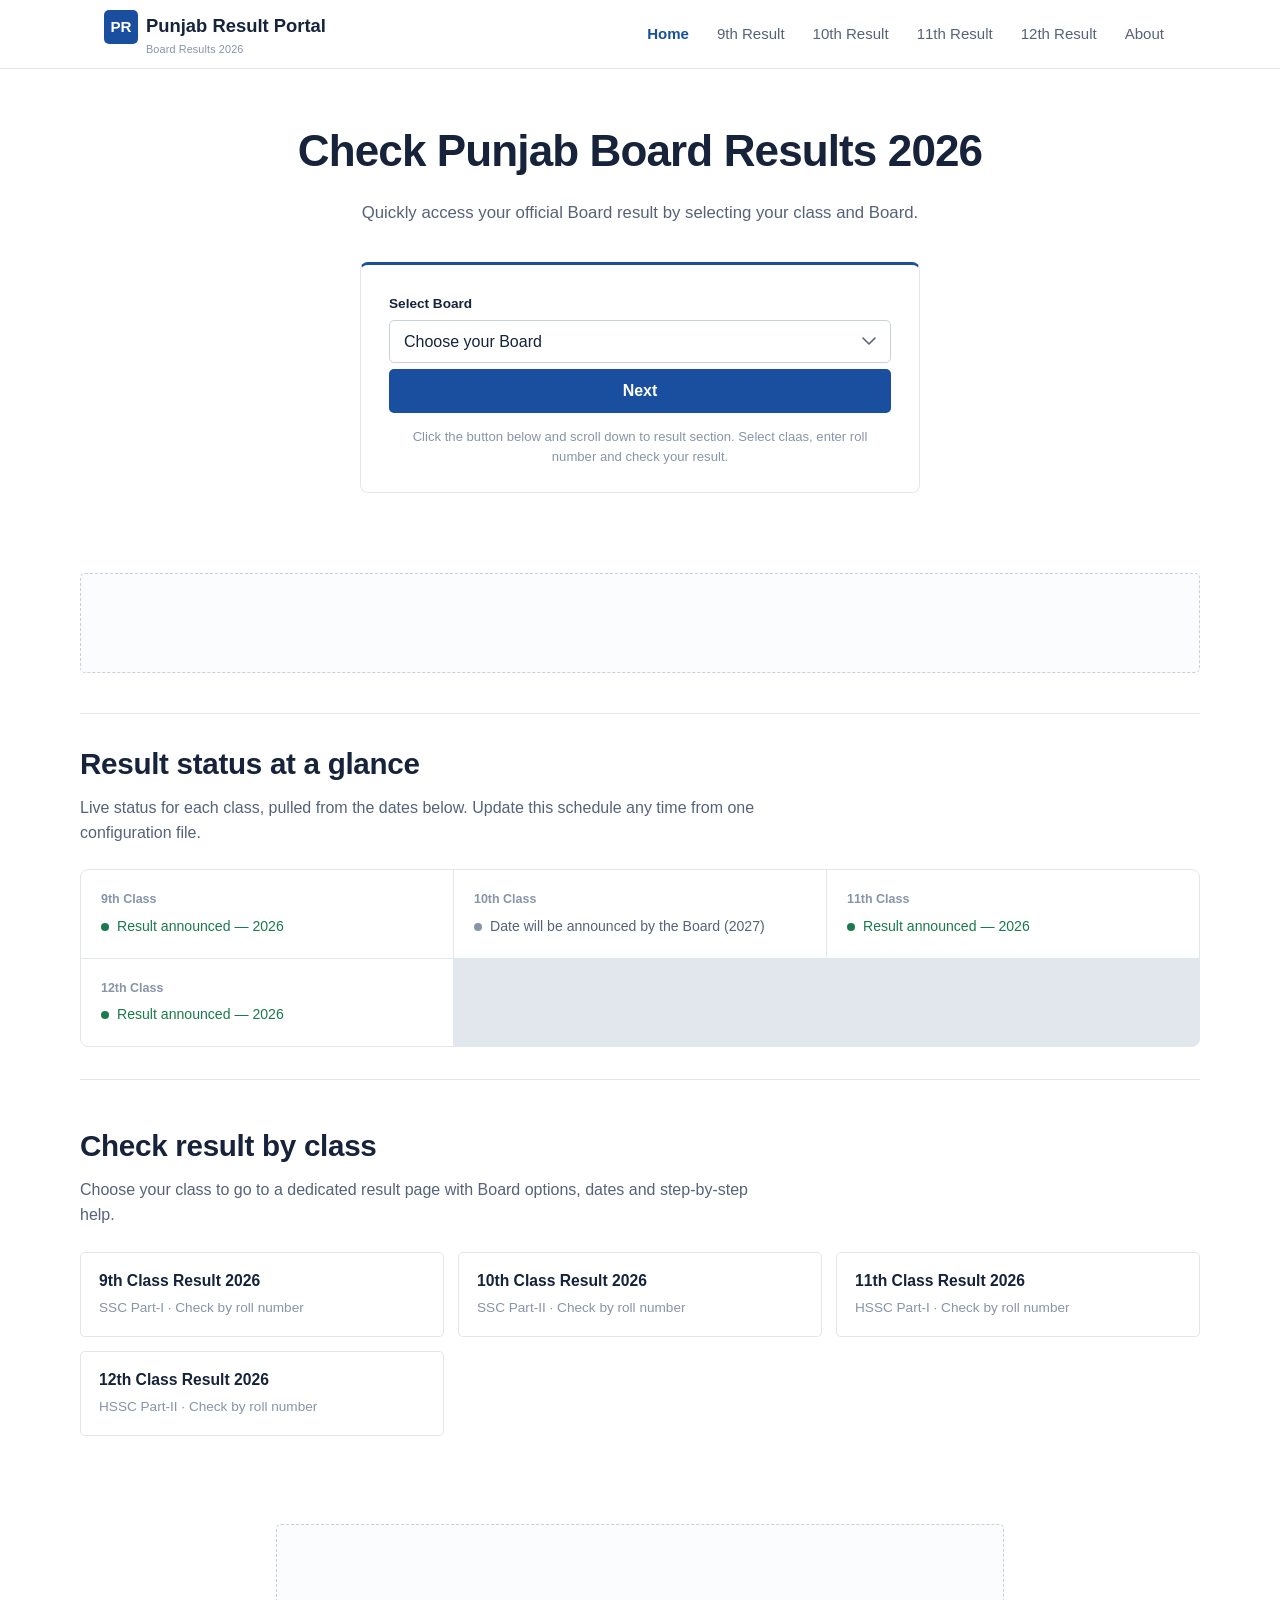
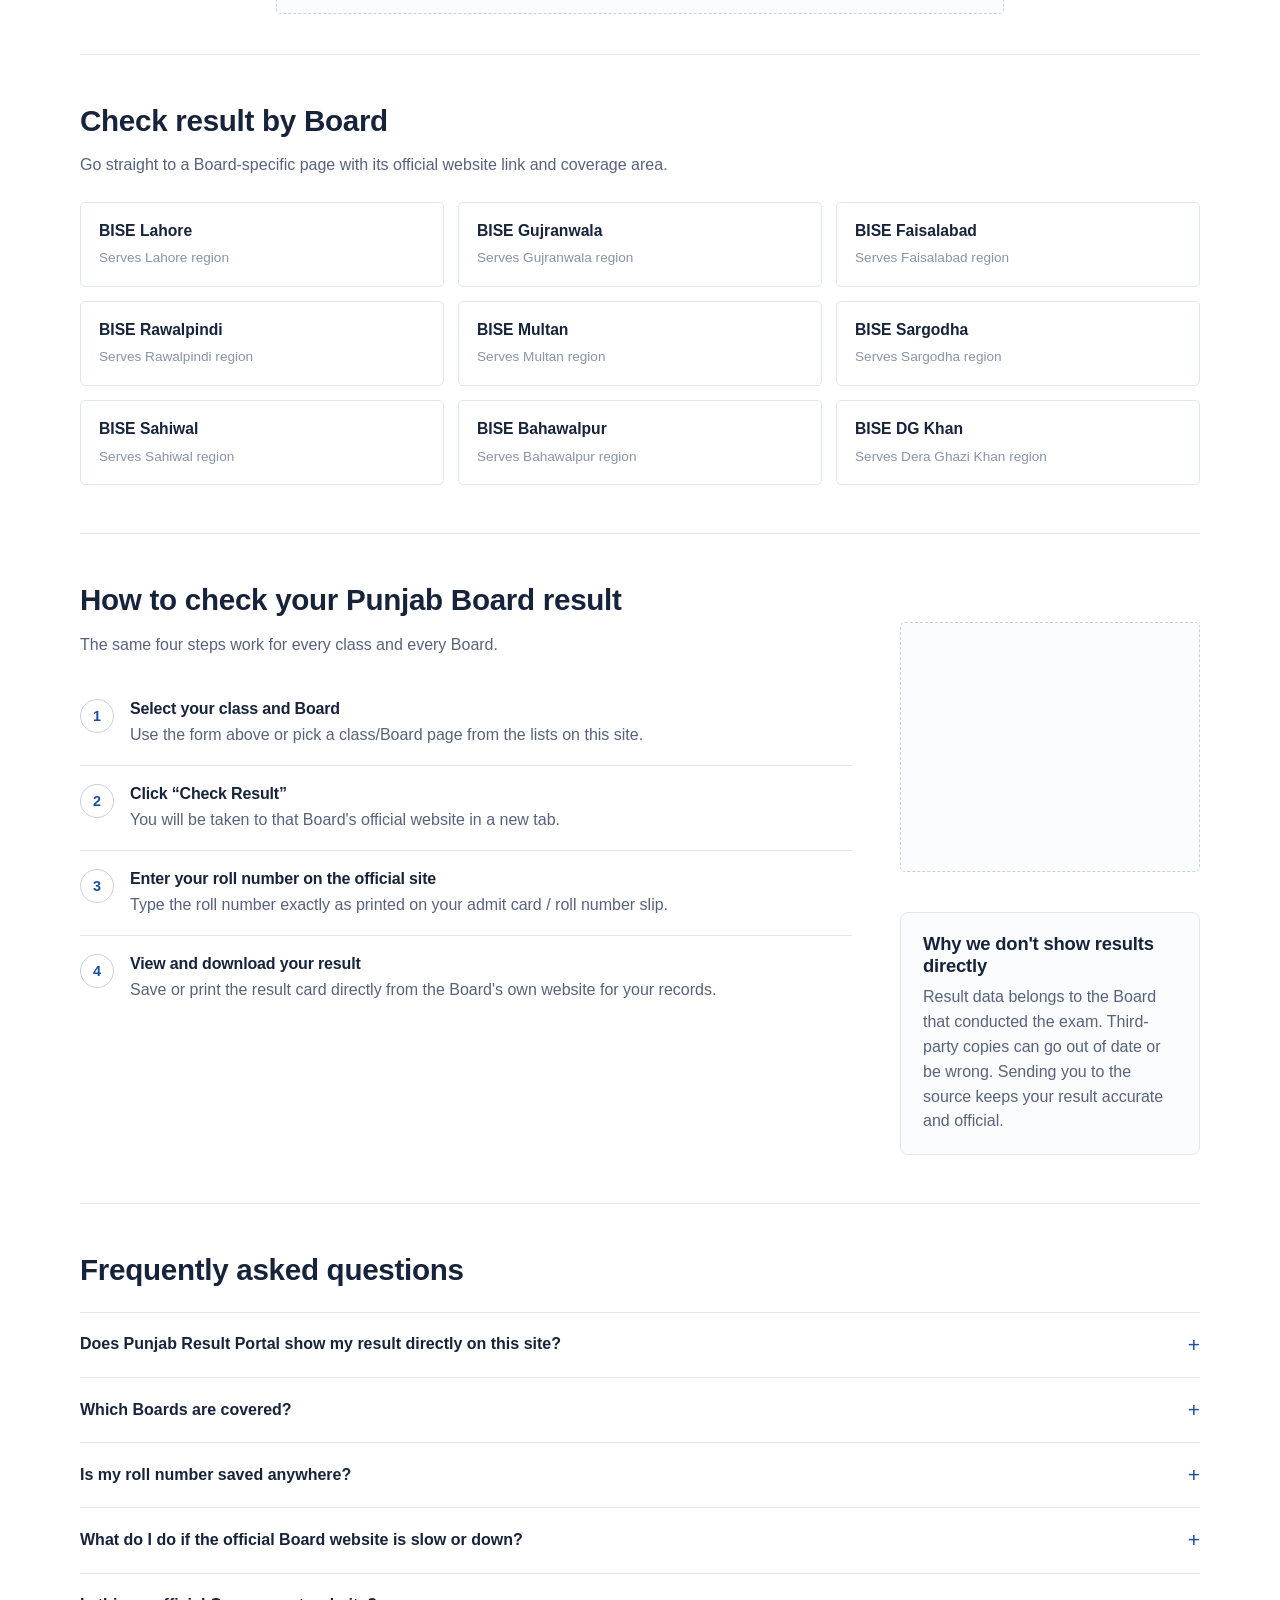
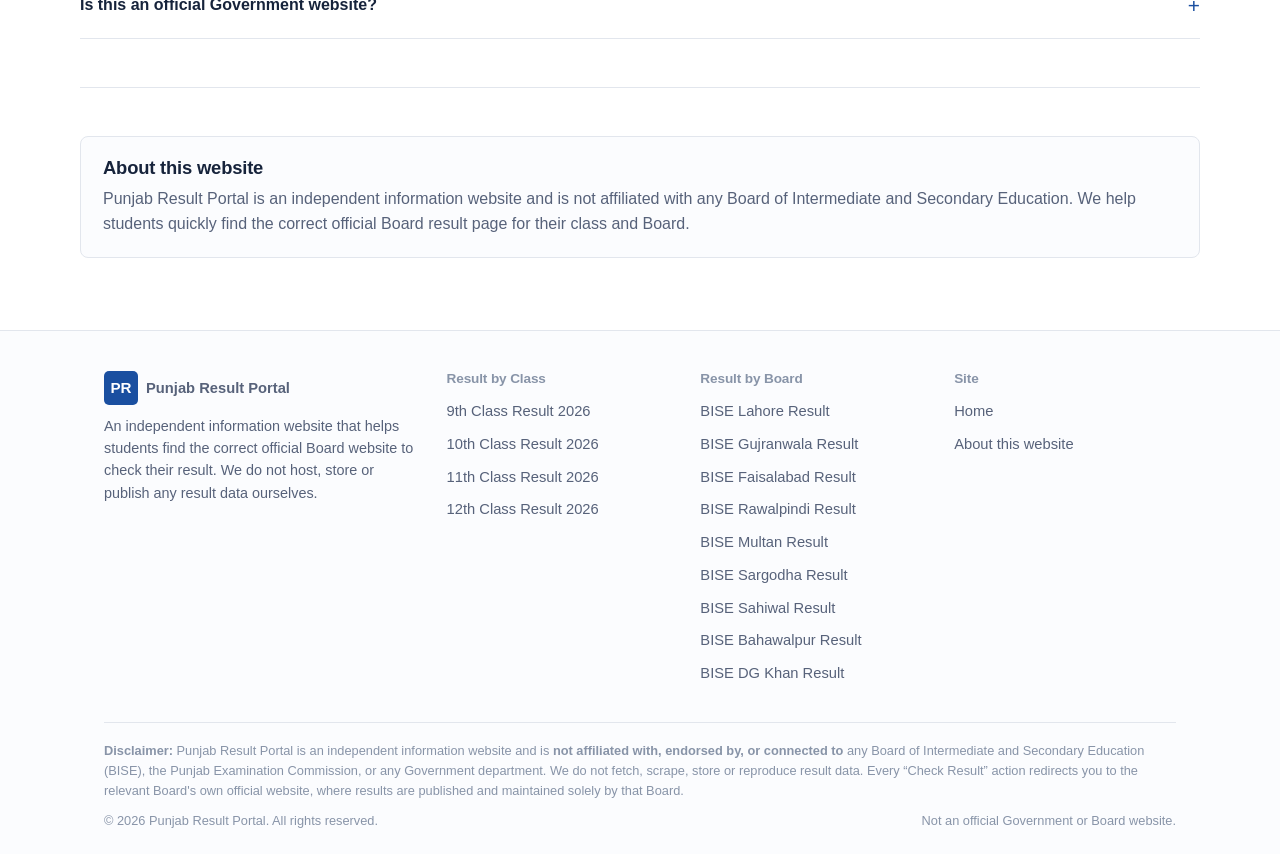
<file: index.html>
<!DOCTYPE html>
<html lang="en">
<head>
  <meta name="google-site-verification" content="BjEUzVg7fIVdpSBOD7DQGEQIDx_iAGjYbN6xf0DiauQ" />
  <meta charset="UTF-8">
  <meta name="viewport" content="width=device-width, initial-scale=1.0">
  <title>12th Result 2026 | Bise Gujranwala | Punjab Boards</title>
  <meta name="description" content="Check Punjab Board results 2026 for 9th, 10th, 11th and 12th class. Select your class and Board and get redirected to the correct official BISE result website.">
  <link rel="canonical" href="https://www.punjabresultportal.example/index.html">
  <meta name="robots" content="index, follow">
  <meta property="og:type" content="website">
  <meta property="og:title" content="Punjab Board Result 2026 – Check 9th, 10th, 11th & 12th Result">
  <meta property="og:description" content="Check Punjab Board results 2026 for 9th, 10th, 11th and 12th class. Select your class and Board and get redirected to the correct official BISE result website.">
  <meta property="og:url" content="https://www.punjabresultportal.example/index.html">
  <meta property="og:site_name" content="Punjab Result Portal">
  <meta name="twitter:card" content="summary">
  <meta name="twitter:title" content="Punjab Board Result 2026 – Check 9th, 10th, 11th & 12th Result">
  <meta name="twitter:description" content="Check Punjab Board results 2026 for 9th, 10th, 11th and 12th class. Select your class and Board and get redirected to the correct official BISE result website.">
  <link rel="icon" href="data:image/svg+xml,<svg xmlns=%22http://www.w3.org/2000/svg%22 viewBox=%220 0 32 32%22><rect width=%2232%22 height=%2232%22 rx=%226%22 fill=%22%231a4fa0%22/><text x=%2216%22 y=%2222%22 font-family=%22Arial%22 font-size=%2215%22 font-weight=%22700%22 fill=%22white%22 text-anchor=%22middle%22>PR</text></svg>">
  <link rel="stylesheet" href="css/style.css">
  <script type="application/ld+json">{"@context": "https://schema.org", "@graph": [{"@type": "WebSite", "name": "Punjab Result Portal", "url": "https://www.punjabresultportal.example/", "description": "Independent information portal that redirects students to official Punjab Board result websites."}, {"@type": "Organization", "name": "Punjab Result Portal", "url": "https://www.punjabresultportal.example/"}]}</script>
</head>
<body>
  <a class="skip-link" href="#main">Skip to content</a>
  <header class="site-header">
    <div class="container site-header__bar">
      <a href="index.html" class="brand">
        <span class="brand__mark" aria-hidden="true">PR</span>
        <span>
          Punjab Result Portal
          <span class="brand__text-sub">Board Results 2026</span>
        </span>
      </a>
      <nav class="main-nav" aria-label="Primary">
        <a href="index.html" aria-current="page">Home</a>
        <a href="9th-class-result.html">9th Result</a>
        <a href="10th-class-result.html">10th Result</a>
        <a href="11th-class-result.html">11th Result</a>
        <a href="12th-class-result.html">12th Result</a>
        <a href="about.html">About</a>
      </nav>
      <button class="nav-toggle" type="button" aria-label="Open menu" aria-expanded="false">
        <svg width="20" height="20" viewBox="0 0 20 20" fill="none" aria-hidden="true">
          <path d="M2.5 5h15M2.5 10h15M2.5 15h15" stroke="#16233b" stroke-width="1.6" stroke-linecap="round"/>
        </svg>
      </button>
    </div>
  </header>

  <main id="main">
    <section class="hero container">
      <h1>Check Punjab Board Results 2026</h1>
      <p class="lead">Quickly access your official Board result by selecting your class and Board.</p>
      
      <form class="search-card" data-result-form novalidate aria-label="Check result">
        
        
        
        <div class="field">
          <label for="board">Select Board</label>
          <select id="board" name="board" required>
            <option value="">Choose your Board</option>
            <option value="lahore">BISE Lahore</option>
            <option value="gujranwala">BISE Gujranwala</option>
            <option value="faisalabad">BISE Faisalabad</option>
            <option value="rawalpindi">BISE Rawalpindi</option>
            <option value="multan">BISE Multan</option>
            <option value="sargodha">BISE Sargodha</option>
            <option value="sahiwal">BISE Sahiwal</option>
            <option value="bahawalpur">BISE Bahawalpur</option>
            <option value="dgkhan">BISE DG Khan</option>
          </select>
          <p class="field-error" role="alert"></p>
        </div>
        
        <button type="submit" class="btn btn-primary">Next</button>
        <p class="search-card__notice">Click the button below and scroll down to result section. Select claas, enter roll number and check your result.</p>
      </form>
    </section>

    <div class="ad-slot ad-slot--banner"><script async="async" data-cfasync="false" src="https://pl31136166.profitableratecpmnetwork.com/1013030b614808f39c886fa6e39109f1/invoke.js"></script>
<div id="container-1013030b614808f39c886fa6e39109f1"></div>
</div>

    <section class="section section--tight container" aria-labelledby="status-heading">
      <div class="section__head">
        <h2 id="status-heading">Result status at a glance</h2>
        <p>Live status for each class, pulled from the dates below. Update this schedule any time from one configuration file.</p>
      </div>
      <div class="info-grid">
        <div class="info-grid__item">
          <div class="label">9th Class</div>
          <p class="status-strip" data-status-for="9th" style="justify-content:flex-start;margin:6px 0 0;"><span class="status-dot"></span>Checking status&hellip;</p>
        </div>
        <div class="info-grid__item">
          <div class="label">10th Class</div>
          <p class="status-strip" data-status-for="10th" style="justify-content:flex-start;margin:6px 0 0;"><span class="status-dot"></span>Checking status&hellip;</p>
        </div>
        <div class="info-grid__item">
          <div class="label">11th Class</div>
          <p class="status-strip" data-status-for="11th" style="justify-content:flex-start;margin:6px 0 0;"><span class="status-dot"></span>Checking status&hellip;</p>
        </div>
        <div class="info-grid__item">
          <div class="label">12th Class</div>
          <p class="status-strip" data-status-for="12th" style="justify-content:flex-start;margin:6px 0 0;"><span class="status-dot"></span>Checking status&hellip;</p>
        </div>
      </div>
    </section>

    <section class="section container" aria-labelledby="by-class-heading">
      <div class="section__head">
        <h2 id="by-class-heading">Check result by class</h2>
        <p>Choose your class to go to a dedicated result page with Board options, dates and step-by-step help.</p>
      </div>
      <div class="link-grid">
        <a class="link-card" href="9th-class-result.html">
          <strong>9th Class Result 2026</strong>
          <span>SSC Part-I &middot; Check by roll number</span>
        </a>
        <a class="link-card" href="10th-class-result.html">
          <strong>10th Class Result 2026</strong>
          <span>SSC Part-II &middot; Check by roll number</span>
        </a>
        <a class="link-card" href="11th-class-result.html">
          <strong>11th Class Result 2026</strong>
          <span>HSSC Part-I &middot; Check by roll number</span>
        </a>
        <a class="link-card" href="12th-class-result.html">
          <strong>12th Class Result 2026</strong>
          <span>HSSC Part-II &middot; Check by roll number</span>
        </a>
      </div>
    </section>

    <div class="ad-slot ad-slot--inline"><script>
  atOptions = {
    'key' : '5dafb6cfe727cf14d8fda87aec66be15',
    'format' : 'iframe',
    'height' : 60,
    'width' : 468,
    'params' : {}
  };
</script>
<script src="https://www.highrevenueformat.com/5dafb6cfe727cf14d8fda87aec66be15/invoke.js"></script>
</div>

    <section class="section container" aria-labelledby="by-board-heading">
      <div class="section__head">
        <h2 id="by-board-heading">Check result by Board</h2>
        <p>Go straight to a Board-specific page with its official website link and coverage area.</p>
      </div>
      <div class="link-grid">
        <a class="link-card" href="lahore-board-result.html">
          <strong>BISE Lahore</strong>
          <span>Serves Lahore region</span>
        </a>
        <a class="link-card" href="gujranwala-board-result.html">
          <strong>BISE Gujranwala</strong>
          <span>Serves Gujranwala region</span>
        </a>
        <a class="link-card" href="faisalabad-board-result.html">
          <strong>BISE Faisalabad</strong>
          <span>Serves Faisalabad region</span>
        </a>
        <a class="link-card" href="rawalpindi-board-result.html">
          <strong>BISE Rawalpindi</strong>
          <span>Serves Rawalpindi region</span>
        </a>
        <a class="link-card" href="multan-board-result.html">
          <strong>BISE Multan</strong>
          <span>Serves Multan region</span>
        </a>
        <a class="link-card" href="sargodha-board-result.html">
          <strong>BISE Sargodha</strong>
          <span>Serves Sargodha region</span>
        </a>
        <a class="link-card" href="sahiwal-board-result.html">
          <strong>BISE Sahiwal</strong>
          <span>Serves Sahiwal region</span>
        </a>
        <a class="link-card" href="bahawalpur-board-result.html">
          <strong>BISE Bahawalpur</strong>
          <span>Serves Bahawalpur region</span>
        </a>
        <a class="link-card" href="dg-khan-board-result.html">
          <strong>BISE DG Khan</strong>
          <span>Serves Dera Ghazi Khan region</span>
        </a>
      </div>
    </section>

    <section class="section container" aria-labelledby="how-heading">
      <div class="two-col">
        <div>
          <div class="section__head">
            <h2 id="how-heading">How to check your Punjab Board result</h2>
            <p>The same four steps work for every class and every Board.</p>
          </div>
          <ol class="steps">
            <li><div><h3>Select your class and Board</h3><p>Use the form above or pick a class/Board page from the lists on this site.</p></div></li>
            <li><div><h3>Click &ldquo;Check Result&rdquo;</h3><p>You will be taken to that Board's official website in a new tab.</p></div></li>
            <li><div><h3>Enter your roll number on the official site</h3><p>Type the roll number exactly as printed on your admit card / roll number slip.</p></div></li>
            <li><div><h3>View and download your result</h3><p>Save or print the result card directly from the Board's own website for your records.</p></div></li>
          </ol>
        </div>
        <aside>
          <div class="ad-slot ad-slot--sidebar"><script>
  atOptions = {
    'key' : '99c7d95e319304e9d99450cdd186732e',
    'format' : 'iframe',
    'height' : 250,
    'width' : 300,
    'params' : {}
  };
</script>
<script src="https://www.highrevenueformat.com/99c7d95e319304e9d99450cdd186732e/invoke.js"></script>
</div>
          <div class="notice-box">
            <h3>Why we don't show results directly</h3>
            <p>Result data belongs to the Board that conducted the exam. Third-party copies can go out of date or be wrong. Sending you to the source keeps your result accurate and official.</p>
          </div>
        </aside>
      </div>
    </section>

    <section class="section container" aria-labelledby="faq-heading">
      <div class="section__head">
        <h2 id="faq-heading">Frequently asked questions</h2>
      </div>
      <div class="faq">
      <details>
        <summary>Does Punjab Result Portal show my result directly on this site?</summary>
        <p>No. This site never displays, stores or hosts result data. When you click &ldquo;Check Result&rdquo; you are redirected to the official website of the Board you selected, and your result is shown there.</p>
      </details>
      <details>
        <summary>Which Boards are covered?</summary>
        <p>All nine Punjab examination boards are covered: Lahore, Gujranwala, Faisalabad, Rawalpindi, Multan, Sargodha, Sahiwal, Bahawalpur and DG Khan.</p>
      </details>
      <details>
        <summary>Is my roll number saved anywhere?</summary>
        <p>No. We do not collect, transmit to our own servers, or store the roll number you type. It is only used locally in your browser to help you get to the right official page.</p>
      </details>
      <details>
        <summary>What do I do if the official Board website is slow or down?</summary>
        <p>Board websites can get busy right after a result is announced. Wait a few minutes and try again, or check the result through your school, as schools usually also receive result gazettes.</p>
      </details>
      <details>
        <summary>Is this an official Government website?</summary>
        <p>No. Punjab Result Portal is an independent, privately run information website and is not affiliated with any Board of Intermediate and Secondary Education or any Government department.</p>
      </details>
    </div>
    </section>

    <section class="section container">
      <div class="notice-box">
        <h3>About this website</h3>
        <p>Punjab Result Portal is an independent information website and is not affiliated with any Board of Intermediate and Secondary Education. We help students quickly find the correct official Board result page for their class and Board.</p>
      </div>
    </section>
  </main>

  <footer class="site-footer">
    <div class="container">
      <div class="footer-grid">
        <div class="footer-about">
          <a href="index.html" class="brand" style="margin-bottom:10px;">
            <span class="brand__mark" aria-hidden="true">PR</span>
            <span>Punjab Result Portal</span>
          </a>
          <p>An independent information website that helps students find the correct
            official Board website to check their result. We do not host, store or
            publish any result data ourselves.</p>
        </div>
        <div>
          <h4>Result by Class</h4>
          <ul>
            <li><a href="9th-class-result.html">9th Class Result 2026</a></li>
            <li><a href="10th-class-result.html">10th Class Result 2026</a></li>
            <li><a href="11th-class-result.html">11th Class Result 2026</a></li>
            <li><a href="12th-class-result.html">12th Class Result 2026</a></li>
          </ul>
        </div>
        <div>
          <h4>Result by Board</h4>
          <ul>
            <li><a href="lahore-board-result.html">BISE Lahore Result</a></li>
            <li><a href="gujranwala-board-result.html">BISE Gujranwala Result</a></li>
            <li><a href="faisalabad-board-result.html">BISE Faisalabad Result</a></li>
            <li><a href="rawalpindi-board-result.html">BISE Rawalpindi Result</a></li>
            <li><a href="multan-board-result.html">BISE Multan Result</a></li>
            <li><a href="sargodha-board-result.html">BISE Sargodha Result</a></li>
            <li><a href="sahiwal-board-result.html">BISE Sahiwal Result</a></li>
            <li><a href="bahawalpur-board-result.html">BISE Bahawalpur Result</a></li>
            <li><a href="dg-khan-board-result.html">BISE DG Khan Result</a></li>
          </ul>
        </div>
        <div>
          <h4>Site</h4>
          <ul>
            <li><a href="index.html">Home</a></li>
            <li><a href="about.html">About this website</a></li>
          </ul>
        </div>
      </div>
      <div class="footer-disclaimer">
        <p><strong>Disclaimer:</strong> Punjab Result Portal is an independent
          information website and is <strong>not affiliated with, endorsed by, or
          connected to</strong> any Board of Intermediate and Secondary Education
          (BISE), the Punjab Examination Commission, or any Government department.
          We do not fetch, scrape, store or reproduce result data. Every &ldquo;Check
          Result&rdquo; action redirects you to the relevant Board's own official
          website, where results are published and maintained solely by that Board.</p>
        <div class="footer-bottom">
          <span>&copy; 2026 Punjab Result Portal. All rights reserved.</span>
          <span>Not an official Government or Board website.</span>
        </div>
      </div>
    </div>
  </footer>
  <script src="js/config.js"></script>
  <script src="js/main.js"></script>
</body>
</html>
</file>
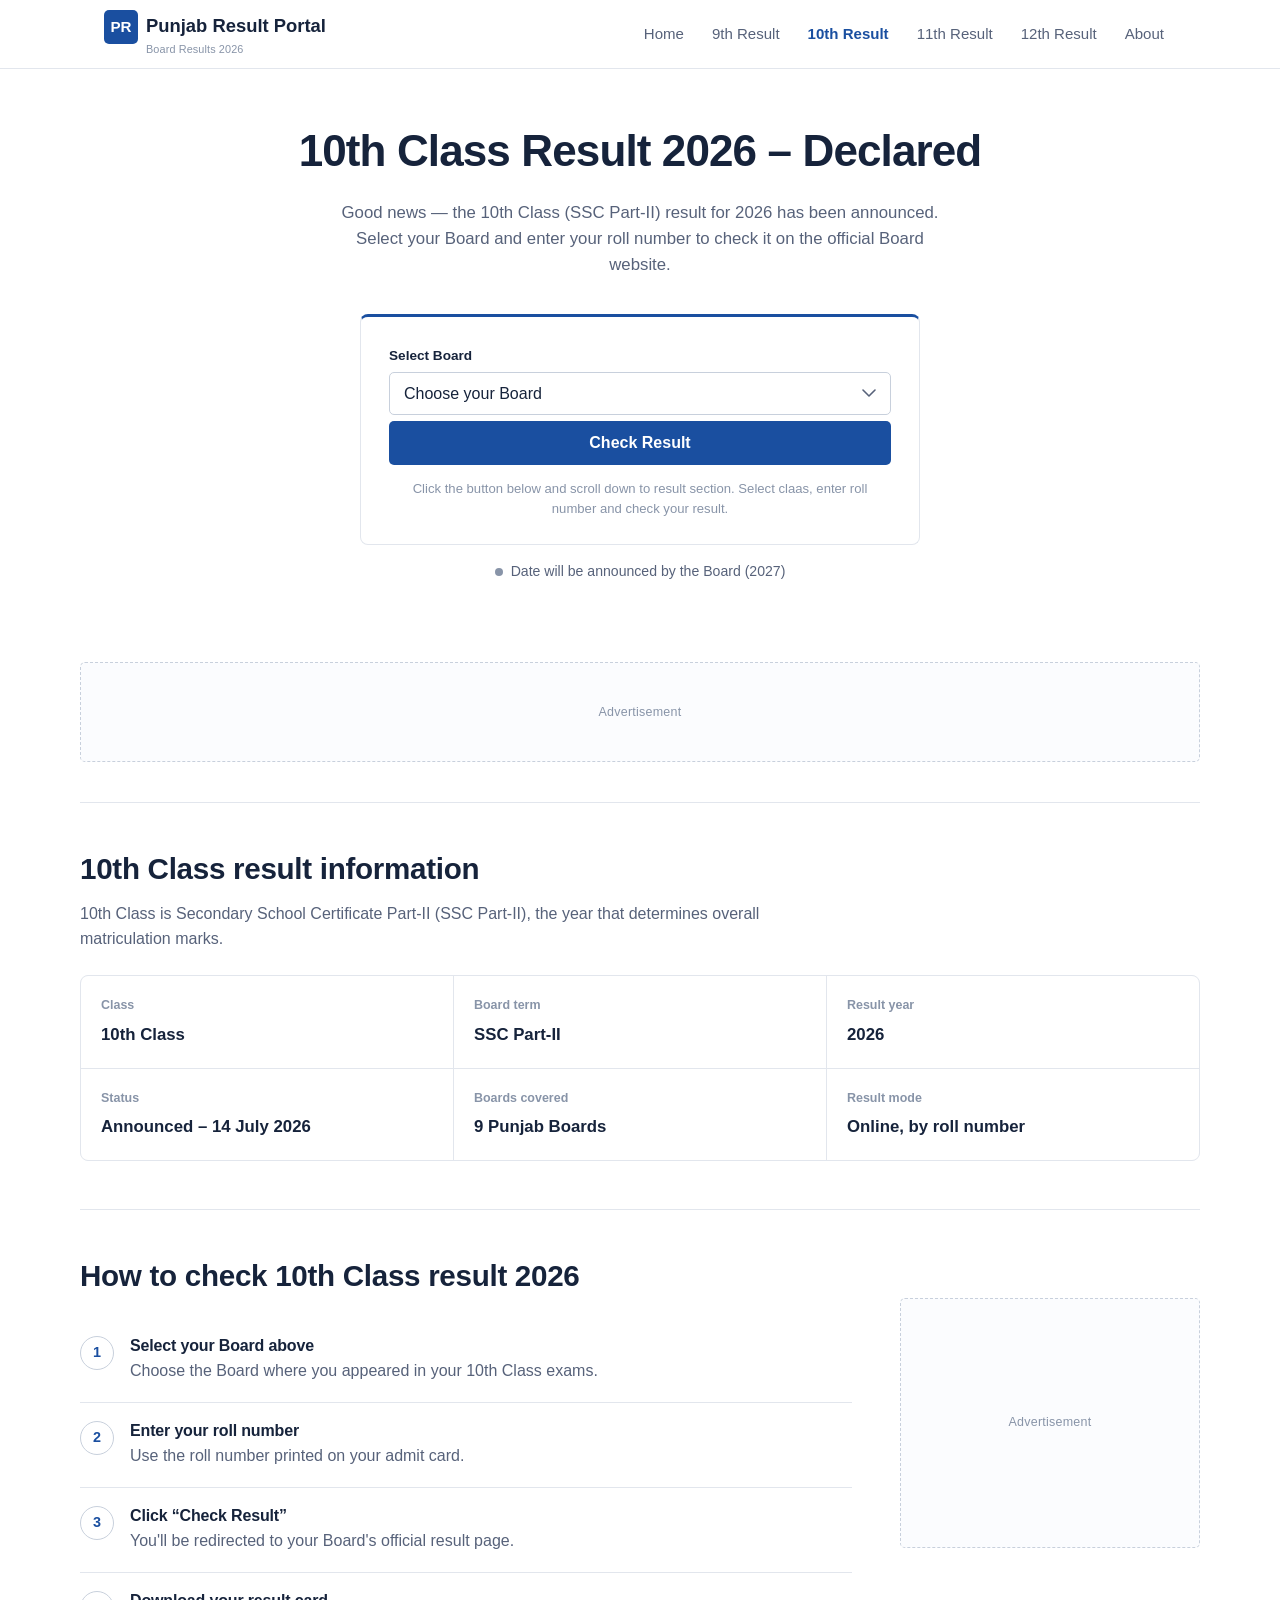
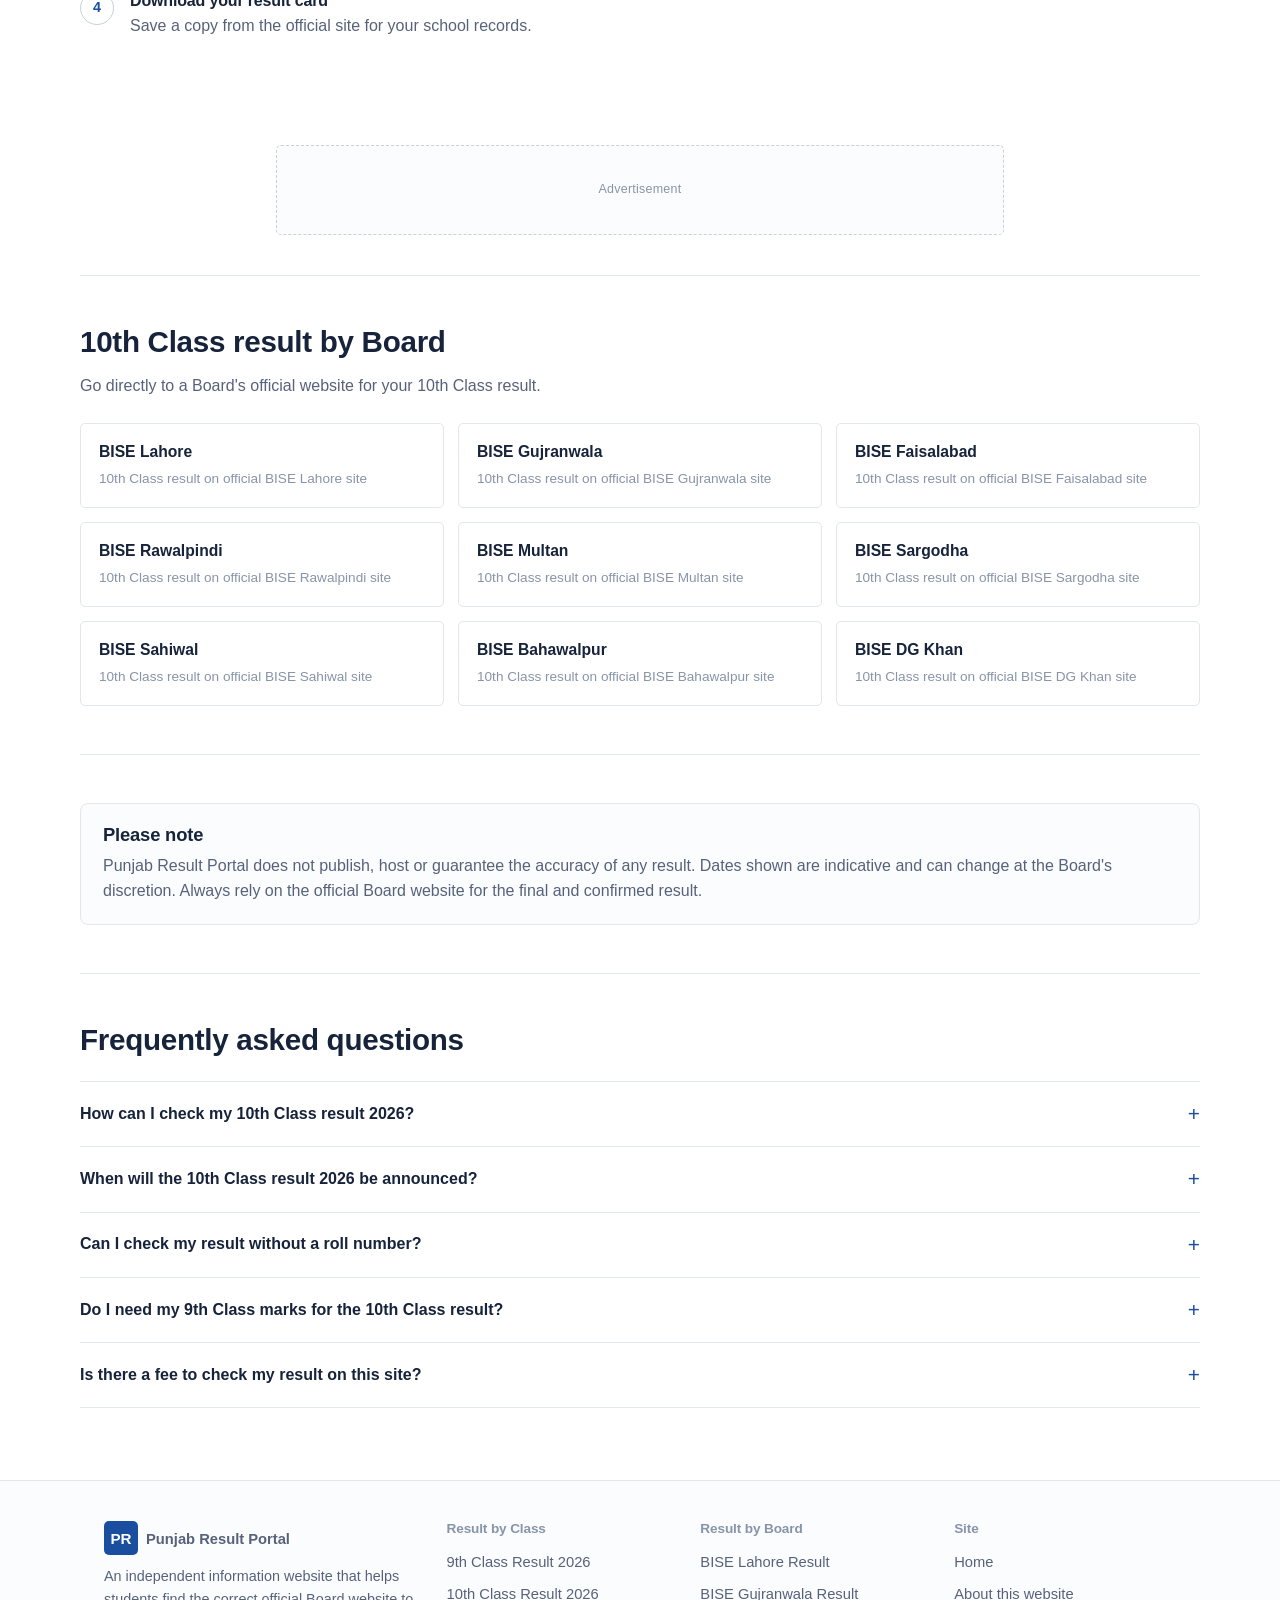
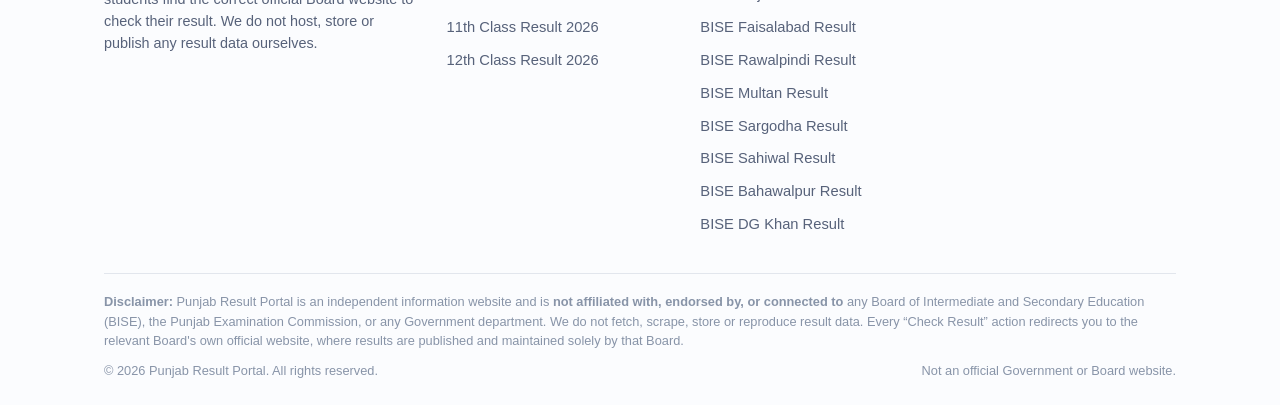
<file: 10th-class-result.html>
<!DOCTYPE html>
<html lang="en">
<head>
  <meta charset="UTF-8">
  <meta name="viewport" content="width=device-width, initial-scale=1.0">
  <title>10th Class Result 2026 Declared | Punjab Boards – Check Now</title>
  <meta name="description" content="10th Class Result 2026 has been declared. Check your result for all Punjab Boards by roll number — you'll be taken straight to the official Board result portal.">
  <link rel="canonical" href="https://www.punjabresultportal.example/10th-class-result.html">
  <meta name="robots" content="index, follow">
  <meta property="og:type" content="website">
  <meta property="og:title" content="10th Class Result 2026 Declared | Punjab Boards – Check Now">
  <meta property="og:description" content="10th Class Result 2026 has been declared. Check your result for all Punjab Boards by roll number — you'll be taken straight to the official Board result portal.">
  <meta property="og:url" content="https://www.punjabresultportal.example/10th-class-result.html">
  <meta property="og:site_name" content="Punjab Result Portal">
  <meta name="twitter:card" content="summary">
  <meta name="twitter:title" content="10th Class Result 2026 Declared | Punjab Boards – Check Now">
  <meta name="twitter:description" content="10th Class Result 2026 has been declared. Check your result for all Punjab Boards by roll number — you'll be taken straight to the official Board result portal.">
  <link rel="icon" href="data:image/svg+xml,<svg xmlns=%22http://www.w3.org/2000/svg%22 viewBox=%220 0 32 32%22><rect width=%2232%22 height=%2232%22 rx=%226%22 fill=%22%231a4fa0%22/><text x=%2216%22 y=%2222%22 font-family=%22Arial%22 font-size=%2215%22 font-weight=%22700%22 fill=%22white%22 text-anchor=%22middle%22>PR</text></svg>">
  <link rel="stylesheet" href="css/style.css">
  <script type="application/ld+json">{"@context": "https://schema.org", "@type": "FAQPage", "mainEntity": [{"@type": "Question", "name": "How can I check my 10th Class result 2026?", "acceptedAnswer": {"@type": "Answer", "text": "Select &ldquo;10th Class&rdquo; and your Board on this page, then click &ldquo;Check Result&rdquo;. You will be redirected to your Board's official website, where you enter your roll number to view the result."}}, {"@type": "Question", "name": "When will the 10th Class result 2026 be announced?", "acceptedAnswer": {"@type": "Answer", "text": "The expected date shown above is provisional and set by the Board. Always confirm the exact date and time from your Board's official website closer to the announcement."}}, {"@type": "Question", "name": "Can I check my result without a roll number?", "acceptedAnswer": {"@type": "Answer", "text": "Most Board websites require a roll number. If you've lost your roll number slip, contact your school or the Board's help desk to recover it."}}, {"@type": "Question", "name": "Do I need my 9th Class marks for the 10th Class result?", "acceptedAnswer": {"@type": "Answer", "text": "Yes. The final SSC result is typically a combination of your 9th Class (Part-I) and 10th Class (Part-II) marks, calculated by the Board."}}, {"@type": "Question", "name": "Is there a fee to check my result on this site?", "acceptedAnswer": {"@type": "Answer", "text": "No. Punjab Result Portal is free to use. We only link you to the Board's own website, where checking your result is also free."}}]}</script>
</head>
<body>
  <a class="skip-link" href="#main">Skip to content</a>
  <header class="site-header">
    <div class="container site-header__bar">
      <a href="index.html" class="brand">
        <span class="brand__mark" aria-hidden="true">PR</span>
        <span>
          Punjab Result Portal
          <span class="brand__text-sub">Board Results 2026</span>
        </span>
      </a>
      <nav class="main-nav" aria-label="Primary">
        <a href="index.html">Home</a>
        <a href="9th-class-result.html">9th Result</a>
        <a href="10th-class-result.html" aria-current="page">10th Result</a>
        <a href="11th-class-result.html">11th Result</a>
        <a href="12th-class-result.html">12th Result</a>
        <a href="about.html">About</a>
      </nav>
      <button class="nav-toggle" type="button" aria-label="Open menu" aria-expanded="false">
        <svg width="20" height="20" viewBox="0 0 20 20" fill="none" aria-hidden="true">
          <path d="M2.5 5h15M2.5 10h15M2.5 15h15" stroke="#16233b" stroke-width="1.6" stroke-linecap="round"/>
        </svg>
      </button>
    </div>
  </header>

  <main id="main">
    <section class="hero container">
      <h1>10th Class Result 2026 – Declared</h1>
      <p class="lead">Good news — the 10th Class (SSC Part-II) result for 2026 has been announced. Select your Board and enter your roll number to check it on the official Board website.</p>
      
      <form class="search-card" data-result-form data-preset-class="10th" novalidate aria-label="Check result">
        
        
        <div class="field">
          <label for="board">Select Board</label>
          <select id="board" name="board" required>
            <option value="">Choose your Board</option>
            <option value="lahore">BISE Lahore</option>
            <option value="gujranwala">BISE Gujranwala</option>
            <option value="faisalabad">BISE Faisalabad</option>
            <option value="rawalpindi">BISE Rawalpindi</option>
            <option value="multan">BISE Multan</option>
            <option value="sargodha">BISE Sargodha</option>
            <option value="sahiwal">BISE Sahiwal</option>
            <option value="bahawalpur">BISE Bahawalpur</option>
            <option value="dgkhan">BISE DG Khan</option>
          </select>
          <p class="field-error" role="alert"></p>
        </div>
        
        <button type="submit" class="btn btn-primary">Check Result</button>
        <p class="search-card__notice">Click the button below and scroll down to result section. Select claas, enter roll number and check your result.</p>
      </form>
      <p class="status-strip" data-status-for="10th"><span class="status-dot"></span>Loading status&hellip;</p>
    </section>

    <div class="ad-slot ad-slot--banner"><span>Advertisement</span></div>

    <section class="section container">
      <div class="section__head">
        <h2>10th Class result information</h2>
        <p>10th Class is Secondary School Certificate Part-II (SSC Part-II), the year that determines overall matriculation marks.</p>
      </div>
      <div class="info-grid">
        <div class="info-grid__item"><div class="label">Class</div><div class="value">10th Class</div></div>
        <div class="info-grid__item"><div class="label">Board term</div><div class="value">SSC Part-II</div></div>
        <div class="info-grid__item"><div class="label">Result year</div><div class="value">2026</div></div>
        <div class="info-grid__item"><div class="label">Status</div><div class="value">Announced &ndash; 14 July 2026</div></div>
        <div class="info-grid__item"><div class="label">Boards covered</div><div class="value">9 Punjab Boards</div></div>
        <div class="info-grid__item"><div class="label">Result mode</div><div class="value">Online, by roll number</div></div>
      </div>
    </section>

    <section class="section container">
      <div class="two-col">
        <div>
          <div class="section__head">
            <h2>How to check 10th Class result 2026</h2>
          </div>
          <ol class="steps">
            <li><div><h3>Select your Board above</h3><p>Choose the Board where you appeared in your 10th Class exams.</p></div></li>
            <li><div><h3>Enter your roll number</h3><p>Use the roll number printed on your admit card.</p></div></li>
            <li><div><h3>Click &ldquo;Check Result&rdquo;</h3><p>You'll be redirected to your Board's official result page.</p></div></li>
            <li><div><h3>Download your result card</h3><p>Save a copy from the official site for your school records.</p></div></li>
          </ol>
        </div>
        <aside>
          <div class="ad-slot ad-slot--sidebar"><span>Advertisement</span></div>
        </aside>
      </div>
    </section>

    <div class="ad-slot ad-slot--inline"><span>Advertisement</span></div>

    <section class="section container">
      <div class="section__head">
        <h2>10th Class result by Board</h2>
        <p>Go directly to a Board's official website for your 10th Class result.</p>
      </div>
      <div class="link-grid">
        <a class="link-card" href="lahore-board-result.html">
          <strong>BISE Lahore</strong>
          <span>10th Class result on official BISE Lahore site</span>
        </a>
        <a class="link-card" href="gujranwala-board-result.html">
          <strong>BISE Gujranwala</strong>
          <span>10th Class result on official BISE Gujranwala site</span>
        </a>
        <a class="link-card" href="faisalabad-board-result.html">
          <strong>BISE Faisalabad</strong>
          <span>10th Class result on official BISE Faisalabad site</span>
        </a>
        <a class="link-card" href="rawalpindi-board-result.html">
          <strong>BISE Rawalpindi</strong>
          <span>10th Class result on official BISE Rawalpindi site</span>
        </a>
        <a class="link-card" href="multan-board-result.html">
          <strong>BISE Multan</strong>
          <span>10th Class result on official BISE Multan site</span>
        </a>
        <a class="link-card" href="sargodha-board-result.html">
          <strong>BISE Sargodha</strong>
          <span>10th Class result on official BISE Sargodha site</span>
        </a>
        <a class="link-card" href="sahiwal-board-result.html">
          <strong>BISE Sahiwal</strong>
          <span>10th Class result on official BISE Sahiwal site</span>
        </a>
        <a class="link-card" href="bahawalpur-board-result.html">
          <strong>BISE Bahawalpur</strong>
          <span>10th Class result on official BISE Bahawalpur site</span>
        </a>
        <a class="link-card" href="dg-khan-board-result.html">
          <strong>BISE DG Khan</strong>
          <span>10th Class result on official BISE DG Khan site</span>
        </a>
      </div>
    </section>

    <section class="section container">
      <div class="notice-box">
        <h3>Please note</h3>
        <p>Punjab Result Portal does not publish, host or guarantee the accuracy of any result. Dates shown are indicative and can change at the Board's discretion. Always rely on the official Board website for the final and confirmed result.</p>
      </div>
    </section>

    <section class="section container">
      <div class="section__head"><h2>Frequently asked questions</h2></div>
      <div class="faq">
      <details>
        <summary>How can I check my 10th Class result 2026?</summary>
        <p>Select &ldquo;10th Class&rdquo; and your Board on this page, then click &ldquo;Check Result&rdquo;. You will be redirected to your Board's official website, where you enter your roll number to view the result.</p>
      </details>
      <details>
        <summary>When will the 10th Class result 2026 be announced?</summary>
        <p>The expected date shown above is provisional and set by the Board. Always confirm the exact date and time from your Board's official website closer to the announcement.</p>
      </details>
      <details>
        <summary>Can I check my result without a roll number?</summary>
        <p>Most Board websites require a roll number. If you've lost your roll number slip, contact your school or the Board's help desk to recover it.</p>
      </details>
      <details>
        <summary>Do I need my 9th Class marks for the 10th Class result?</summary>
        <p>Yes. The final SSC result is typically a combination of your 9th Class (Part-I) and 10th Class (Part-II) marks, calculated by the Board.</p>
      </details>
      <details>
        <summary>Is there a fee to check my result on this site?</summary>
        <p>No. Punjab Result Portal is free to use. We only link you to the Board's own website, where checking your result is also free.</p>
      </details>
    </div>
    </section>
  </main>

  <footer class="site-footer">
    <div class="container">
      <div class="footer-grid">
        <div class="footer-about">
          <a href="index.html" class="brand" style="margin-bottom:10px;">
            <span class="brand__mark" aria-hidden="true">PR</span>
            <span>Punjab Result Portal</span>
          </a>
          <p>An independent information website that helps students find the correct
            official Board website to check their result. We do not host, store or
            publish any result data ourselves.</p>
        </div>
        <div>
          <h4>Result by Class</h4>
          <ul>
            <li><a href="9th-class-result.html">9th Class Result 2026</a></li>
            <li><a href="10th-class-result.html">10th Class Result 2026</a></li>
            <li><a href="11th-class-result.html">11th Class Result 2026</a></li>
            <li><a href="12th-class-result.html">12th Class Result 2026</a></li>
          </ul>
        </div>
        <div>
          <h4>Result by Board</h4>
          <ul>
            <li><a href="lahore-board-result.html">BISE Lahore Result</a></li>
            <li><a href="gujranwala-board-result.html">BISE Gujranwala Result</a></li>
            <li><a href="faisalabad-board-result.html">BISE Faisalabad Result</a></li>
            <li><a href="rawalpindi-board-result.html">BISE Rawalpindi Result</a></li>
            <li><a href="multan-board-result.html">BISE Multan Result</a></li>
            <li><a href="sargodha-board-result.html">BISE Sargodha Result</a></li>
            <li><a href="sahiwal-board-result.html">BISE Sahiwal Result</a></li>
            <li><a href="bahawalpur-board-result.html">BISE Bahawalpur Result</a></li>
            <li><a href="dg-khan-board-result.html">BISE DG Khan Result</a></li>
          </ul>
        </div>
        <div>
          <h4>Site</h4>
          <ul>
            <li><a href="index.html">Home</a></li>
            <li><a href="about.html">About this website</a></li>
          </ul>
        </div>
      </div>
      <div class="footer-disclaimer">
        <p><strong>Disclaimer:</strong> Punjab Result Portal is an independent
          information website and is <strong>not affiliated with, endorsed by, or
          connected to</strong> any Board of Intermediate and Secondary Education
          (BISE), the Punjab Examination Commission, or any Government department.
          We do not fetch, scrape, store or reproduce result data. Every &ldquo;Check
          Result&rdquo; action redirects you to the relevant Board's own official
          website, where results are published and maintained solely by that Board.</p>
        <div class="footer-bottom">
          <span>&copy; 2026 Punjab Result Portal. All rights reserved.</span>
          <span>Not an official Government or Board website.</span>
        </div>
      </div>
    </div>
  </footer>
  <script src="js/config.js"></script>
  <script src="js/main.js"></script>
</body>
</html>
</file>
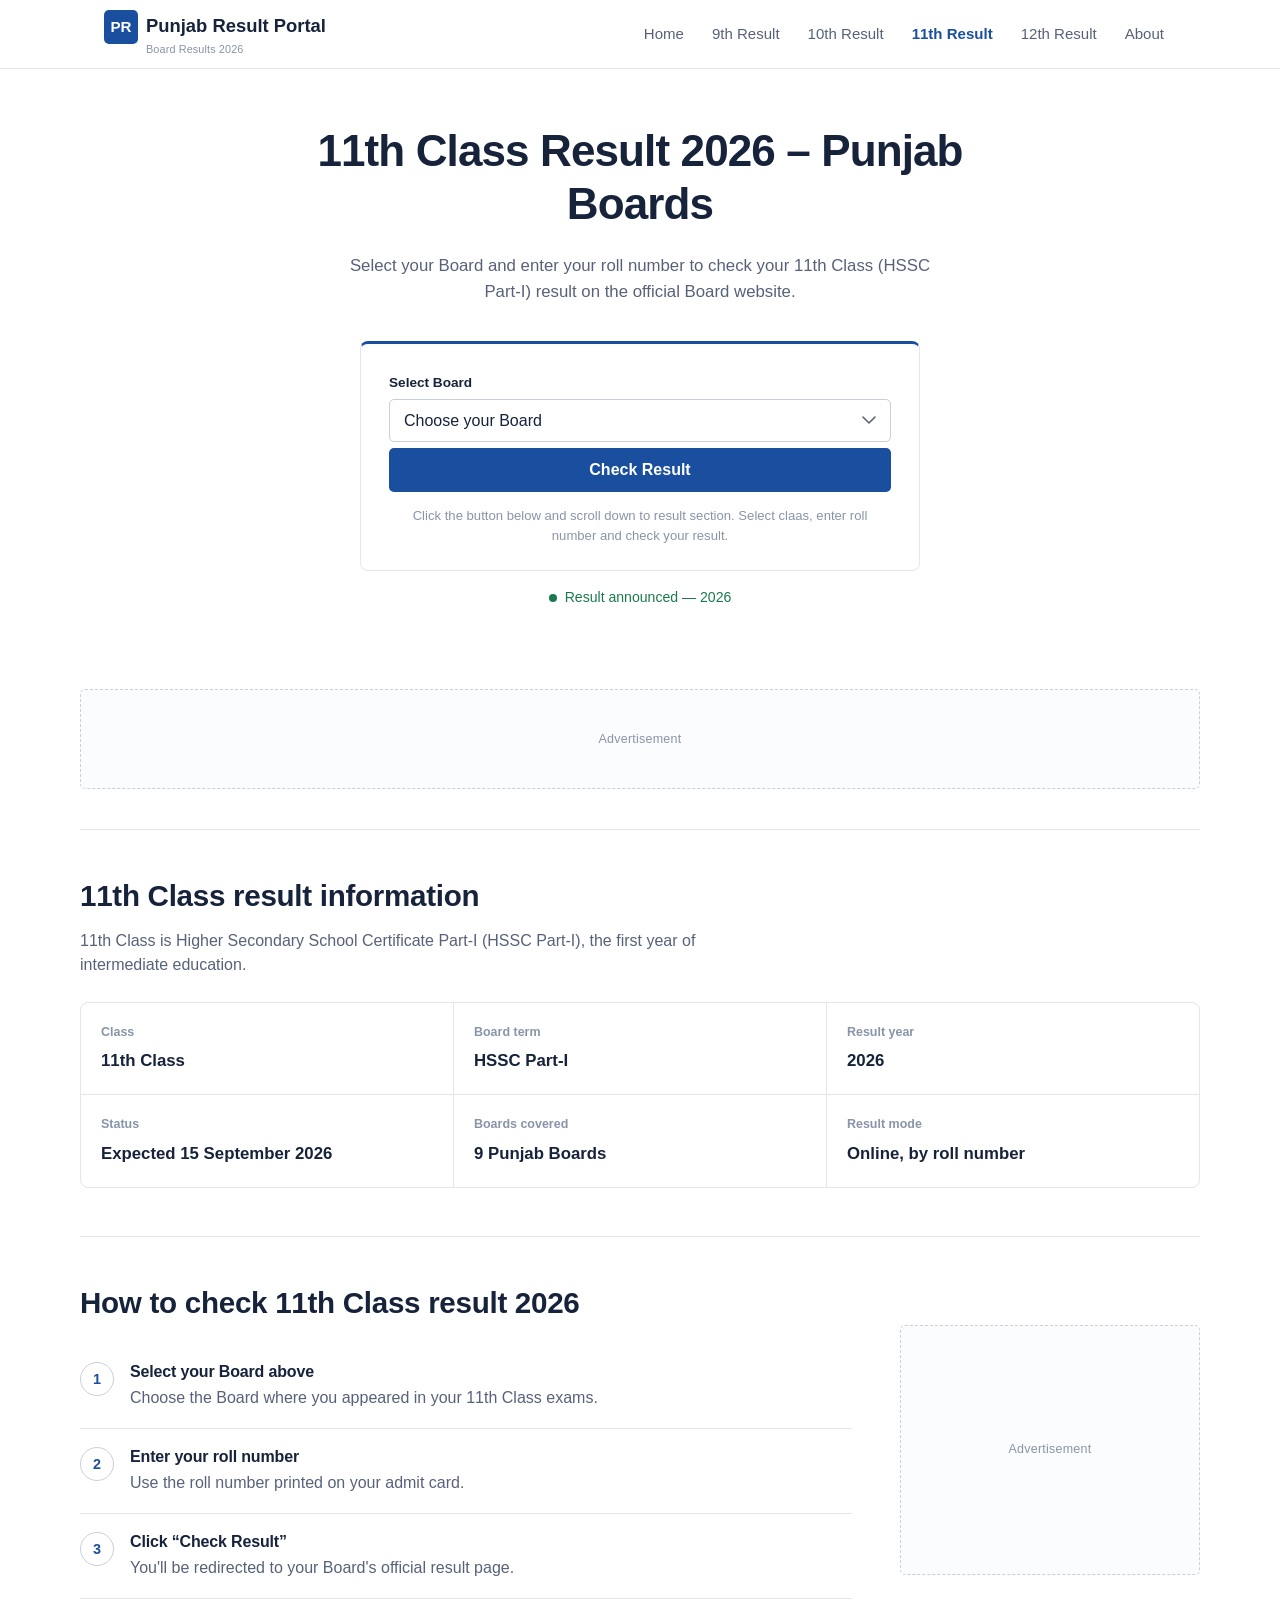
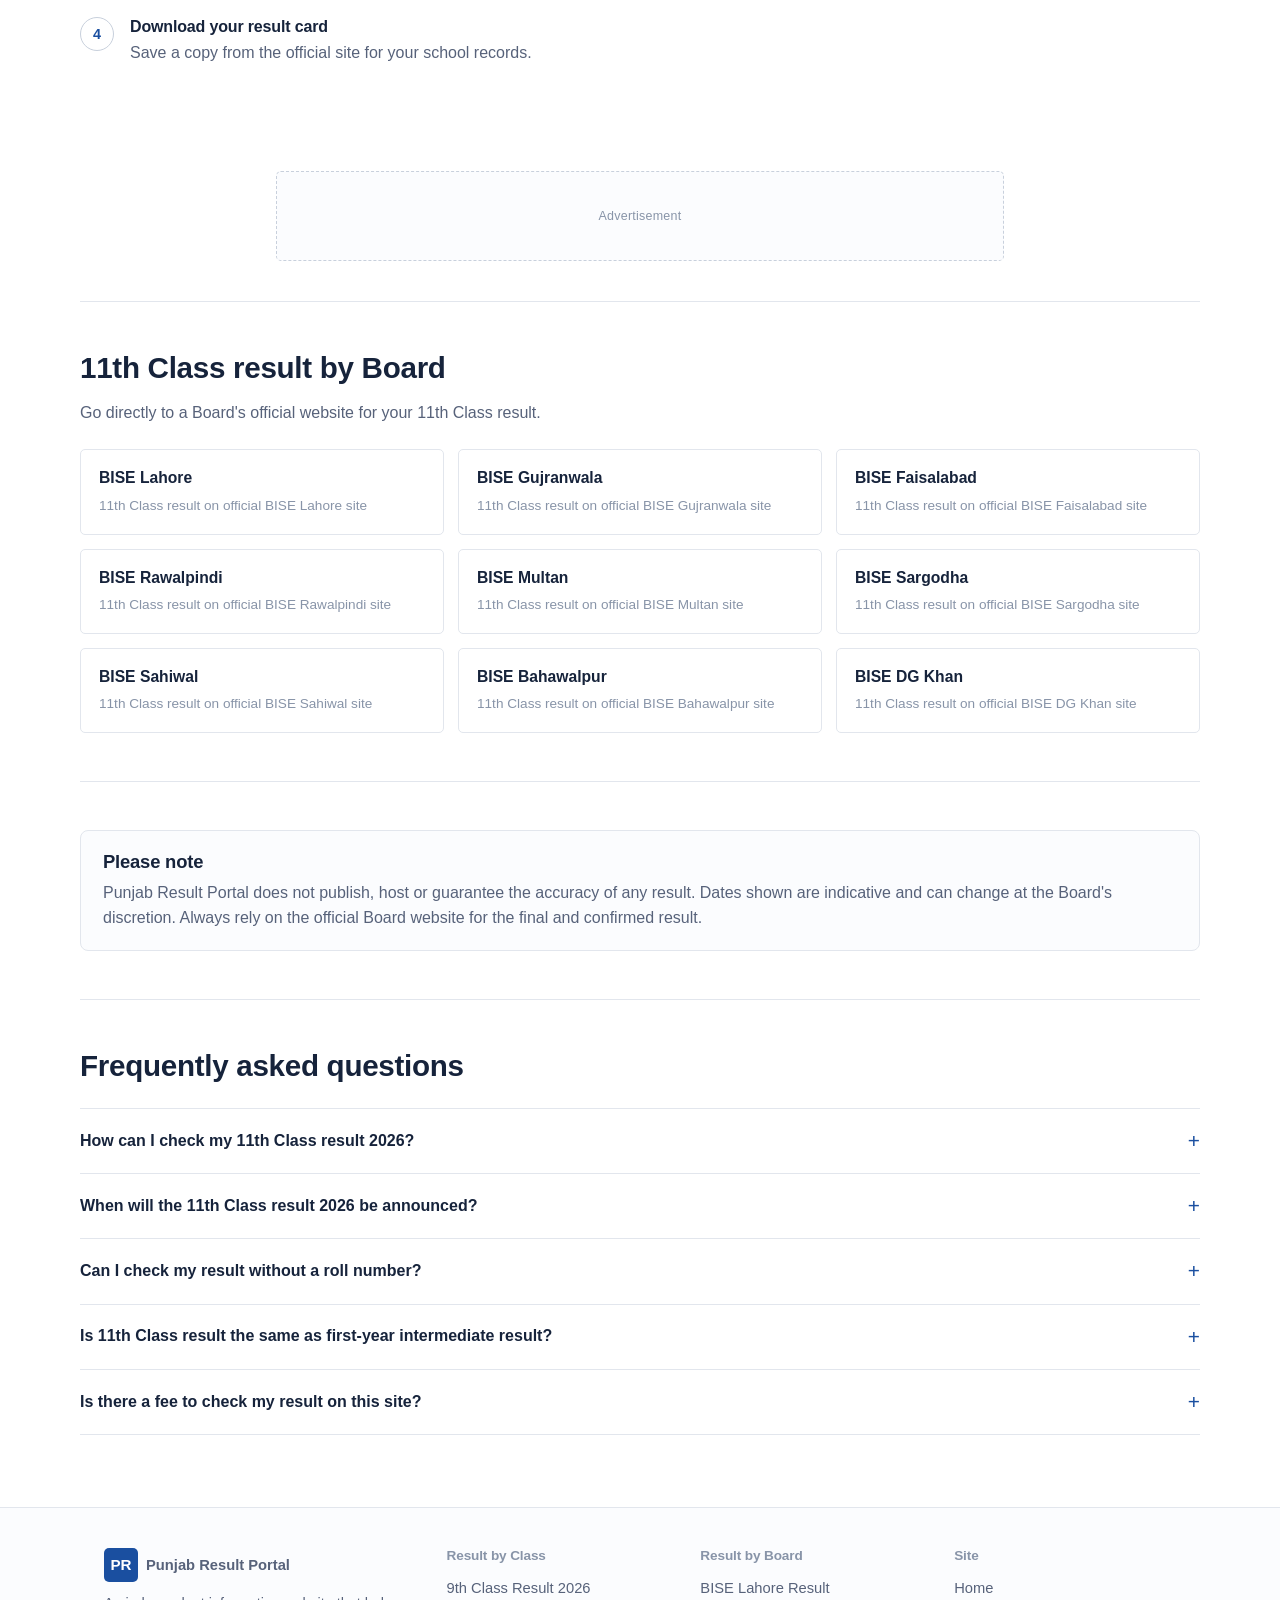
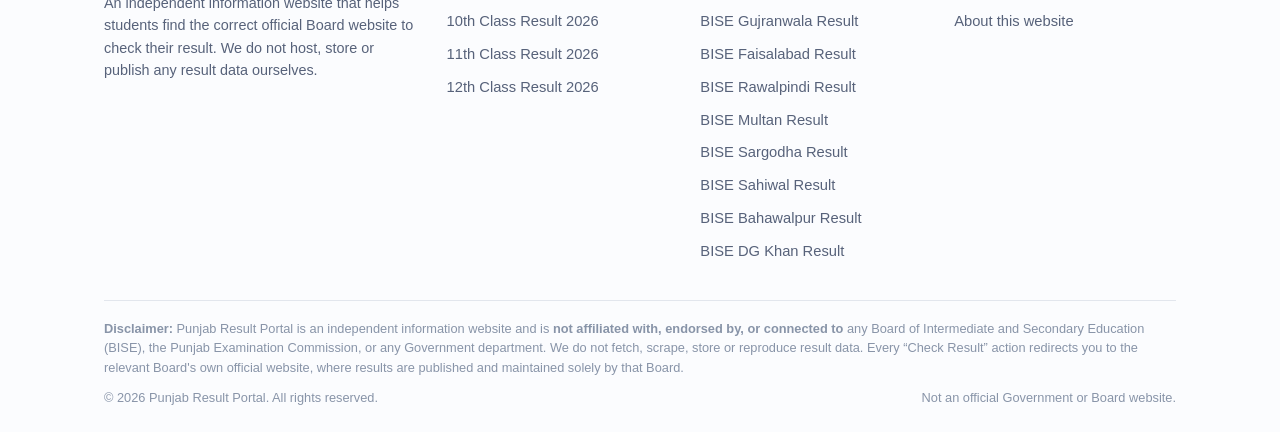
<file: 11th-class-result.html>
<!DOCTYPE html>
<html lang="en">
<head>
  <meta charset="UTF-8">
  <meta name="viewport" content="width=device-width, initial-scale=1.0">
  <title>11th Class Result 2026 | Punjab Boards – Check by Roll Number</title>
  <meta name="description" content="Check 11th Class Result 2026 for all Punjab Boards by roll number. Access the official result portal and check your result online.">
  <link rel="canonical" href="https://www.punjabresultportal.example/11th-class-result.html">
  <meta name="robots" content="index, follow">
  <meta property="og:type" content="website">
  <meta property="og:title" content="11th Class Result 2026 | Punjab Boards – Check by Roll Number">
  <meta property="og:description" content="Check 11th Class Result 2026 for all Punjab Boards by roll number. Access the official result portal and check your result online.">
  <meta property="og:url" content="https://www.punjabresultportal.example/11th-class-result.html">
  <meta property="og:site_name" content="Punjab Result Portal">
  <meta name="twitter:card" content="summary">
  <meta name="twitter:title" content="11th Class Result 2026 | Punjab Boards – Check by Roll Number">
  <meta name="twitter:description" content="Check 11th Class Result 2026 for all Punjab Boards by roll number. Access the official result portal and check your result online.">
  <link rel="icon" href="data:image/svg+xml,<svg xmlns=%22http://www.w3.org/2000/svg%22 viewBox=%220 0 32 32%22><rect width=%2232%22 height=%2232%22 rx=%226%22 fill=%22%231a4fa0%22/><text x=%2216%22 y=%2222%22 font-family=%22Arial%22 font-size=%2215%22 font-weight=%22700%22 fill=%22white%22 text-anchor=%22middle%22>PR</text></svg>">
  <link rel="stylesheet" href="css/style.css">
  <script type="application/ld+json">{"@context": "https://schema.org", "@type": "FAQPage", "mainEntity": [{"@type": "Question", "name": "How can I check my 11th Class result 2026?", "acceptedAnswer": {"@type": "Answer", "text": "Select &ldquo;11th Class&rdquo; and your Board on this page, then click &ldquo;Check Result&rdquo;. You will be redirected to your Board's official website, where you enter your roll number to view the result."}}, {"@type": "Question", "name": "When will the 11th Class result 2026 be announced?", "acceptedAnswer": {"@type": "Answer", "text": "The expected date shown above is provisional and set by the Board. Always confirm the exact date and time from your Board's official website closer to the announcement."}}, {"@type": "Question", "name": "Can I check my result without a roll number?", "acceptedAnswer": {"@type": "Answer", "text": "Most Board websites require a roll number. If you've lost your roll number slip, contact your school or the Board's help desk to recover it."}}, {"@type": "Question", "name": "Is 11th Class result the same as first-year intermediate result?", "acceptedAnswer": {"@type": "Answer", "text": "Yes, 11th Class and HSSC Part-I / first-year intermediate refer to the same result."}}, {"@type": "Question", "name": "Is there a fee to check my result on this site?", "acceptedAnswer": {"@type": "Answer", "text": "No. Punjab Result Portal is free to use. We only link you to the Board's own website, where checking your result is also free."}}]}</script>
</head>
<body>
  <a class="skip-link" href="#main">Skip to content</a>
  <header class="site-header">
    <div class="container site-header__bar">
      <a href="index.html" class="brand">
        <span class="brand__mark" aria-hidden="true">PR</span>
        <span>
          Punjab Result Portal
          <span class="brand__text-sub">Board Results 2026</span>
        </span>
      </a>
      <nav class="main-nav" aria-label="Primary">
        <a href="index.html">Home</a>
        <a href="9th-class-result.html">9th Result</a>
        <a href="10th-class-result.html">10th Result</a>
        <a href="11th-class-result.html" aria-current="page">11th Result</a>
        <a href="12th-class-result.html">12th Result</a>
        <a href="about.html">About</a>
      </nav>
      <button class="nav-toggle" type="button" aria-label="Open menu" aria-expanded="false">
        <svg width="20" height="20" viewBox="0 0 20 20" fill="none" aria-hidden="true">
          <path d="M2.5 5h15M2.5 10h15M2.5 15h15" stroke="#16233b" stroke-width="1.6" stroke-linecap="round"/>
        </svg>
      </button>
    </div>
  </header>

  <main id="main">
    <section class="hero container">
      <h1>11th Class Result 2026 – Punjab Boards</h1>
      <p class="lead">Select your Board and enter your roll number to check your 11th Class (HSSC Part-I) result on the official Board website.</p>
      
      <form class="search-card" data-result-form data-preset-class="11th" novalidate aria-label="Check result">
        
        
        <div class="field">
          <label for="board">Select Board</label>
          <select id="board" name="board" required>
            <option value="">Choose your Board</option>
            <option value="lahore">BISE Lahore</option>
            <option value="gujranwala">BISE Gujranwala</option>
            <option value="faisalabad">BISE Faisalabad</option>
            <option value="rawalpindi">BISE Rawalpindi</option>
            <option value="multan">BISE Multan</option>
            <option value="sargodha">BISE Sargodha</option>
            <option value="sahiwal">BISE Sahiwal</option>
            <option value="bahawalpur">BISE Bahawalpur</option>
            <option value="dgkhan">BISE DG Khan</option>
          </select>
          <p class="field-error" role="alert"></p>
        </div>
        
        <button type="submit" class="btn btn-primary">Check Result</button>
        <p class="search-card__notice">Click the button below and scroll down to result section. Select claas, enter roll number and check your result.</p>
      </form>
      <p class="status-strip" data-status-for="11th"><span class="status-dot"></span>Loading status&hellip;</p>
    </section>

    <div class="ad-slot ad-slot--banner"><span>Advertisement</span></div>

    <section class="section container">
      <div class="section__head">
        <h2>11th Class result information</h2>
        <p>11th Class is Higher Secondary School Certificate Part-I (HSSC Part-I), the first year of intermediate education.</p>
      </div>
      <div class="info-grid">
        <div class="info-grid__item"><div class="label">Class</div><div class="value">11th Class</div></div>
        <div class="info-grid__item"><div class="label">Board term</div><div class="value">HSSC Part-I</div></div>
        <div class="info-grid__item"><div class="label">Result year</div><div class="value">2026</div></div>
        <div class="info-grid__item"><div class="label">Status</div><div class="value">Expected 15 September 2026</div></div>
        <div class="info-grid__item"><div class="label">Boards covered</div><div class="value">9 Punjab Boards</div></div>
        <div class="info-grid__item"><div class="label">Result mode</div><div class="value">Online, by roll number</div></div>
      </div>
    </section>

    <section class="section container">
      <div class="two-col">
        <div>
          <div class="section__head">
            <h2>How to check 11th Class result 2026</h2>
          </div>
          <ol class="steps">
            <li><div><h3>Select your Board above</h3><p>Choose the Board where you appeared in your 11th Class exams.</p></div></li>
            <li><div><h3>Enter your roll number</h3><p>Use the roll number printed on your admit card.</p></div></li>
            <li><div><h3>Click &ldquo;Check Result&rdquo;</h3><p>You'll be redirected to your Board's official result page.</p></div></li>
            <li><div><h3>Download your result card</h3><p>Save a copy from the official site for your school records.</p></div></li>
          </ol>
        </div>
        <aside>
          <div class="ad-slot ad-slot--sidebar"><span>Advertisement</span></div>
        </aside>
      </div>
    </section>

    <div class="ad-slot ad-slot--inline"><span>Advertisement</span></div>

    <section class="section container">
      <div class="section__head">
        <h2>11th Class result by Board</h2>
        <p>Go directly to a Board's official website for your 11th Class result.</p>
      </div>
      <div class="link-grid">
        <a class="link-card" href="lahore-board-result.html">
          <strong>BISE Lahore</strong>
          <span>11th Class result on official BISE Lahore site</span>
        </a>
        <a class="link-card" href="gujranwala-board-result.html">
          <strong>BISE Gujranwala</strong>
          <span>11th Class result on official BISE Gujranwala site</span>
        </a>
        <a class="link-card" href="faisalabad-board-result.html">
          <strong>BISE Faisalabad</strong>
          <span>11th Class result on official BISE Faisalabad site</span>
        </a>
        <a class="link-card" href="rawalpindi-board-result.html">
          <strong>BISE Rawalpindi</strong>
          <span>11th Class result on official BISE Rawalpindi site</span>
        </a>
        <a class="link-card" href="multan-board-result.html">
          <strong>BISE Multan</strong>
          <span>11th Class result on official BISE Multan site</span>
        </a>
        <a class="link-card" href="sargodha-board-result.html">
          <strong>BISE Sargodha</strong>
          <span>11th Class result on official BISE Sargodha site</span>
        </a>
        <a class="link-card" href="sahiwal-board-result.html">
          <strong>BISE Sahiwal</strong>
          <span>11th Class result on official BISE Sahiwal site</span>
        </a>
        <a class="link-card" href="bahawalpur-board-result.html">
          <strong>BISE Bahawalpur</strong>
          <span>11th Class result on official BISE Bahawalpur site</span>
        </a>
        <a class="link-card" href="dg-khan-board-result.html">
          <strong>BISE DG Khan</strong>
          <span>11th Class result on official BISE DG Khan site</span>
        </a>
      </div>
    </section>

    <section class="section container">
      <div class="notice-box">
        <h3>Please note</h3>
        <p>Punjab Result Portal does not publish, host or guarantee the accuracy of any result. Dates shown are indicative and can change at the Board's discretion. Always rely on the official Board website for the final and confirmed result.</p>
      </div>
    </section>

    <section class="section container">
      <div class="section__head"><h2>Frequently asked questions</h2></div>
      <div class="faq">
      <details>
        <summary>How can I check my 11th Class result 2026?</summary>
        <p>Select &ldquo;11th Class&rdquo; and your Board on this page, then click &ldquo;Check Result&rdquo;. You will be redirected to your Board's official website, where you enter your roll number to view the result.</p>
      </details>
      <details>
        <summary>When will the 11th Class result 2026 be announced?</summary>
        <p>The expected date shown above is provisional and set by the Board. Always confirm the exact date and time from your Board's official website closer to the announcement.</p>
      </details>
      <details>
        <summary>Can I check my result without a roll number?</summary>
        <p>Most Board websites require a roll number. If you've lost your roll number slip, contact your school or the Board's help desk to recover it.</p>
      </details>
      <details>
        <summary>Is 11th Class result the same as first-year intermediate result?</summary>
        <p>Yes, 11th Class and HSSC Part-I / first-year intermediate refer to the same result.</p>
      </details>
      <details>
        <summary>Is there a fee to check my result on this site?</summary>
        <p>No. Punjab Result Portal is free to use. We only link you to the Board's own website, where checking your result is also free.</p>
      </details>
    </div>
    </section>
  </main>

  <footer class="site-footer">
    <div class="container">
      <div class="footer-grid">
        <div class="footer-about">
          <a href="index.html" class="brand" style="margin-bottom:10px;">
            <span class="brand__mark" aria-hidden="true">PR</span>
            <span>Punjab Result Portal</span>
          </a>
          <p>An independent information website that helps students find the correct
            official Board website to check their result. We do not host, store or
            publish any result data ourselves.</p>
        </div>
        <div>
          <h4>Result by Class</h4>
          <ul>
            <li><a href="9th-class-result.html">9th Class Result 2026</a></li>
            <li><a href="10th-class-result.html">10th Class Result 2026</a></li>
            <li><a href="11th-class-result.html">11th Class Result 2026</a></li>
            <li><a href="12th-class-result.html">12th Class Result 2026</a></li>
          </ul>
        </div>
        <div>
          <h4>Result by Board</h4>
          <ul>
            <li><a href="lahore-board-result.html">BISE Lahore Result</a></li>
            <li><a href="gujranwala-board-result.html">BISE Gujranwala Result</a></li>
            <li><a href="faisalabad-board-result.html">BISE Faisalabad Result</a></li>
            <li><a href="rawalpindi-board-result.html">BISE Rawalpindi Result</a></li>
            <li><a href="multan-board-result.html">BISE Multan Result</a></li>
            <li><a href="sargodha-board-result.html">BISE Sargodha Result</a></li>
            <li><a href="sahiwal-board-result.html">BISE Sahiwal Result</a></li>
            <li><a href="bahawalpur-board-result.html">BISE Bahawalpur Result</a></li>
            <li><a href="dg-khan-board-result.html">BISE DG Khan Result</a></li>
          </ul>
        </div>
        <div>
          <h4>Site</h4>
          <ul>
            <li><a href="index.html">Home</a></li>
            <li><a href="about.html">About this website</a></li>
          </ul>
        </div>
      </div>
      <div class="footer-disclaimer">
        <p><strong>Disclaimer:</strong> Punjab Result Portal is an independent
          information website and is <strong>not affiliated with, endorsed by, or
          connected to</strong> any Board of Intermediate and Secondary Education
          (BISE), the Punjab Examination Commission, or any Government department.
          We do not fetch, scrape, store or reproduce result data. Every &ldquo;Check
          Result&rdquo; action redirects you to the relevant Board's own official
          website, where results are published and maintained solely by that Board.</p>
        <div class="footer-bottom">
          <span>&copy; 2026 Punjab Result Portal. All rights reserved.</span>
          <span>Not an official Government or Board website.</span>
        </div>
      </div>
    </div>
  </footer>
  <script src="js/config.js"></script>
  <script src="js/main.js"></script>
</body>
</html>
</file>
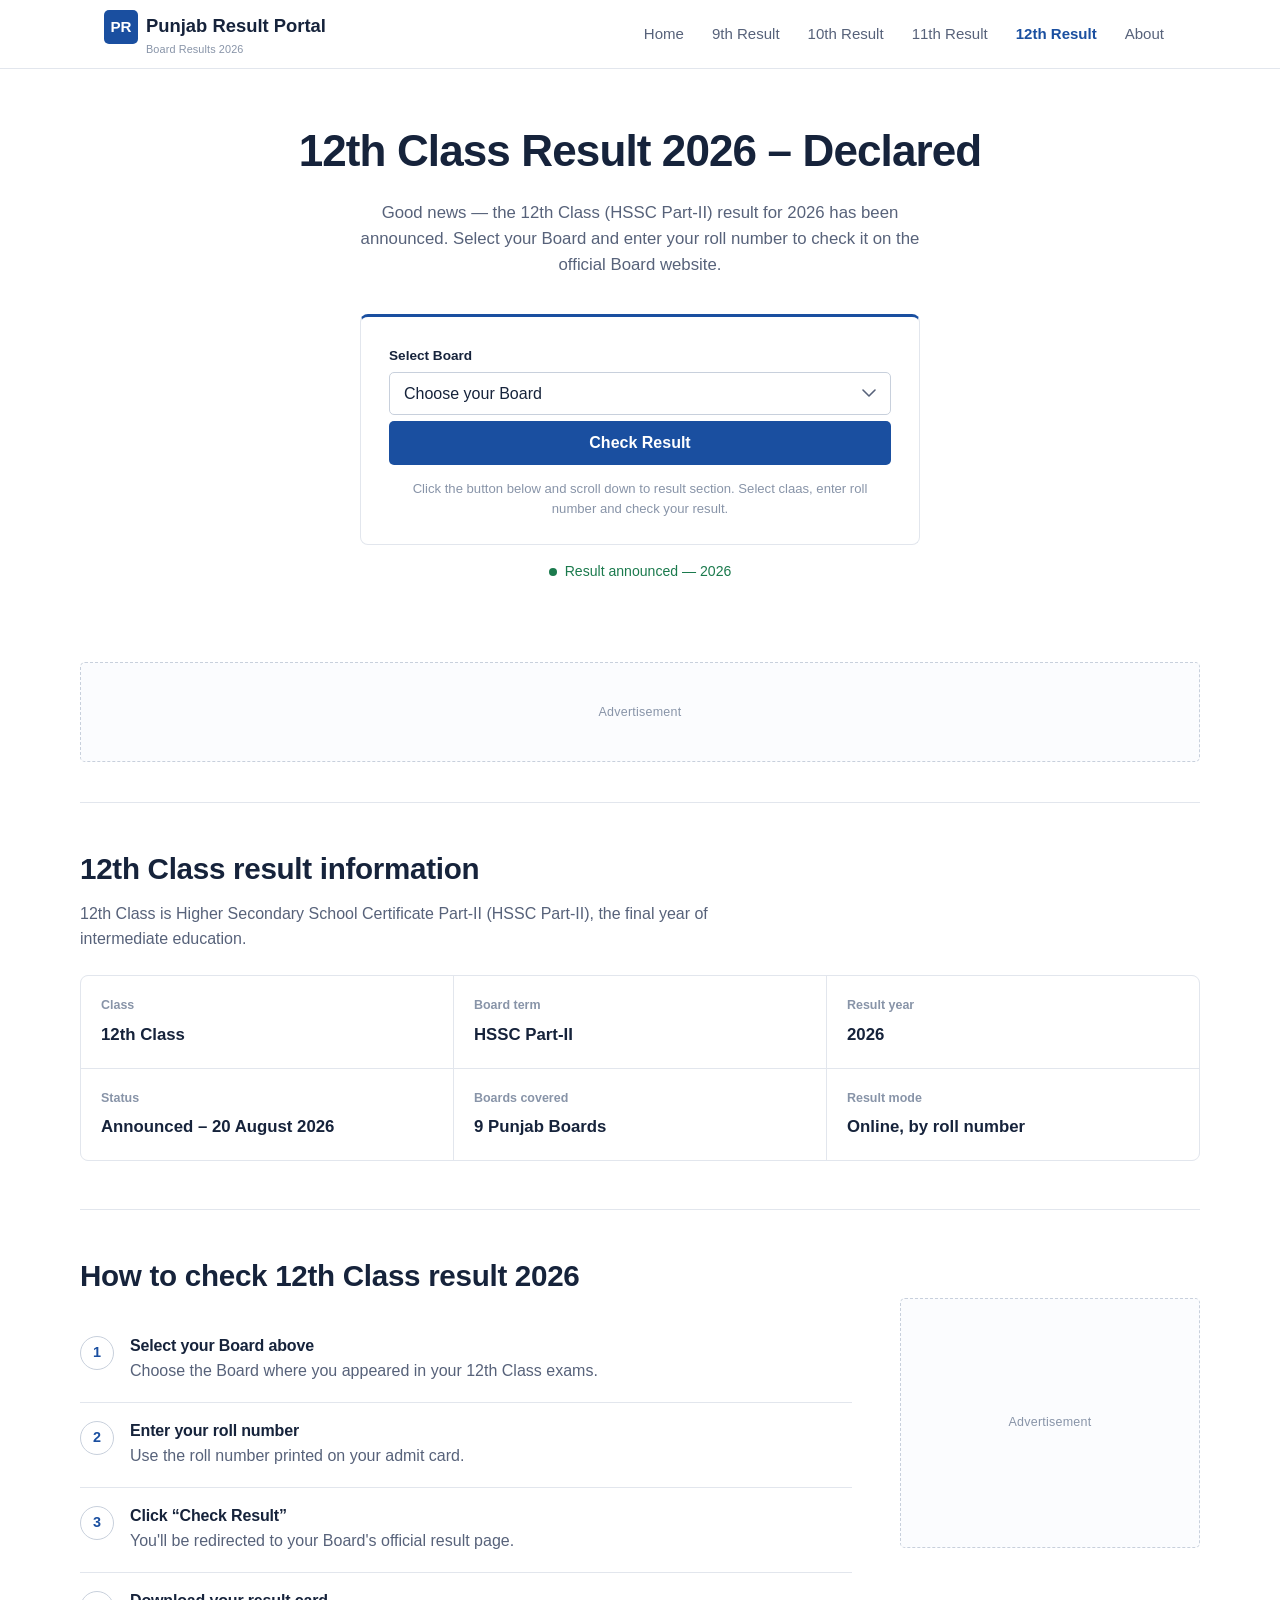
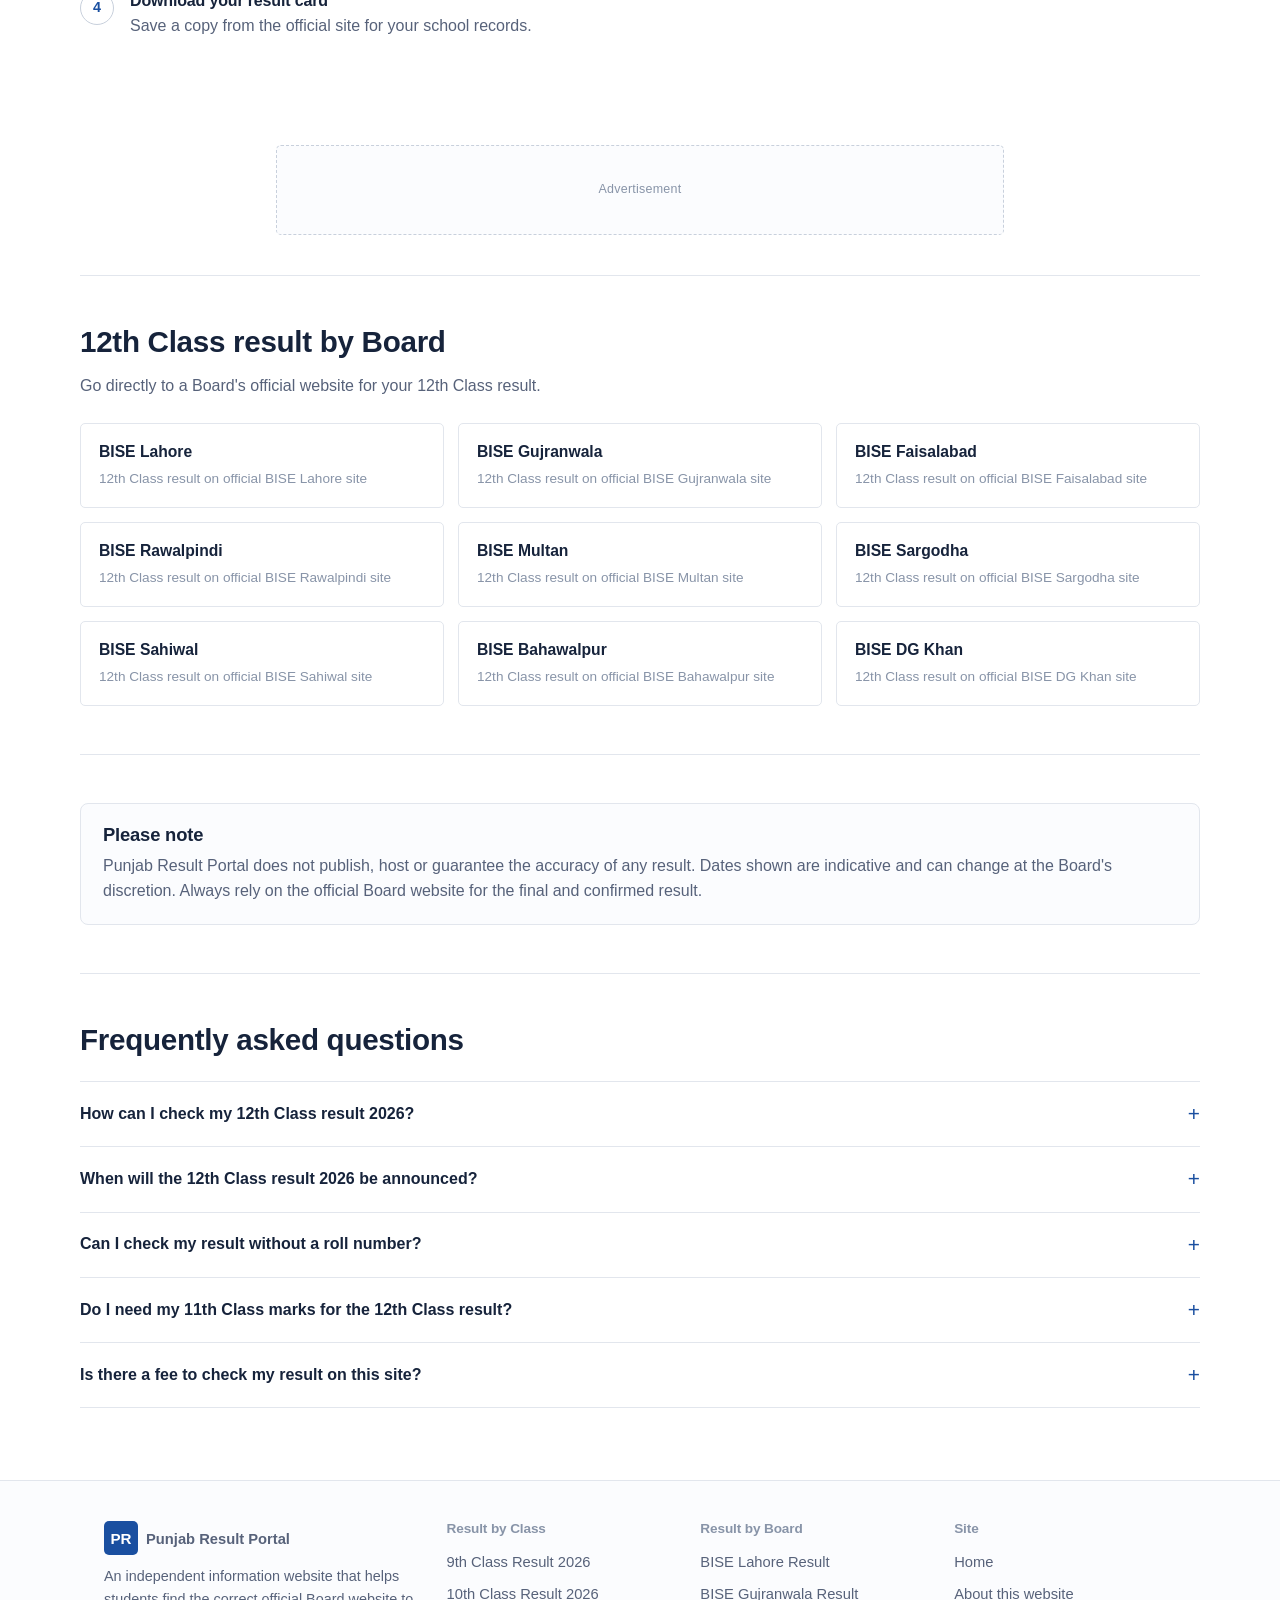
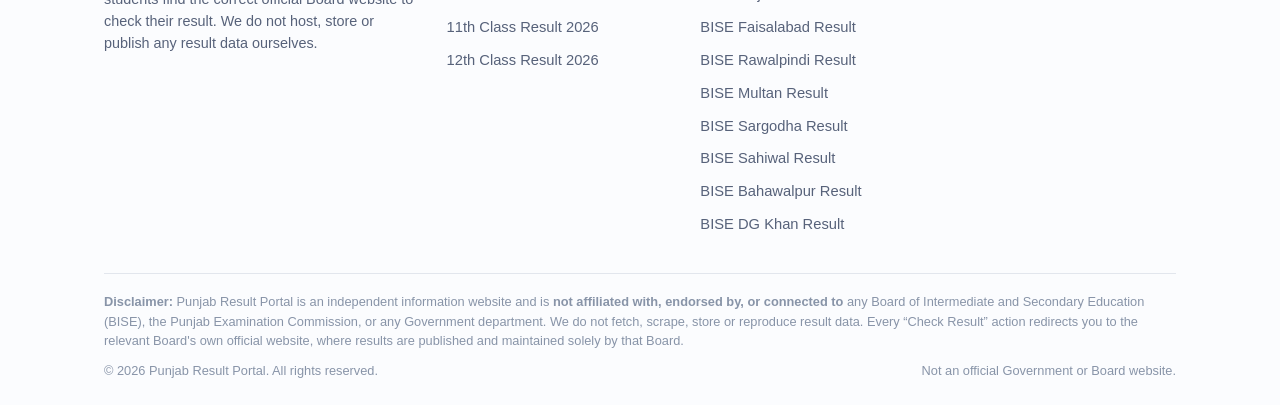
<file: 12th-class-result.html>
<!DOCTYPE html>
<html lang="en">
<head>
  <meta charset="UTF-8">
  <meta name="viewport" content="width=device-width, initial-scale=1.0">
  <title>12th Class Result 2026 Declared | Punjab Boards – Check Now</title>
  <meta name="description" content="12th Class Result 2026 has been declared. Check your result for all Punjab Boards by roll number — you'll be taken straight to the official Board result portal.">
  <link rel="canonical" href="https://www.punjabresultportal.example/12th-class-result.html">
  <meta name="robots" content="index, follow">
  <meta property="og:type" content="website">
  <meta property="og:title" content="12th Class Result 2026 Declared | Punjab Boards – Check Now">
  <meta property="og:description" content="12th Class Result 2026 has been declared. Check your result for all Punjab Boards by roll number — you'll be taken straight to the official Board result portal.">
  <meta property="og:url" content="https://www.punjabresultportal.example/12th-class-result.html">
  <meta property="og:site_name" content="Punjab Result Portal">
  <meta name="twitter:card" content="summary">
  <meta name="twitter:title" content="12th Class Result 2026 Declared | Punjab Boards – Check Now">
  <meta name="twitter:description" content="12th Class Result 2026 has been declared. Check your result for all Punjab Boards by roll number — you'll be taken straight to the official Board result portal.">
  <link rel="icon" href="data:image/svg+xml,<svg xmlns=%22http://www.w3.org/2000/svg%22 viewBox=%220 0 32 32%22><rect width=%2232%22 height=%2232%22 rx=%226%22 fill=%22%231a4fa0%22/><text x=%2216%22 y=%2222%22 font-family=%22Arial%22 font-size=%2215%22 font-weight=%22700%22 fill=%22white%22 text-anchor=%22middle%22>PR</text></svg>">
  <link rel="stylesheet" href="css/style.css">
  <script type="application/ld+json">{"@context": "https://schema.org", "@type": "FAQPage", "mainEntity": [{"@type": "Question", "name": "How can I check my 12th Class result 2026?", "acceptedAnswer": {"@type": "Answer", "text": "Select &ldquo;12th Class&rdquo; and your Board on this page, then click &ldquo;Check Result&rdquo;. You will be redirected to your Board's official website, where you enter your roll number to view the result."}}, {"@type": "Question", "name": "When will the 12th Class result 2026 be announced?", "acceptedAnswer": {"@type": "Answer", "text": "The expected date shown above is provisional and set by the Board. Always confirm the exact date and time from your Board's official website closer to the announcement."}}, {"@type": "Question", "name": "Can I check my result without a roll number?", "acceptedAnswer": {"@type": "Answer", "text": "Most Board websites require a roll number. If you've lost your roll number slip, contact your school or the Board's help desk to recover it."}}, {"@type": "Question", "name": "Do I need my 11th Class marks for the 12th Class result?", "acceptedAnswer": {"@type": "Answer", "text": "Yes. The final HSSC result combines your 11th Class (Part-I) and 12th Class (Part-II) marks."}}, {"@type": "Question", "name": "Is there a fee to check my result on this site?", "acceptedAnswer": {"@type": "Answer", "text": "No. Punjab Result Portal is free to use. We only link you to the Board's own website, where checking your result is also free."}}]}</script>
</head>
<body>
  <a class="skip-link" href="#main">Skip to content</a>
  <header class="site-header">
    <div class="container site-header__bar">
      <a href="index.html" class="brand">
        <span class="brand__mark" aria-hidden="true">PR</span>
        <span>
          Punjab Result Portal
          <span class="brand__text-sub">Board Results 2026</span>
        </span>
      </a>
      <nav class="main-nav" aria-label="Primary">
        <a href="index.html">Home</a>
        <a href="9th-class-result.html">9th Result</a>
        <a href="10th-class-result.html">10th Result</a>
        <a href="11th-class-result.html">11th Result</a>
        <a href="12th-class-result.html" aria-current="page">12th Result</a>
        <a href="about.html">About</a>
      </nav>
      <button class="nav-toggle" type="button" aria-label="Open menu" aria-expanded="false">
        <svg width="20" height="20" viewBox="0 0 20 20" fill="none" aria-hidden="true">
          <path d="M2.5 5h15M2.5 10h15M2.5 15h15" stroke="#16233b" stroke-width="1.6" stroke-linecap="round"/>
        </svg>
      </button>
    </div>
  </header>

  <main id="main">
    <section class="hero container">
      <h1>12th Class Result 2026 – Declared</h1>
      <p class="lead">Good news — the 12th Class (HSSC Part-II) result for 2026 has been announced. Select your Board and enter your roll number to check it on the official Board website.</p>
      
      <form class="search-card" data-result-form data-preset-class="12th" novalidate aria-label="Check result">
        
        
        <div class="field">
          <label for="board">Select Board</label>
          <select id="board" name="board" required>
            <option value="">Choose your Board</option>
            <option value="lahore">BISE Lahore</option>
            <option value="gujranwala">BISE Gujranwala</option>
            <option value="faisalabad">BISE Faisalabad</option>
            <option value="rawalpindi">BISE Rawalpindi</option>
            <option value="multan">BISE Multan</option>
            <option value="sargodha">BISE Sargodha</option>
            <option value="sahiwal">BISE Sahiwal</option>
            <option value="bahawalpur">BISE Bahawalpur</option>
            <option value="dgkhan">BISE DG Khan</option>
          </select>
          <p class="field-error" role="alert"></p>
        </div>
        
        <button type="submit" class="btn btn-primary">Check Result</button>
        <p class="search-card__notice">Click the button below and scroll down to result section. Select claas, enter roll number and check your result.</p>
      </form>
      <p class="status-strip" data-status-for="12th"><span class="status-dot"></span>Loading status&hellip;</p>
    </section>

    <div class="ad-slot ad-slot--banner"><span>Advertisement</span></div>

    <section class="section container">
      <div class="section__head">
        <h2>12th Class result information</h2>
        <p>12th Class is Higher Secondary School Certificate Part-II (HSSC Part-II), the final year of intermediate education.</p>
      </div>
      <div class="info-grid">
        <div class="info-grid__item"><div class="label">Class</div><div class="value">12th Class</div></div>
        <div class="info-grid__item"><div class="label">Board term</div><div class="value">HSSC Part-II</div></div>
        <div class="info-grid__item"><div class="label">Result year</div><div class="value">2026</div></div>
        <div class="info-grid__item"><div class="label">Status</div><div class="value">Announced &ndash; 20 August 2026</div></div>
        <div class="info-grid__item"><div class="label">Boards covered</div><div class="value">9 Punjab Boards</div></div>
        <div class="info-grid__item"><div class="label">Result mode</div><div class="value">Online, by roll number</div></div>
      </div>
    </section>

    <section class="section container">
      <div class="two-col">
        <div>
          <div class="section__head">
            <h2>How to check 12th Class result 2026</h2>
          </div>
          <ol class="steps">
            <li><div><h3>Select your Board above</h3><p>Choose the Board where you appeared in your 12th Class exams.</p></div></li>
            <li><div><h3>Enter your roll number</h3><p>Use the roll number printed on your admit card.</p></div></li>
            <li><div><h3>Click &ldquo;Check Result&rdquo;</h3><p>You'll be redirected to your Board's official result page.</p></div></li>
            <li><div><h3>Download your result card</h3><p>Save a copy from the official site for your school records.</p></div></li>
          </ol>
        </div>
        <aside>
          <div class="ad-slot ad-slot--sidebar"><span>Advertisement</span></div>
        </aside>
      </div>
    </section>

    <div class="ad-slot ad-slot--inline"><span>Advertisement</span></div>

    <section class="section container">
      <div class="section__head">
        <h2>12th Class result by Board</h2>
        <p>Go directly to a Board's official website for your 12th Class result.</p>
      </div>
      <div class="link-grid">
        <a class="link-card" href="lahore-board-result.html">
          <strong>BISE Lahore</strong>
          <span>12th Class result on official BISE Lahore site</span>
        </a>
        <a class="link-card" href="gujranwala-board-result.html">
          <strong>BISE Gujranwala</strong>
          <span>12th Class result on official BISE Gujranwala site</span>
        </a>
        <a class="link-card" href="faisalabad-board-result.html">
          <strong>BISE Faisalabad</strong>
          <span>12th Class result on official BISE Faisalabad site</span>
        </a>
        <a class="link-card" href="rawalpindi-board-result.html">
          <strong>BISE Rawalpindi</strong>
          <span>12th Class result on official BISE Rawalpindi site</span>
        </a>
        <a class="link-card" href="multan-board-result.html">
          <strong>BISE Multan</strong>
          <span>12th Class result on official BISE Multan site</span>
        </a>
        <a class="link-card" href="sargodha-board-result.html">
          <strong>BISE Sargodha</strong>
          <span>12th Class result on official BISE Sargodha site</span>
        </a>
        <a class="link-card" href="sahiwal-board-result.html">
          <strong>BISE Sahiwal</strong>
          <span>12th Class result on official BISE Sahiwal site</span>
        </a>
        <a class="link-card" href="bahawalpur-board-result.html">
          <strong>BISE Bahawalpur</strong>
          <span>12th Class result on official BISE Bahawalpur site</span>
        </a>
        <a class="link-card" href="dg-khan-board-result.html">
          <strong>BISE DG Khan</strong>
          <span>12th Class result on official BISE DG Khan site</span>
        </a>
      </div>
    </section>

    <section class="section container">
      <div class="notice-box">
        <h3>Please note</h3>
        <p>Punjab Result Portal does not publish, host or guarantee the accuracy of any result. Dates shown are indicative and can change at the Board's discretion. Always rely on the official Board website for the final and confirmed result.</p>
      </div>
    </section>

    <section class="section container">
      <div class="section__head"><h2>Frequently asked questions</h2></div>
      <div class="faq">
      <details>
        <summary>How can I check my 12th Class result 2026?</summary>
        <p>Select &ldquo;12th Class&rdquo; and your Board on this page, then click &ldquo;Check Result&rdquo;. You will be redirected to your Board's official website, where you enter your roll number to view the result.</p>
      </details>
      <details>
        <summary>When will the 12th Class result 2026 be announced?</summary>
        <p>The expected date shown above is provisional and set by the Board. Always confirm the exact date and time from your Board's official website closer to the announcement.</p>
      </details>
      <details>
        <summary>Can I check my result without a roll number?</summary>
        <p>Most Board websites require a roll number. If you've lost your roll number slip, contact your school or the Board's help desk to recover it.</p>
      </details>
      <details>
        <summary>Do I need my 11th Class marks for the 12th Class result?</summary>
        <p>Yes. The final HSSC result combines your 11th Class (Part-I) and 12th Class (Part-II) marks.</p>
      </details>
      <details>
        <summary>Is there a fee to check my result on this site?</summary>
        <p>No. Punjab Result Portal is free to use. We only link you to the Board's own website, where checking your result is also free.</p>
      </details>
    </div>
    </section>
  </main>

  <footer class="site-footer">
    <div class="container">
      <div class="footer-grid">
        <div class="footer-about">
          <a href="index.html" class="brand" style="margin-bottom:10px;">
            <span class="brand__mark" aria-hidden="true">PR</span>
            <span>Punjab Result Portal</span>
          </a>
          <p>An independent information website that helps students find the correct
            official Board website to check their result. We do not host, store or
            publish any result data ourselves.</p>
        </div>
        <div>
          <h4>Result by Class</h4>
          <ul>
            <li><a href="9th-class-result.html">9th Class Result 2026</a></li>
            <li><a href="10th-class-result.html">10th Class Result 2026</a></li>
            <li><a href="11th-class-result.html">11th Class Result 2026</a></li>
            <li><a href="12th-class-result.html">12th Class Result 2026</a></li>
          </ul>
        </div>
        <div>
          <h4>Result by Board</h4>
          <ul>
            <li><a href="lahore-board-result.html">BISE Lahore Result</a></li>
            <li><a href="gujranwala-board-result.html">BISE Gujranwala Result</a></li>
            <li><a href="faisalabad-board-result.html">BISE Faisalabad Result</a></li>
            <li><a href="rawalpindi-board-result.html">BISE Rawalpindi Result</a></li>
            <li><a href="multan-board-result.html">BISE Multan Result</a></li>
            <li><a href="sargodha-board-result.html">BISE Sargodha Result</a></li>
            <li><a href="sahiwal-board-result.html">BISE Sahiwal Result</a></li>
            <li><a href="bahawalpur-board-result.html">BISE Bahawalpur Result</a></li>
            <li><a href="dg-khan-board-result.html">BISE DG Khan Result</a></li>
          </ul>
        </div>
        <div>
          <h4>Site</h4>
          <ul>
            <li><a href="index.html">Home</a></li>
            <li><a href="about.html">About this website</a></li>
          </ul>
        </div>
      </div>
      <div class="footer-disclaimer">
        <p><strong>Disclaimer:</strong> Punjab Result Portal is an independent
          information website and is <strong>not affiliated with, endorsed by, or
          connected to</strong> any Board of Intermediate and Secondary Education
          (BISE), the Punjab Examination Commission, or any Government department.
          We do not fetch, scrape, store or reproduce result data. Every &ldquo;Check
          Result&rdquo; action redirects you to the relevant Board's own official
          website, where results are published and maintained solely by that Board.</p>
        <div class="footer-bottom">
          <span>&copy; 2026 Punjab Result Portal. All rights reserved.</span>
          <span>Not an official Government or Board website.</span>
        </div>
      </div>
    </div>
  </footer>
  <script src="js/config.js"></script>
  <script src="js/main.js"></script>
</body>
</html>
</file>
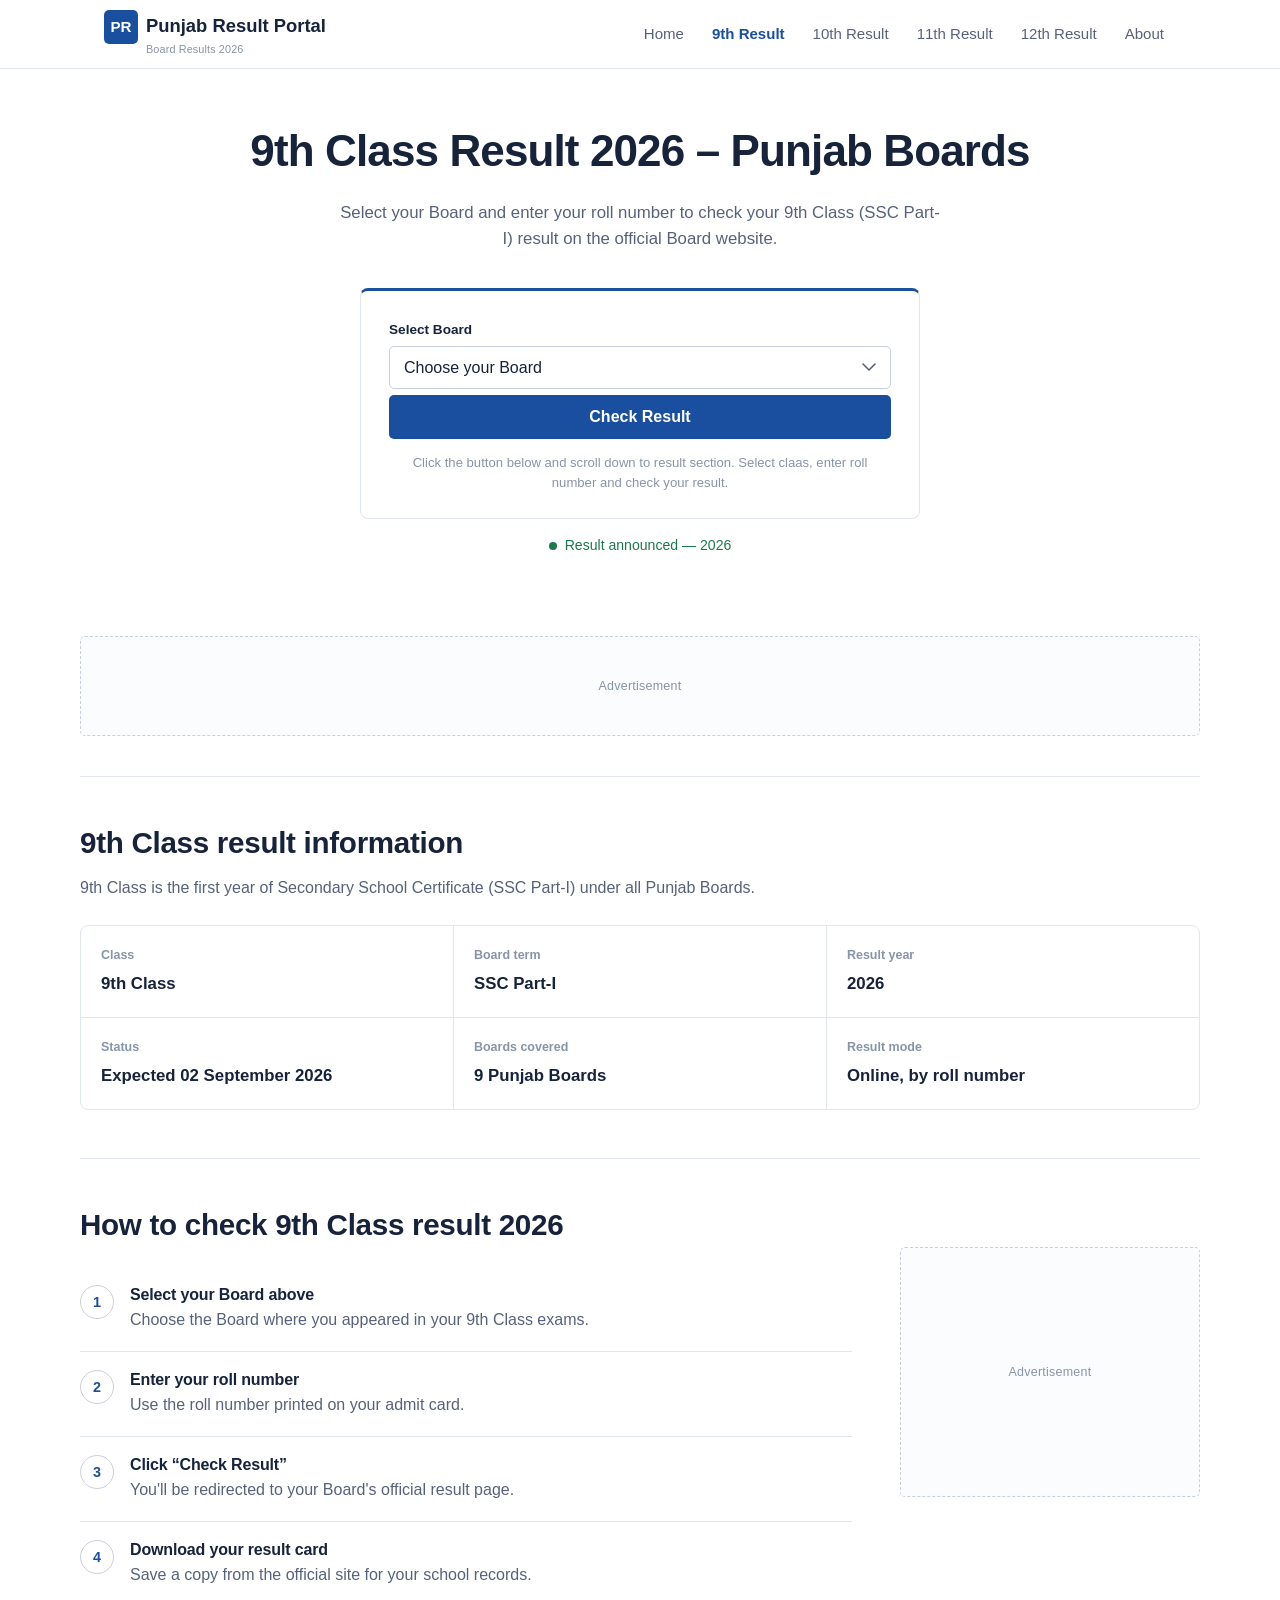
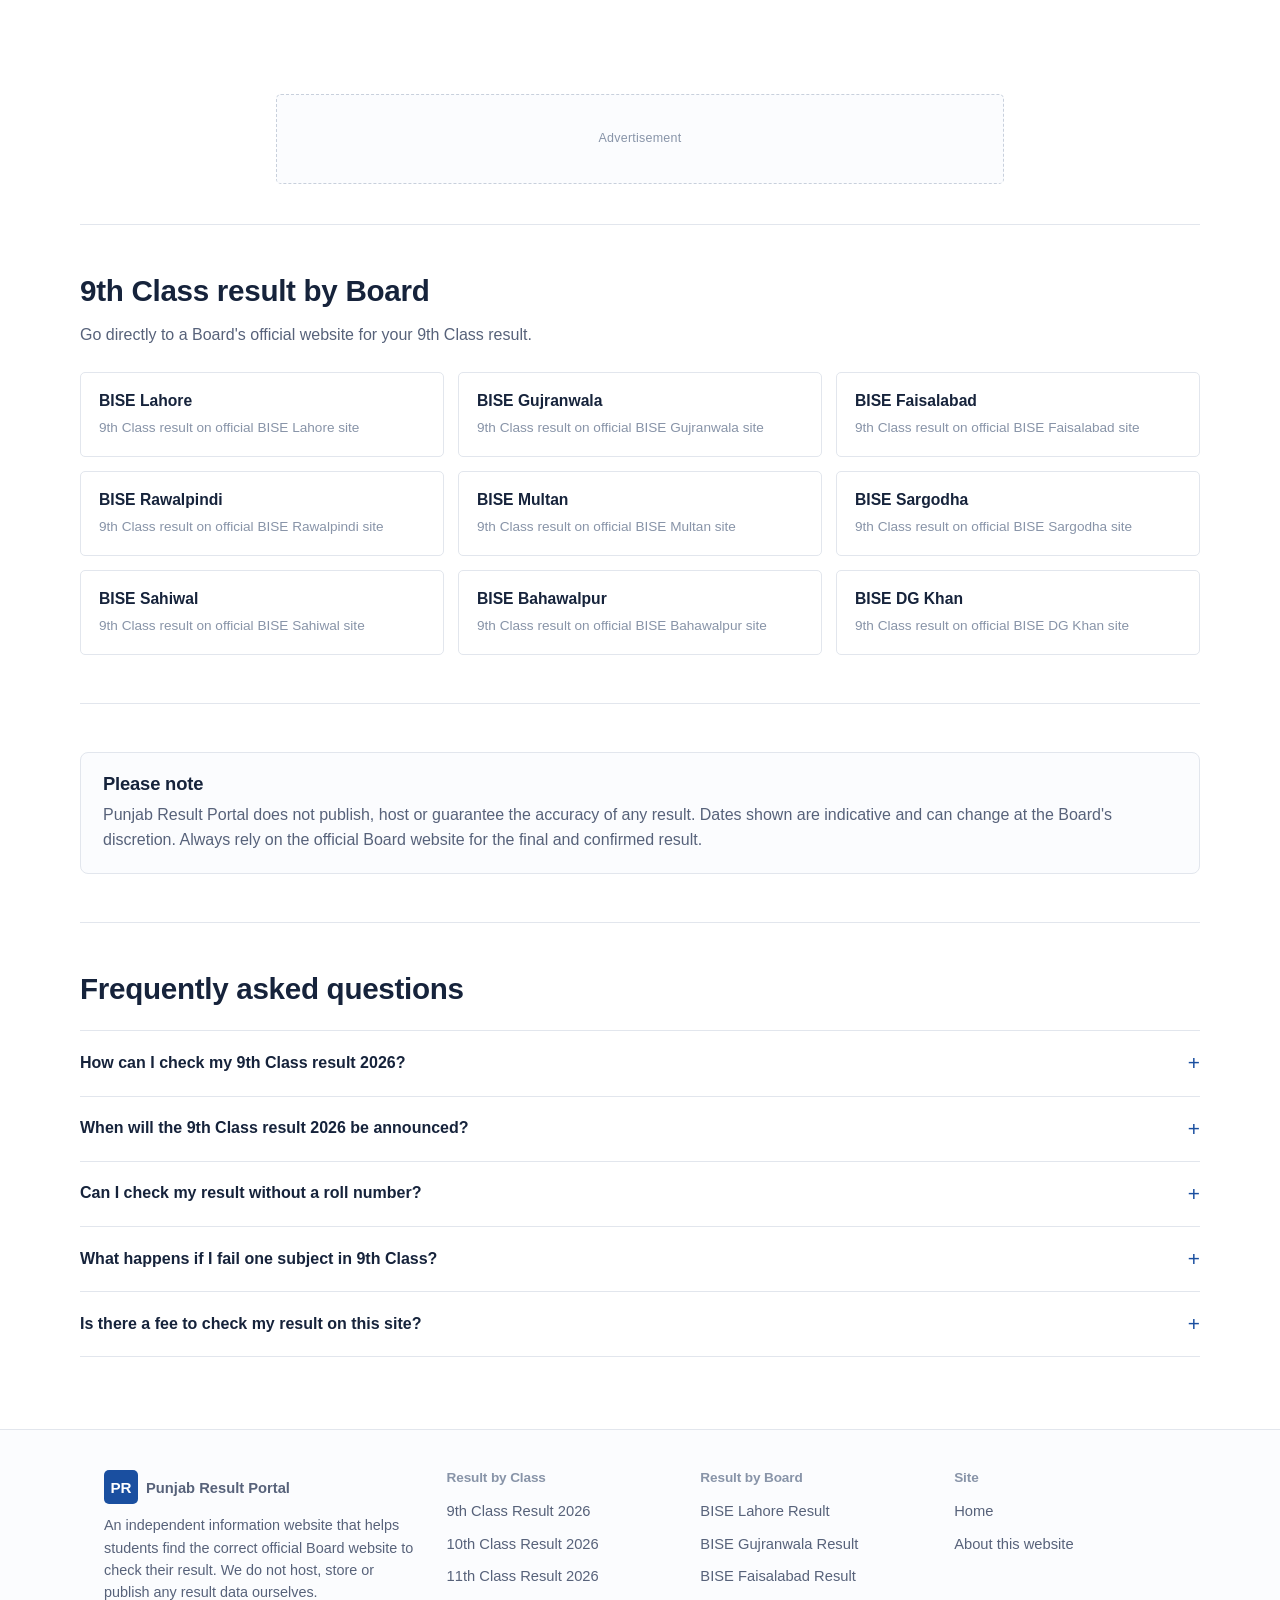
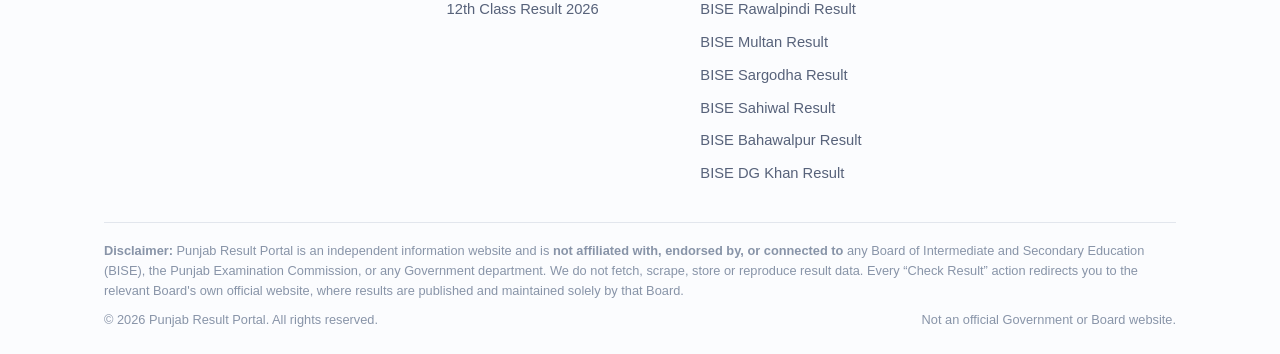
<file: 9th-class-result.html>
<!DOCTYPE html>
<html lang="en">
<head>
  <meta charset="UTF-8">
  <meta name="viewport" content="width=device-width, initial-scale=1.0">
  <title>9th Class Result 2026 | Bise Gujranwala | All Boards</title>
  <meta name="description" content="Check 9th Class Result 2026 for all Punjab Boards by roll number. Access the official result portal and check your result online.">
  <link rel="canonical" href="https://www.punjabresultportal.example/9th-class-result.html">
  <meta name="robots" content="index, follow">
  <meta property="og:type" content="website">
  <meta property="og:title" content="9th Class Result 2026 | Punjab Boards – Check by Roll Number">
  <meta property="og:description" content="Check 9th Class Result 2026 for all Punjab Boards by roll number. Access the official result portal and check your result online.">
  <meta property="og:url" content="https://www.punjabresultportal.example/9th-class-result.html">
  <meta property="og:site_name" content="Punjab Result Portal">
  <meta name="twitter:card" content="summary">
  <meta name="twitter:title" content="9th Class Result 2026 | Punjab Boards – Check by Roll Number">
  <meta name="twitter:description" content="Check 9th Class Result 2026 for all Punjab Boards by roll number. Access the official result portal and check your result online.">
  <link rel="icon" href="data:image/svg+xml,<svg xmlns=%22http://www.w3.org/2000/svg%22 viewBox=%220 0 32 32%22><rect width=%2232%22 height=%2232%22 rx=%226%22 fill=%22%231a4fa0%22/><text x=%2216%22 y=%2222%22 font-family=%22Arial%22 font-size=%2215%22 font-weight=%22700%22 fill=%22white%22 text-anchor=%22middle%22>PR</text></svg>">
  <link rel="stylesheet" href="css/style.css">
  <script type="application/ld+json">{"@context": "https://schema.org", "@type": "FAQPage", "mainEntity": [{"@type": "Question", "name": "How can I check my 9th Class result 2026?", "acceptedAnswer": {"@type": "Answer", "text": "Select &ldquo;9th Class&rdquo; and your Board on this page, then click &ldquo;Check Result&rdquo;. You will be redirected to your Board's official website, where you enter your roll number to view the result."}}, {"@type": "Question", "name": "When will the 9th Class result 2026 be announced?", "acceptedAnswer": {"@type": "Answer", "text": "The expected date shown above is provisional and set by the Board. Always confirm the exact date and time from your Board's official website closer to the announcement."}}, {"@type": "Question", "name": "Can I check my result without a roll number?", "acceptedAnswer": {"@type": "Answer", "text": "Most Board websites require a roll number. If you've lost your roll number slip, contact your school or the Board's help desk to recover it."}}, {"@type": "Question", "name": "What happens if I fail one subject in 9th Class?", "acceptedAnswer": {"@type": "Answer", "text": "Boards usually allow supplementary/improvement exams for a failed subject. Check the official Board website for the supplementary exam schedule."}}, {"@type": "Question", "name": "Is there a fee to check my result on this site?", "acceptedAnswer": {"@type": "Answer", "text": "No. Punjab Result Portal is free to use. We only link you to the Board's own website, where checking your result is also free."}}]}</script>
</head>
<body>
  <a class="skip-link" href="#main">Skip to content</a>
  <header class="site-header">
    <div class="container site-header__bar">
      <a href="index.html" class="brand">
        <span class="brand__mark" aria-hidden="true">PR</span>
        <span>
          Punjab Result Portal
          <span class="brand__text-sub">Board Results 2026</span>
        </span>
      </a>
      <nav class="main-nav" aria-label="Primary">
        <a href="index.html">Home</a>
        <a href="9th-class-result.html" aria-current="page">9th Result</a>
        <a href="10th-class-result.html">10th Result</a>
        <a href="11th-class-result.html">11th Result</a>
        <a href="12th-class-result.html">12th Result</a>
        <a href="about.html">About</a>
      </nav>
      <button class="nav-toggle" type="button" aria-label="Open menu" aria-expanded="false">
        <svg width="20" height="20" viewBox="0 0 20 20" fill="none" aria-hidden="true">
          <path d="M2.5 5h15M2.5 10h15M2.5 15h15" stroke="#16233b" stroke-width="1.6" stroke-linecap="round"/>
        </svg>
      </button>
    </div>
  </header>

  <main id="main">
    <section class="hero container">
      <h1>9th Class Result 2026 – Punjab Boards</h1>
      <p class="lead">Select your Board and enter your roll number to check your 9th Class (SSC Part-I) result on the official Board website.</p>
      
      <form class="search-card" data-result-form data-preset-class="9th" novalidate aria-label="Check result">
        
        
        <div class="field">
          <label for="board">Select Board</label>
          <select id="board" name="board" required>
            <option value="">Choose your Board</option>
            <option value="lahore">BISE Lahore</option>
            <option value="gujranwala">BISE Gujranwala</option>
            <option value="faisalabad">BISE Faisalabad</option>
            <option value="rawalpindi">BISE Rawalpindi</option>
            <option value="multan">BISE Multan</option>
            <option value="sargodha">BISE Sargodha</option>
            <option value="sahiwal">BISE Sahiwal</option>
            <option value="bahawalpur">BISE Bahawalpur</option>
            <option value="dgkhan">BISE DG Khan</option>
          </select>
          <p class="field-error" role="alert"></p>
        </div>
        
        <button type="submit" class="btn btn-primary">Check Result</button>
        <p class="search-card__notice">Click the button below and scroll down to result section. Select claas, enter roll number and check your result.</p>
      </form>
      <p class="status-strip" data-status-for="9th"><span class="status-dot"></span>Loading status&hellip;</p>
    </section>

    <div class="ad-slot ad-slot--banner"><span>Advertisement</span></div>

    <section class="section container">
      <div class="section__head">
        <h2>9th Class result information</h2>
        <p>9th Class is the first year of Secondary School Certificate (SSC Part-I) under all Punjab Boards.</p>
      </div>
      <div class="info-grid">
        <div class="info-grid__item"><div class="label">Class</div><div class="value">9th Class</div></div>
        <div class="info-grid__item"><div class="label">Board term</div><div class="value">SSC Part-I</div></div>
        <div class="info-grid__item"><div class="label">Result year</div><div class="value">2026</div></div>
        <div class="info-grid__item"><div class="label">Status</div><div class="value">Expected 02 September 2026</div></div>
        <div class="info-grid__item"><div class="label">Boards covered</div><div class="value">9 Punjab Boards</div></div>
        <div class="info-grid__item"><div class="label">Result mode</div><div class="value">Online, by roll number</div></div>
      </div>
    </section>

    <section class="section container">
      <div class="two-col">
        <div>
          <div class="section__head">
            <h2>How to check 9th Class result 2026</h2>
          </div>
          <ol class="steps">
            <li><div><h3>Select your Board above</h3><p>Choose the Board where you appeared in your 9th Class exams.</p></div></li>
            <li><div><h3>Enter your roll number</h3><p>Use the roll number printed on your admit card.</p></div></li>
            <li><div><h3>Click &ldquo;Check Result&rdquo;</h3><p>You'll be redirected to your Board's official result page.</p></div></li>
            <li><div><h3>Download your result card</h3><p>Save a copy from the official site for your school records.</p></div></li>
          </ol>
        </div>
        <aside>
          <div class="ad-slot ad-slot--sidebar"><span>Advertisement</span></div>
        </aside>
      </div>
    </section>

    <div class="ad-slot ad-slot--inline"><span>Advertisement</span></div>

    <section class="section container">
      <div class="section__head">
        <h2>9th Class result by Board</h2>
        <p>Go directly to a Board's official website for your 9th Class result.</p>
      </div>
      <div class="link-grid">
        <a class="link-card" href="lahore-board-result.html">
          <strong>BISE Lahore</strong>
          <span>9th Class result on official BISE Lahore site</span>
        </a>
        <a class="link-card" href="gujranwala-board-result.html">
          <strong>BISE Gujranwala</strong>
          <span>9th Class result on official BISE Gujranwala site</span>
        </a>
        <a class="link-card" href="faisalabad-board-result.html">
          <strong>BISE Faisalabad</strong>
          <span>9th Class result on official BISE Faisalabad site</span>
        </a>
        <a class="link-card" href="rawalpindi-board-result.html">
          <strong>BISE Rawalpindi</strong>
          <span>9th Class result on official BISE Rawalpindi site</span>
        </a>
        <a class="link-card" href="multan-board-result.html">
          <strong>BISE Multan</strong>
          <span>9th Class result on official BISE Multan site</span>
        </a>
        <a class="link-card" href="sargodha-board-result.html">
          <strong>BISE Sargodha</strong>
          <span>9th Class result on official BISE Sargodha site</span>
        </a>
        <a class="link-card" href="sahiwal-board-result.html">
          <strong>BISE Sahiwal</strong>
          <span>9th Class result on official BISE Sahiwal site</span>
        </a>
        <a class="link-card" href="bahawalpur-board-result.html">
          <strong>BISE Bahawalpur</strong>
          <span>9th Class result on official BISE Bahawalpur site</span>
        </a>
        <a class="link-card" href="dg-khan-board-result.html">
          <strong>BISE DG Khan</strong>
          <span>9th Class result on official BISE DG Khan site</span>
        </a>
      </div>
    </section>

    <section class="section container">
      <div class="notice-box">
        <h3>Please note</h3>
        <p>Punjab Result Portal does not publish, host or guarantee the accuracy of any result. Dates shown are indicative and can change at the Board's discretion. Always rely on the official Board website for the final and confirmed result.</p>
      </div>
    </section>

    <section class="section container">
      <div class="section__head"><h2>Frequently asked questions</h2></div>
      <div class="faq">
      <details>
        <summary>How can I check my 9th Class result 2026?</summary>
        <p>Select &ldquo;9th Class&rdquo; and your Board on this page, then click &ldquo;Check Result&rdquo;. You will be redirected to your Board's official website, where you enter your roll number to view the result.</p>
      </details>
      <details>
        <summary>When will the 9th Class result 2026 be announced?</summary>
        <p>The expected date shown above is provisional and set by the Board. Always confirm the exact date and time from your Board's official website closer to the announcement.</p>
      </details>
      <details>
        <summary>Can I check my result without a roll number?</summary>
        <p>Most Board websites require a roll number. If you've lost your roll number slip, contact your school or the Board's help desk to recover it.</p>
      </details>
      <details>
        <summary>What happens if I fail one subject in 9th Class?</summary>
        <p>Boards usually allow supplementary/improvement exams for a failed subject. Check the official Board website for the supplementary exam schedule.</p>
      </details>
      <details>
        <summary>Is there a fee to check my result on this site?</summary>
        <p>No. Punjab Result Portal is free to use. We only link you to the Board's own website, where checking your result is also free.</p>
      </details>
    </div>
    </section>
  </main>

  <footer class="site-footer">
    <div class="container">
      <div class="footer-grid">
        <div class="footer-about">
          <a href="index.html" class="brand" style="margin-bottom:10px;">
            <span class="brand__mark" aria-hidden="true">PR</span>
            <span>Punjab Result Portal</span>
          </a>
          <p>An independent information website that helps students find the correct
            official Board website to check their result. We do not host, store or
            publish any result data ourselves.</p>
        </div>
        <div>
          <h4>Result by Class</h4>
          <ul>
            <li><a href="9th-class-result.html">9th Class Result 2026</a></li>
            <li><a href="10th-class-result.html">10th Class Result 2026</a></li>
            <li><a href="11th-class-result.html">11th Class Result 2026</a></li>
            <li><a href="12th-class-result.html">12th Class Result 2026</a></li>
          </ul>
        </div>
        <div>
          <h4>Result by Board</h4>
          <ul>
            <li><a href="lahore-board-result.html">BISE Lahore Result</a></li>
            <li><a href="gujranwala-board-result.html">BISE Gujranwala Result</a></li>
            <li><a href="faisalabad-board-result.html">BISE Faisalabad Result</a></li>
            <li><a href="rawalpindi-board-result.html">BISE Rawalpindi Result</a></li>
            <li><a href="multan-board-result.html">BISE Multan Result</a></li>
            <li><a href="sargodha-board-result.html">BISE Sargodha Result</a></li>
            <li><a href="sahiwal-board-result.html">BISE Sahiwal Result</a></li>
            <li><a href="bahawalpur-board-result.html">BISE Bahawalpur Result</a></li>
            <li><a href="dg-khan-board-result.html">BISE DG Khan Result</a></li>
          </ul>
        </div>
        <div>
          <h4>Site</h4>
          <ul>
            <li><a href="index.html">Home</a></li>
            <li><a href="about.html">About this website</a></li>
          </ul>
        </div>
      </div>
      <div class="footer-disclaimer">
        <p><strong>Disclaimer:</strong> Punjab Result Portal is an independent
          information website and is <strong>not affiliated with, endorsed by, or
          connected to</strong> any Board of Intermediate and Secondary Education
          (BISE), the Punjab Examination Commission, or any Government department.
          We do not fetch, scrape, store or reproduce result data. Every &ldquo;Check
          Result&rdquo; action redirects you to the relevant Board's own official
          website, where results are published and maintained solely by that Board.</p>
        <div class="footer-bottom">
          <span>&copy; 2026 Punjab Result Portal. All rights reserved.</span>
          <span>Not an official Government or Board website.</span>
        </div>
      </div>
    </div>
  </footer>
  <script src="js/config.js"></script>
  <script src="js/main.js"></script>
</body>
</html>
</file>
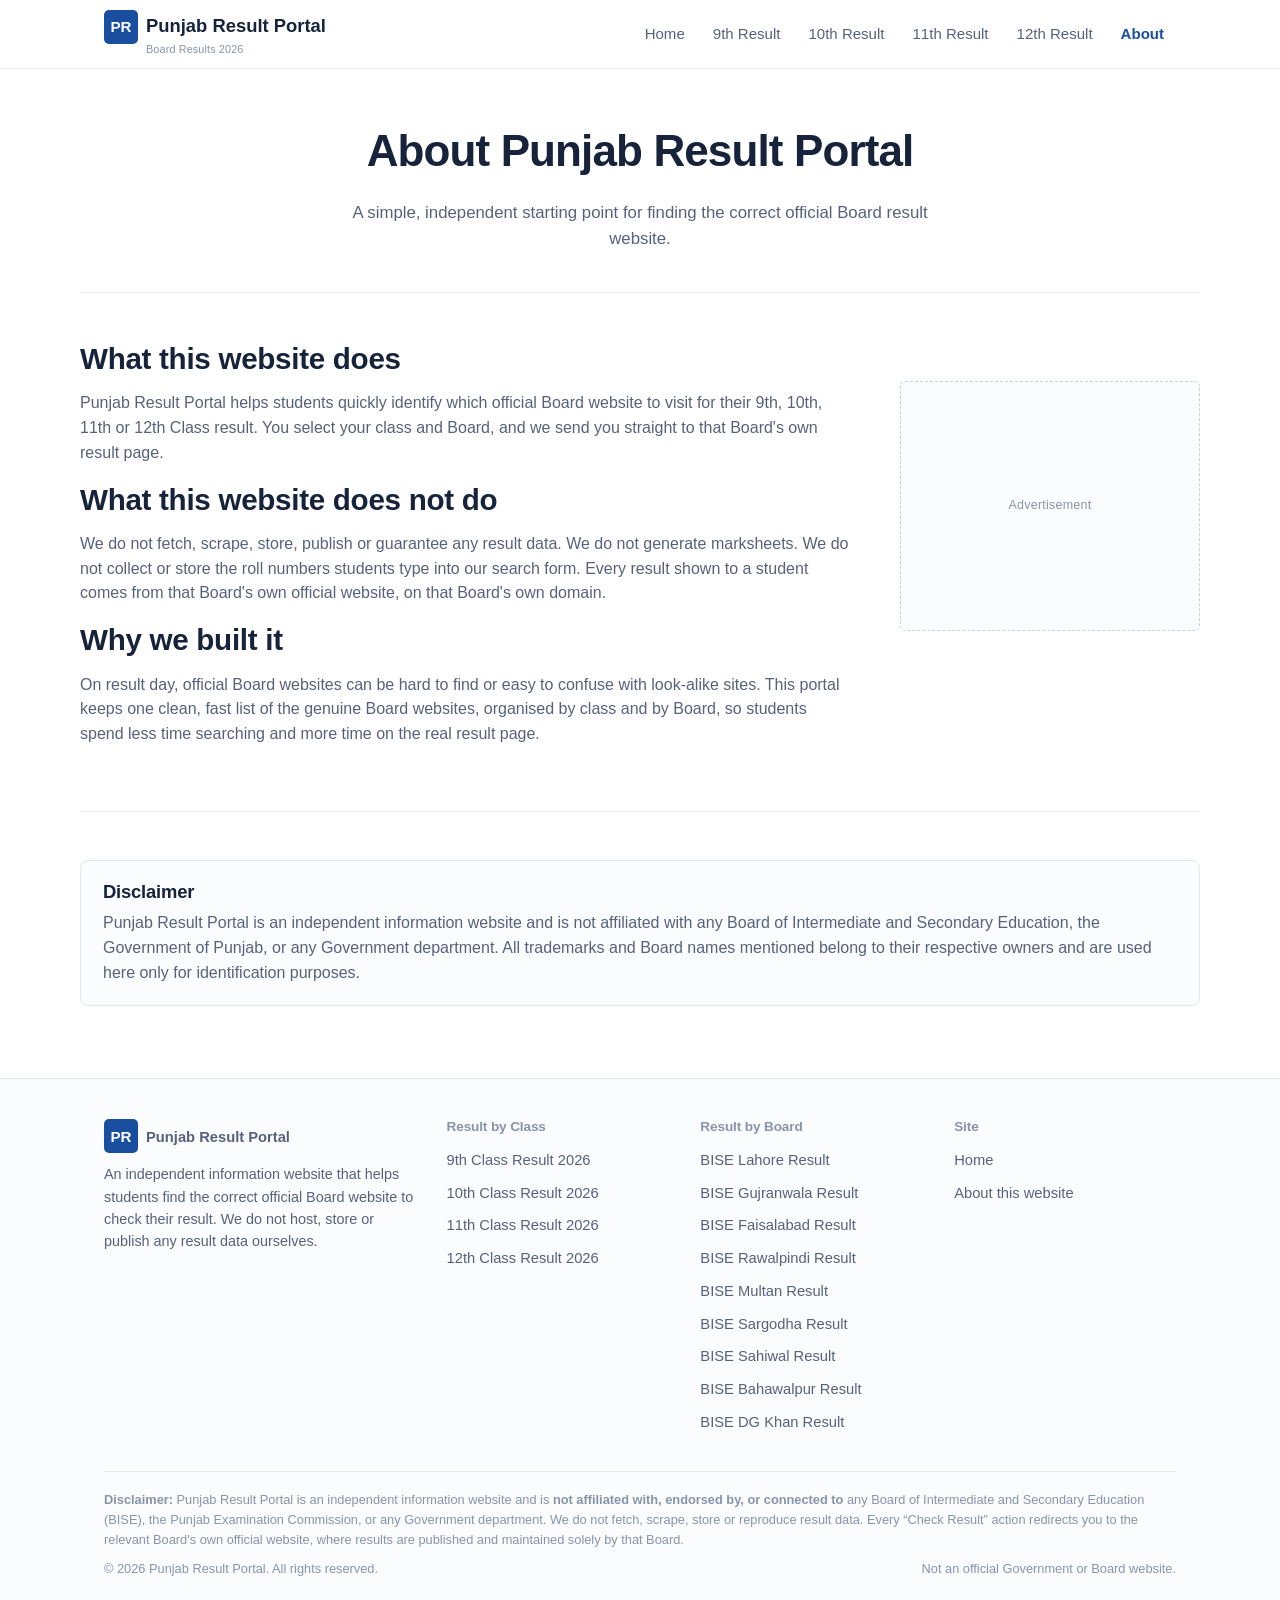
<file: about.html>
<!DOCTYPE html>
<html lang="en">
<head>
  <meta charset="UTF-8">
  <meta name="viewport" content="width=device-width, initial-scale=1.0">
  <title>About Punjab Result Portal – Independent Result Information Website</title>
  <meta name="description" content="Learn what Punjab Result Portal is, how it works, and why it redirects students to official Board websites instead of showing result data itself.">
  <link rel="canonical" href="https://www.punjabresultportal.example/about.html">
  <meta name="robots" content="index, follow">
  <meta property="og:type" content="website">
  <meta property="og:title" content="About Punjab Result Portal – Independent Result Information Website">
  <meta property="og:description" content="Learn what Punjab Result Portal is, how it works, and why it redirects students to official Board websites instead of showing result data itself.">
  <meta property="og:url" content="https://www.punjabresultportal.example/about.html">
  <meta property="og:site_name" content="Punjab Result Portal">
  <meta name="twitter:card" content="summary">
  <meta name="twitter:title" content="About Punjab Result Portal – Independent Result Information Website">
  <meta name="twitter:description" content="Learn what Punjab Result Portal is, how it works, and why it redirects students to official Board websites instead of showing result data itself.">
  <link rel="icon" href="data:image/svg+xml,<svg xmlns=%22http://www.w3.org/2000/svg%22 viewBox=%220 0 32 32%22><rect width=%2232%22 height=%2232%22 rx=%226%22 fill=%22%231a4fa0%22/><text x=%2216%22 y=%2222%22 font-family=%22Arial%22 font-size=%2215%22 font-weight=%22700%22 fill=%22white%22 text-anchor=%22middle%22>PR</text></svg>">
  <link rel="stylesheet" href="css/style.css">
</head>
<body>
  <a class="skip-link" href="#main">Skip to content</a>
  <header class="site-header">
    <div class="container site-header__bar">
      <a href="index.html" class="brand">
        <span class="brand__mark" aria-hidden="true">PR</span>
        <span>
          Punjab Result Portal
          <span class="brand__text-sub">Board Results 2026</span>
        </span>
      </a>
      <nav class="main-nav" aria-label="Primary">
        <a href="index.html">Home</a>
        <a href="9th-class-result.html">9th Result</a>
        <a href="10th-class-result.html">10th Result</a>
        <a href="11th-class-result.html">11th Result</a>
        <a href="12th-class-result.html">12th Result</a>
        <a href="about.html" aria-current="page">About</a>
      </nav>
      <button class="nav-toggle" type="button" aria-label="Open menu" aria-expanded="false">
        <svg width="20" height="20" viewBox="0 0 20 20" fill="none" aria-hidden="true">
          <path d="M2.5 5h15M2.5 10h15M2.5 15h15" stroke="#16233b" stroke-width="1.6" stroke-linecap="round"/>
        </svg>
      </button>
    </div>
  </header>

  <main id="main">
    <section class="hero container">
      <h1>About Punjab Result Portal</h1>
      <p class="lead">A simple, independent starting point for finding the correct official Board result website.</p>
    </section>

    <section class="section container">
      <div class="two-col">
        <div>
          <h2>What this website does</h2>
          <p>Punjab Result Portal helps students quickly identify which official Board website to visit for their 9th, 10th, 11th or 12th Class result. You select your class and Board, and we send you straight to that Board's own result page.</p>
          <h2>What this website does not do</h2>
          <p>We do not fetch, scrape, store, publish or guarantee any result data. We do not generate marksheets. We do not collect or store the roll numbers students type into our search form. Every result shown to a student comes from that Board's own official website, on that Board's own domain.</p>
          <h2>Why we built it</h2>
          <p>On result day, official Board websites can be hard to find or easy to confuse with look-alike sites. This portal keeps one clean, fast list of the genuine Board websites, organised by class and by Board, so students spend less time searching and more time on the real result page.</p>
        </div>
        <aside>
          <div class="ad-slot ad-slot--sidebar"><span>Advertisement</span></div>
        </aside>
      </div>
    </section>

    <section class="section container">
      <div class="notice-box">
        <h3>Disclaimer</h3>
        <p>Punjab Result Portal is an independent information website and is not affiliated with any Board of Intermediate and Secondary Education, the Government of Punjab, or any Government department. All trademarks and Board names mentioned belong to their respective owners and are used here only for identification purposes.</p>
      </div>
    </section>
  </main>

  <footer class="site-footer">
    <div class="container">
      <div class="footer-grid">
        <div class="footer-about">
          <a href="index.html" class="brand" style="margin-bottom:10px;">
            <span class="brand__mark" aria-hidden="true">PR</span>
            <span>Punjab Result Portal</span>
          </a>
          <p>An independent information website that helps students find the correct
            official Board website to check their result. We do not host, store or
            publish any result data ourselves.</p>
        </div>
        <div>
          <h4>Result by Class</h4>
          <ul>
            <li><a href="9th-class-result.html">9th Class Result 2026</a></li>
            <li><a href="10th-class-result.html">10th Class Result 2026</a></li>
            <li><a href="11th-class-result.html">11th Class Result 2026</a></li>
            <li><a href="12th-class-result.html">12th Class Result 2026</a></li>
          </ul>
        </div>
        <div>
          <h4>Result by Board</h4>
          <ul>
            <li><a href="lahore-board-result.html">BISE Lahore Result</a></li>
            <li><a href="gujranwala-board-result.html">BISE Gujranwala Result</a></li>
            <li><a href="faisalabad-board-result.html">BISE Faisalabad Result</a></li>
            <li><a href="rawalpindi-board-result.html">BISE Rawalpindi Result</a></li>
            <li><a href="multan-board-result.html">BISE Multan Result</a></li>
            <li><a href="sargodha-board-result.html">BISE Sargodha Result</a></li>
            <li><a href="sahiwal-board-result.html">BISE Sahiwal Result</a></li>
            <li><a href="bahawalpur-board-result.html">BISE Bahawalpur Result</a></li>
            <li><a href="dg-khan-board-result.html">BISE DG Khan Result</a></li>
          </ul>
        </div>
        <div>
          <h4>Site</h4>
          <ul>
            <li><a href="index.html">Home</a></li>
            <li><a href="about.html">About this website</a></li>
          </ul>
        </div>
      </div>
      <div class="footer-disclaimer">
        <p><strong>Disclaimer:</strong> Punjab Result Portal is an independent
          information website and is <strong>not affiliated with, endorsed by, or
          connected to</strong> any Board of Intermediate and Secondary Education
          (BISE), the Punjab Examination Commission, or any Government department.
          We do not fetch, scrape, store or reproduce result data. Every &ldquo;Check
          Result&rdquo; action redirects you to the relevant Board's own official
          website, where results are published and maintained solely by that Board.</p>
        <div class="footer-bottom">
          <span>&copy; 2026 Punjab Result Portal. All rights reserved.</span>
          <span>Not an official Government or Board website.</span>
        </div>
      </div>
    </div>
  </footer>
  <script src="js/config.js"></script>
  <script src="js/main.js"></script>
</body>
</html>
</file>
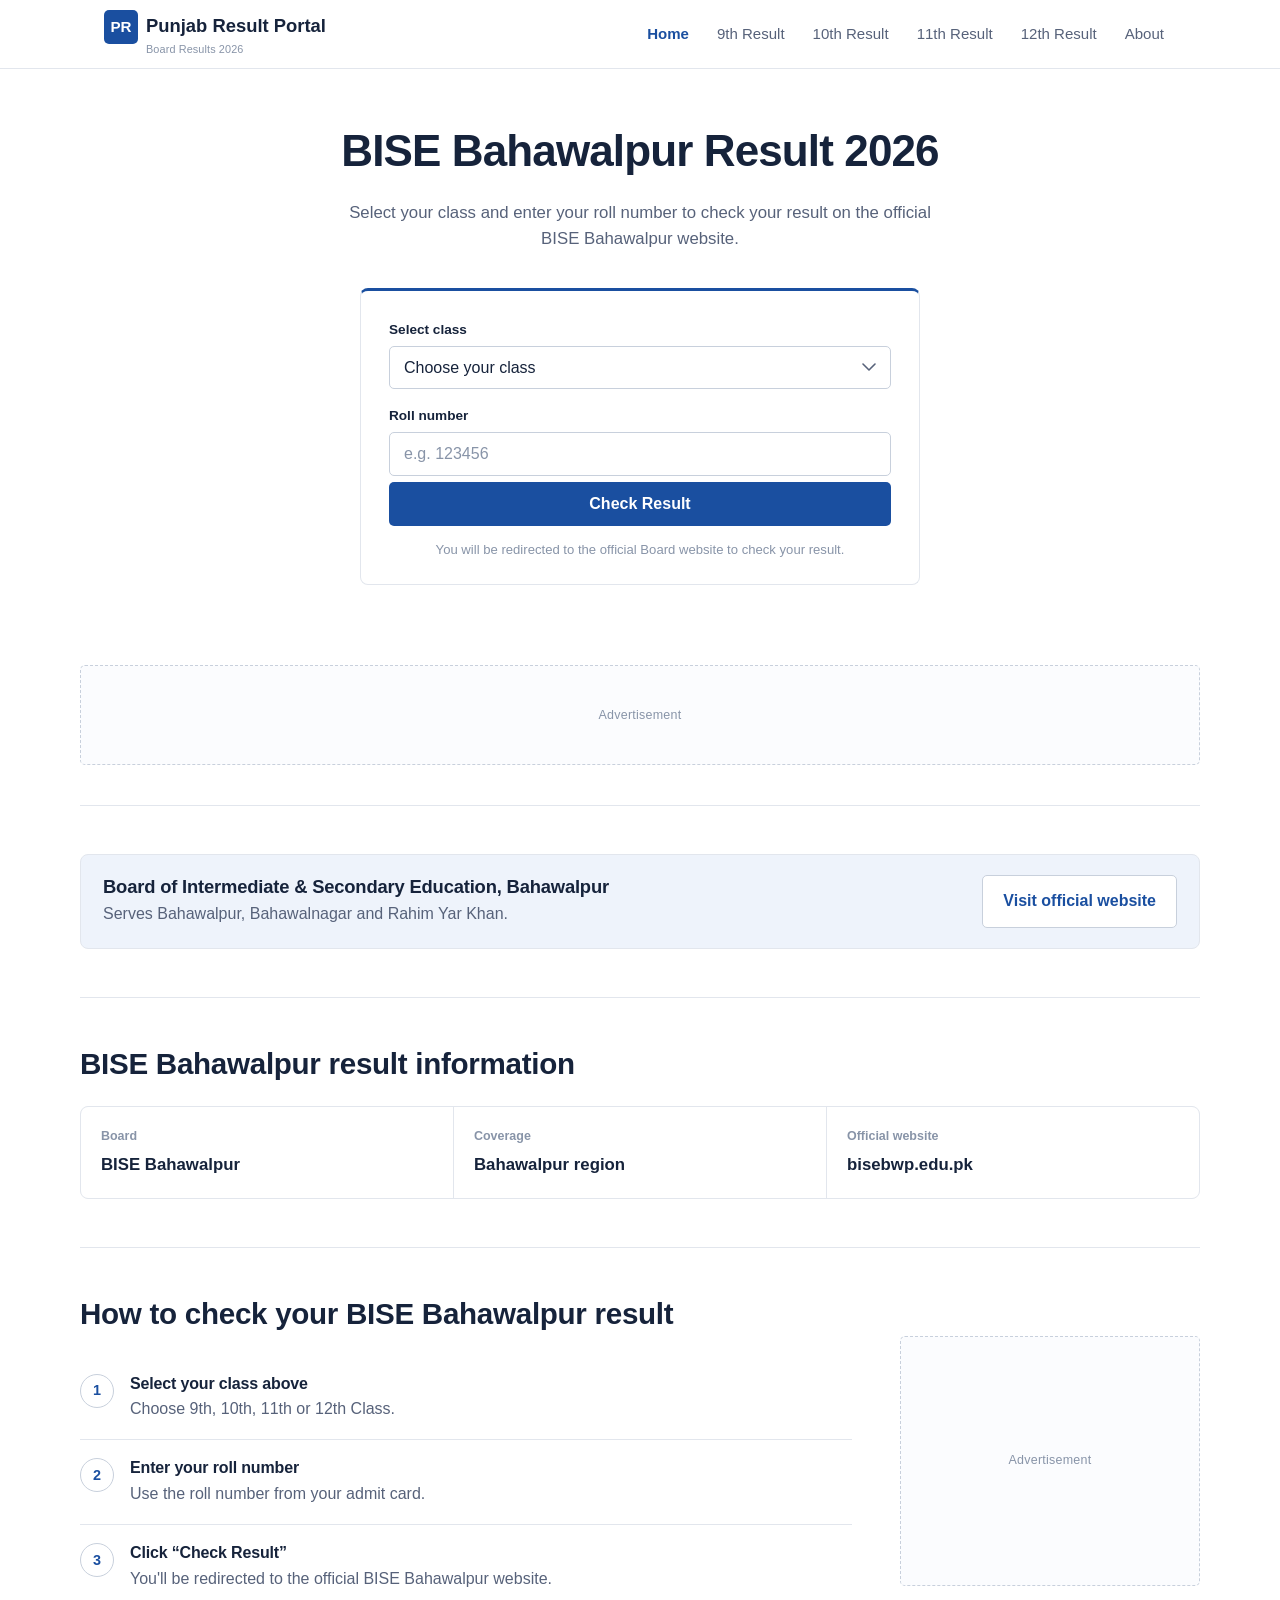
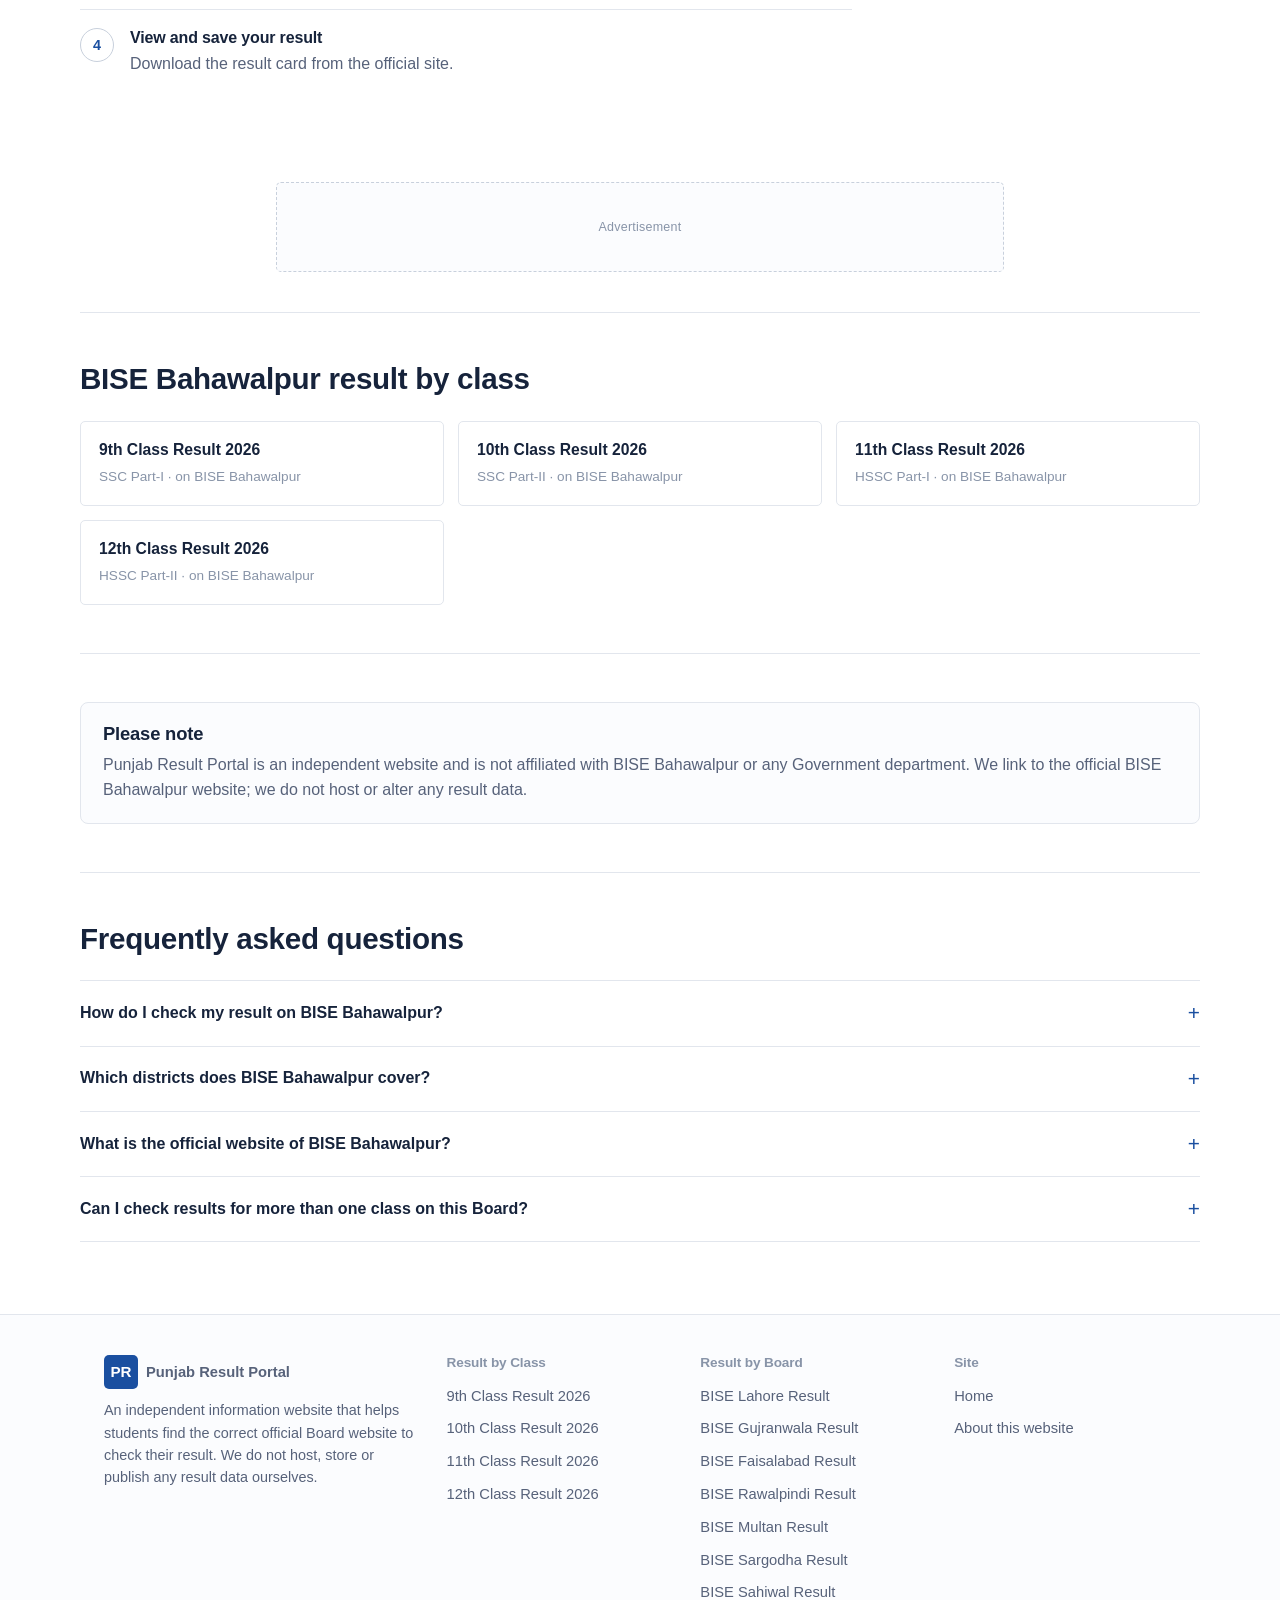
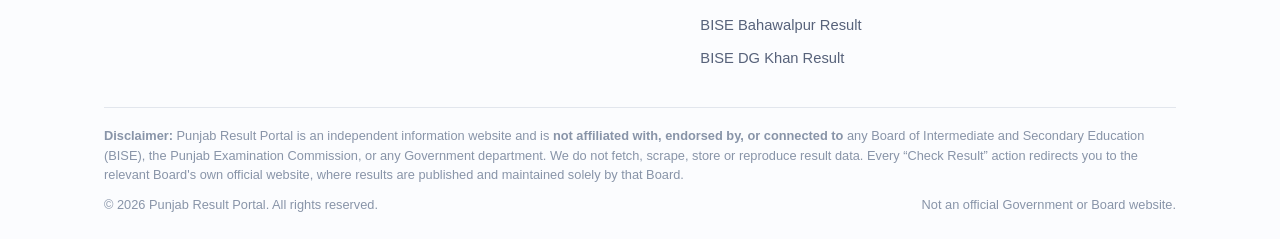
<file: bahawalpur-board-result.html>
<!DOCTYPE html>
<html lang="en">
<head>
  <meta charset="UTF-8">
  <meta name="viewport" content="width=device-width, initial-scale=1.0">
  <title>BISE Bahawalpur Result 2026 – Check 9th, 10th, 11th & 12th Result</title>
  <meta name="description" content="Check BISE Bahawalpur result 2026 for 9th, 10th, 11th and 12th class. Board of Intermediate & Secondary Education, Bahawalpur covers Bahawalpur, Bahawalnagar and Rahim Yar Khan. Get redirected to the official BISE Bahawalpur result website.">
  <link rel="canonical" href="https://www.punjabresultportal.example/bahawalpur-board-result.html">
  <meta name="robots" content="index, follow">
  <meta property="og:type" content="website">
  <meta property="og:title" content="BISE Bahawalpur Result 2026 – Check 9th, 10th, 11th & 12th Result">
  <meta property="og:description" content="Check BISE Bahawalpur result 2026 for 9th, 10th, 11th and 12th class. Board of Intermediate & Secondary Education, Bahawalpur covers Bahawalpur, Bahawalnagar and Rahim Yar Khan. Get redirected to the official BISE Bahawalpur result website.">
  <meta property="og:url" content="https://www.punjabresultportal.example/bahawalpur-board-result.html">
  <meta property="og:site_name" content="Punjab Result Portal">
  <meta name="twitter:card" content="summary">
  <meta name="twitter:title" content="BISE Bahawalpur Result 2026 – Check 9th, 10th, 11th & 12th Result">
  <meta name="twitter:description" content="Check BISE Bahawalpur result 2026 for 9th, 10th, 11th and 12th class. Board of Intermediate & Secondary Education, Bahawalpur covers Bahawalpur, Bahawalnagar and Rahim Yar Khan. Get redirected to the official BISE Bahawalpur result website.">
  <link rel="icon" href="data:image/svg+xml,<svg xmlns=%22http://www.w3.org/2000/svg%22 viewBox=%220 0 32 32%22><rect width=%2232%22 height=%2232%22 rx=%226%22 fill=%22%231a4fa0%22/><text x=%2216%22 y=%2222%22 font-family=%22Arial%22 font-size=%2215%22 font-weight=%22700%22 fill=%22white%22 text-anchor=%22middle%22>PR</text></svg>">
  <link rel="stylesheet" href="css/style.css">
  <script type="application/ld+json">{"@context": "https://schema.org", "@type": "FAQPage", "mainEntity": [{"@type": "Question", "name": "How do I check my result on BISE Bahawalpur?", "acceptedAnswer": {"@type": "Answer", "text": "Select your class on this page, enter your roll number, then click &ldquo;Check Result&rdquo;. You'll be redirected to the official BISE Bahawalpur website to view your result."}}, {"@type": "Question", "name": "Which districts does BISE Bahawalpur cover?", "acceptedAnswer": {"@type": "Answer", "text": "Board of Intermediate & Secondary Education, Bahawalpur conducts exams and publishes results for students in Bahawalpur, Bahawalnagar and Rahim Yar Khan."}}, {"@type": "Question", "name": "What is the official website of BISE Bahawalpur?", "acceptedAnswer": {"@type": "Answer", "text": "The official website is https://bisebwp.edu.pk/. Always double-check the address bar to make sure you're on the genuine Board site before entering personal details."}}, {"@type": "Question", "name": "Can I check results for more than one class on this Board?", "acceptedAnswer": {"@type": "Answer", "text": "Yes. BISE Bahawalpur publishes separate results for 9th, 10th, 11th and 12th Class. Use the links on this page to jump to the class you need."}}]}</script>
</head>
<body>
  <a class="skip-link" href="#main">Skip to content</a>
  <header class="site-header">
    <div class="container site-header__bar">
      <a href="index.html" class="brand">
        <span class="brand__mark" aria-hidden="true">PR</span>
        <span>
          Punjab Result Portal
          <span class="brand__text-sub">Board Results 2026</span>
        </span>
      </a>
      <nav class="main-nav" aria-label="Primary">
        <a href="index.html" aria-current="page">Home</a>
        <a href="9th-class-result.html">9th Result</a>
        <a href="10th-class-result.html">10th Result</a>
        <a href="11th-class-result.html">11th Result</a>
        <a href="12th-class-result.html">12th Result</a>
        <a href="about.html">About</a>
      </nav>
      <button class="nav-toggle" type="button" aria-label="Open menu" aria-expanded="false">
        <svg width="20" height="20" viewBox="0 0 20 20" fill="none" aria-hidden="true">
          <path d="M2.5 5h15M2.5 10h15M2.5 15h15" stroke="#16233b" stroke-width="1.6" stroke-linecap="round"/>
        </svg>
      </button>
    </div>
  </header>

  <main id="main">
    <section class="hero container">
      <h1>BISE Bahawalpur Result 2026</h1>
      <p class="lead">Select your class and enter your roll number to check your result on the official BISE Bahawalpur website.</p>
      
      <form class="search-card" data-result-form data-preset-board="bahawalpur" novalidate aria-label="Check result">
        
        <div class="field">
          <label for="class">Select class</label>
          <select id="class" name="class" required>
            <option value="">Choose your class</option>
            <option value="9th">9th Class</option>
            <option value="10th">10th Class</option>
            <option value="11th">11th Class</option>
            <option value="12th">12th Class</option>
          </select>
          <p class="field-error" role="alert"></p>
        </div>
        
        <div class="field">
          <label for="roll">Roll number</label>
          <input id="roll" name="roll" type="text" inputmode="numeric" placeholder="e.g. 123456" autocomplete="off" required>
          <p class="field-error" role="alert"></p>
        </div>
        <button type="submit" class="btn btn-primary">Check Result</button>
        <p class="search-card__notice">You will be redirected to the official Board website to check your result.</p>
      </form>
    </section>

    <div class="ad-slot ad-slot--banner"><span>Advertisement</span></div>

    <section class="section container">
      <div class="official-callout">
        <div>
          <h3>Board of Intermediate & Secondary Education, Bahawalpur</h3>
          <p>Serves Bahawalpur, Bahawalnagar and Rahim Yar Khan.</p>
        </div>
        <a class="btn btn-secondary" href="https://bisebwp.edu.pk/" target="_blank" rel="noopener">Visit official website</a>
      </div>
    </section>

    <section class="section container">
      <div class="section__head">
        <h2>BISE Bahawalpur result information</h2>
      </div>
      <div class="info-grid">
        <div class="info-grid__item"><div class="label">Board</div><div class="value">BISE Bahawalpur</div></div>
        <div class="info-grid__item"><div class="label">Coverage</div><div class="value">Bahawalpur region</div></div>
        <div class="info-grid__item"><div class="label">Official website</div><div class="value">bisebwp.edu.pk</div></div>
      </div>
    </section>

    <section class="section container">
      <div class="two-col">
        <div>
          <div class="section__head">
            <h2>How to check your BISE Bahawalpur result</h2>
          </div>
          <ol class="steps">
            <li><div><h3>Select your class above</h3><p>Choose 9th, 10th, 11th or 12th Class.</p></div></li>
            <li><div><h3>Enter your roll number</h3><p>Use the roll number from your admit card.</p></div></li>
            <li><div><h3>Click &ldquo;Check Result&rdquo;</h3><p>You'll be redirected to the official BISE Bahawalpur website.</p></div></li>
            <li><div><h3>View and save your result</h3><p>Download the result card from the official site.</p></div></li>
          </ol>
        </div>
        <aside>
          <div class="ad-slot ad-slot--sidebar"><span>Advertisement</span></div>
        </aside>
      </div>
    </section>

    <div class="ad-slot ad-slot--inline"><span>Advertisement</span></div>

    <section class="section container">
      <div class="section__head">
        <h2>BISE Bahawalpur result by class</h2>
      </div>
      <div class="link-grid">
        <a class="link-card" href="9th-class-result.html">
          <strong>9th Class Result 2026</strong>
          <span>SSC Part-I &middot; on BISE Bahawalpur</span>
        </a>
        <a class="link-card" href="10th-class-result.html">
          <strong>10th Class Result 2026</strong>
          <span>SSC Part-II &middot; on BISE Bahawalpur</span>
        </a>
        <a class="link-card" href="11th-class-result.html">
          <strong>11th Class Result 2026</strong>
          <span>HSSC Part-I &middot; on BISE Bahawalpur</span>
        </a>
        <a class="link-card" href="12th-class-result.html">
          <strong>12th Class Result 2026</strong>
          <span>HSSC Part-II &middot; on BISE Bahawalpur</span>
        </a>
      </div>
    </section>

    <section class="section container">
      <div class="notice-box">
        <h3>Please note</h3>
        <p>Punjab Result Portal is an independent website and is not affiliated with BISE Bahawalpur or any Government department. We link to the official BISE Bahawalpur website; we do not host or alter any result data.</p>
      </div>
    </section>

    <section class="section container">
      <div class="section__head"><h2>Frequently asked questions</h2></div>
      <div class="faq">
      <details>
        <summary>How do I check my result on BISE Bahawalpur?</summary>
        <p>Select your class on this page, enter your roll number, then click &ldquo;Check Result&rdquo;. You'll be redirected to the official BISE Bahawalpur website to view your result.</p>
      </details>
      <details>
        <summary>Which districts does BISE Bahawalpur cover?</summary>
        <p>Board of Intermediate & Secondary Education, Bahawalpur conducts exams and publishes results for students in Bahawalpur, Bahawalnagar and Rahim Yar Khan.</p>
      </details>
      <details>
        <summary>What is the official website of BISE Bahawalpur?</summary>
        <p>The official website is https://bisebwp.edu.pk/. Always double-check the address bar to make sure you're on the genuine Board site before entering personal details.</p>
      </details>
      <details>
        <summary>Can I check results for more than one class on this Board?</summary>
        <p>Yes. BISE Bahawalpur publishes separate results for 9th, 10th, 11th and 12th Class. Use the links on this page to jump to the class you need.</p>
      </details>
    </div>
    </section>
  </main>

  <footer class="site-footer">
    <div class="container">
      <div class="footer-grid">
        <div class="footer-about">
          <a href="index.html" class="brand" style="margin-bottom:10px;">
            <span class="brand__mark" aria-hidden="true">PR</span>
            <span>Punjab Result Portal</span>
          </a>
          <p>An independent information website that helps students find the correct
            official Board website to check their result. We do not host, store or
            publish any result data ourselves.</p>
        </div>
        <div>
          <h4>Result by Class</h4>
          <ul>
            <li><a href="9th-class-result.html">9th Class Result 2026</a></li>
            <li><a href="10th-class-result.html">10th Class Result 2026</a></li>
            <li><a href="11th-class-result.html">11th Class Result 2026</a></li>
            <li><a href="12th-class-result.html">12th Class Result 2026</a></li>
          </ul>
        </div>
        <div>
          <h4>Result by Board</h4>
          <ul>
            <li><a href="lahore-board-result.html">BISE Lahore Result</a></li>
            <li><a href="gujranwala-board-result.html">BISE Gujranwala Result</a></li>
            <li><a href="faisalabad-board-result.html">BISE Faisalabad Result</a></li>
            <li><a href="rawalpindi-board-result.html">BISE Rawalpindi Result</a></li>
            <li><a href="multan-board-result.html">BISE Multan Result</a></li>
            <li><a href="sargodha-board-result.html">BISE Sargodha Result</a></li>
            <li><a href="sahiwal-board-result.html">BISE Sahiwal Result</a></li>
            <li><a href="bahawalpur-board-result.html">BISE Bahawalpur Result</a></li>
            <li><a href="dg-khan-board-result.html">BISE DG Khan Result</a></li>
          </ul>
        </div>
        <div>
          <h4>Site</h4>
          <ul>
            <li><a href="index.html">Home</a></li>
            <li><a href="about.html">About this website</a></li>
          </ul>
        </div>
      </div>
      <div class="footer-disclaimer">
        <p><strong>Disclaimer:</strong> Punjab Result Portal is an independent
          information website and is <strong>not affiliated with, endorsed by, or
          connected to</strong> any Board of Intermediate and Secondary Education
          (BISE), the Punjab Examination Commission, or any Government department.
          We do not fetch, scrape, store or reproduce result data. Every &ldquo;Check
          Result&rdquo; action redirects you to the relevant Board's own official
          website, where results are published and maintained solely by that Board.</p>
        <div class="footer-bottom">
          <span>&copy; 2026 Punjab Result Portal. All rights reserved.</span>
          <span>Not an official Government or Board website.</span>
        </div>
      </div>
    </div>
  </footer>
  <script src="js/config.js"></script>
  <script src="js/main.js"></script>
</body>
</html>
</file>
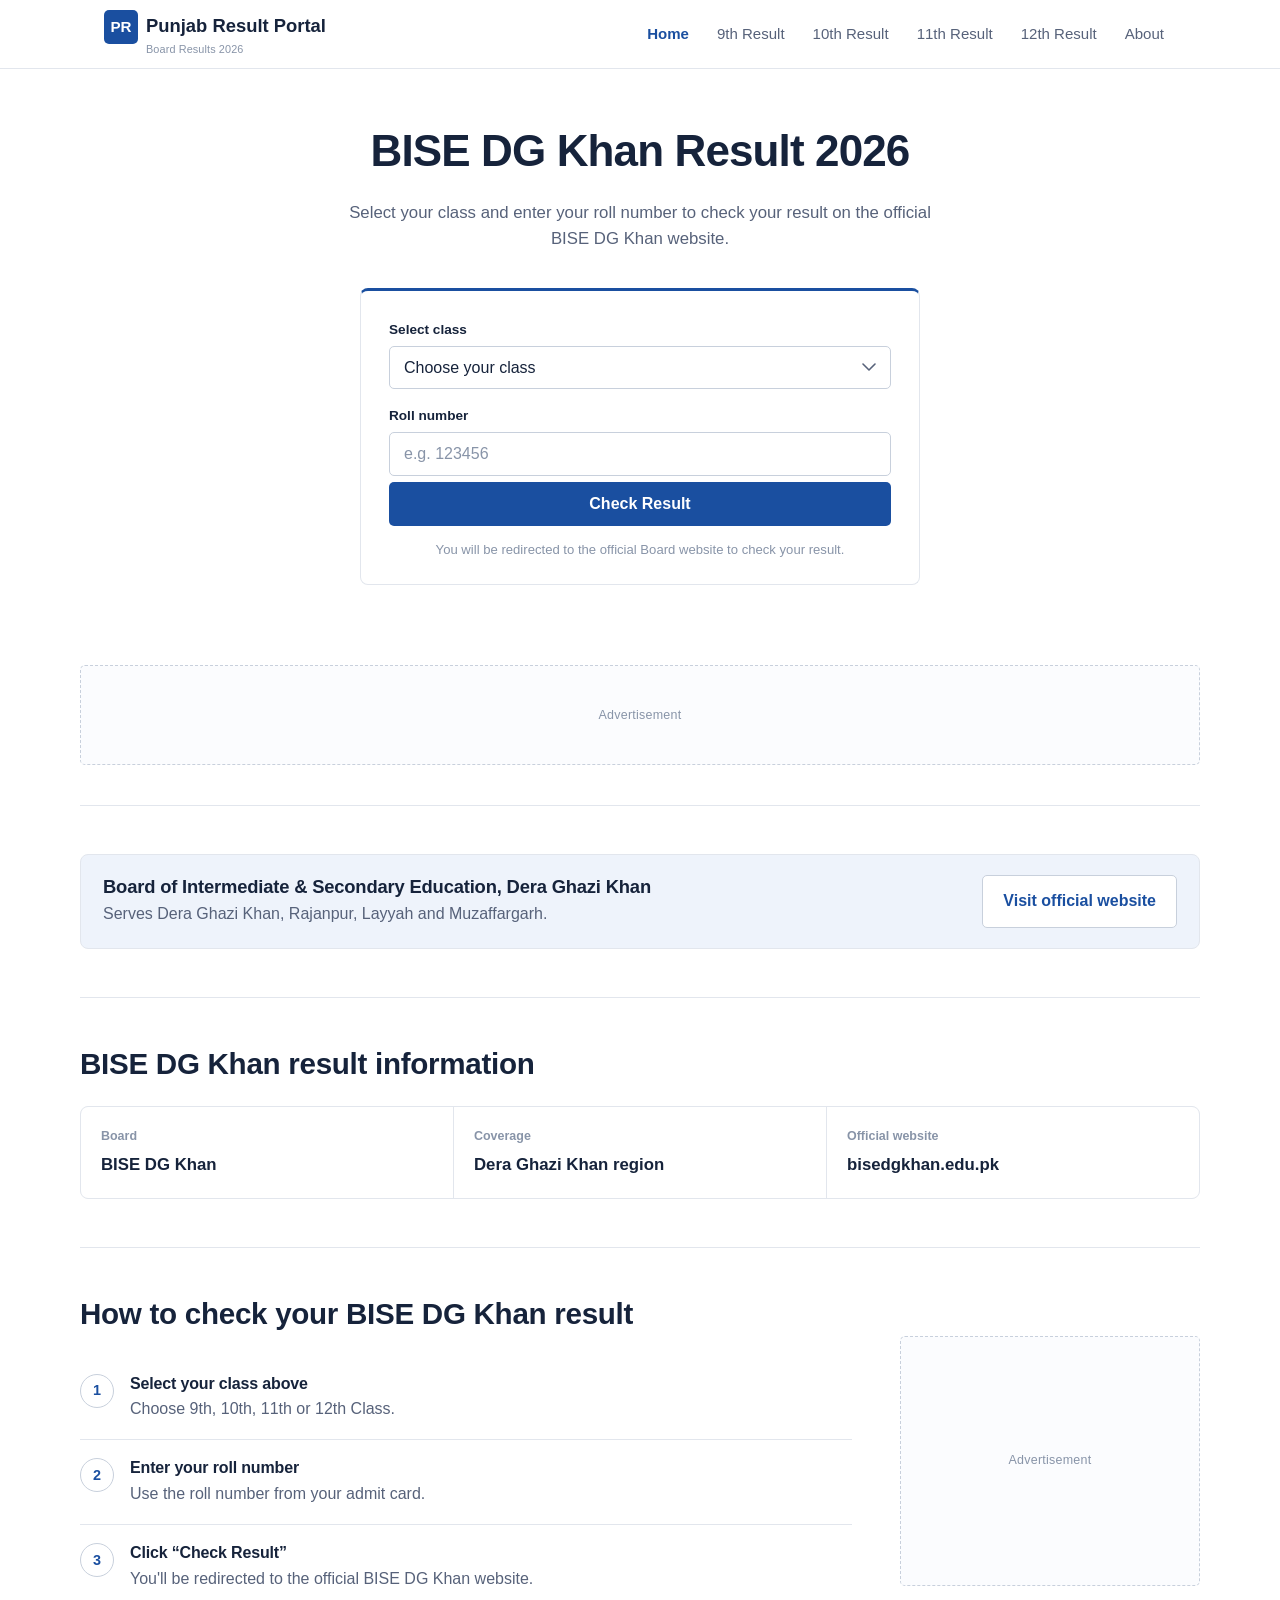
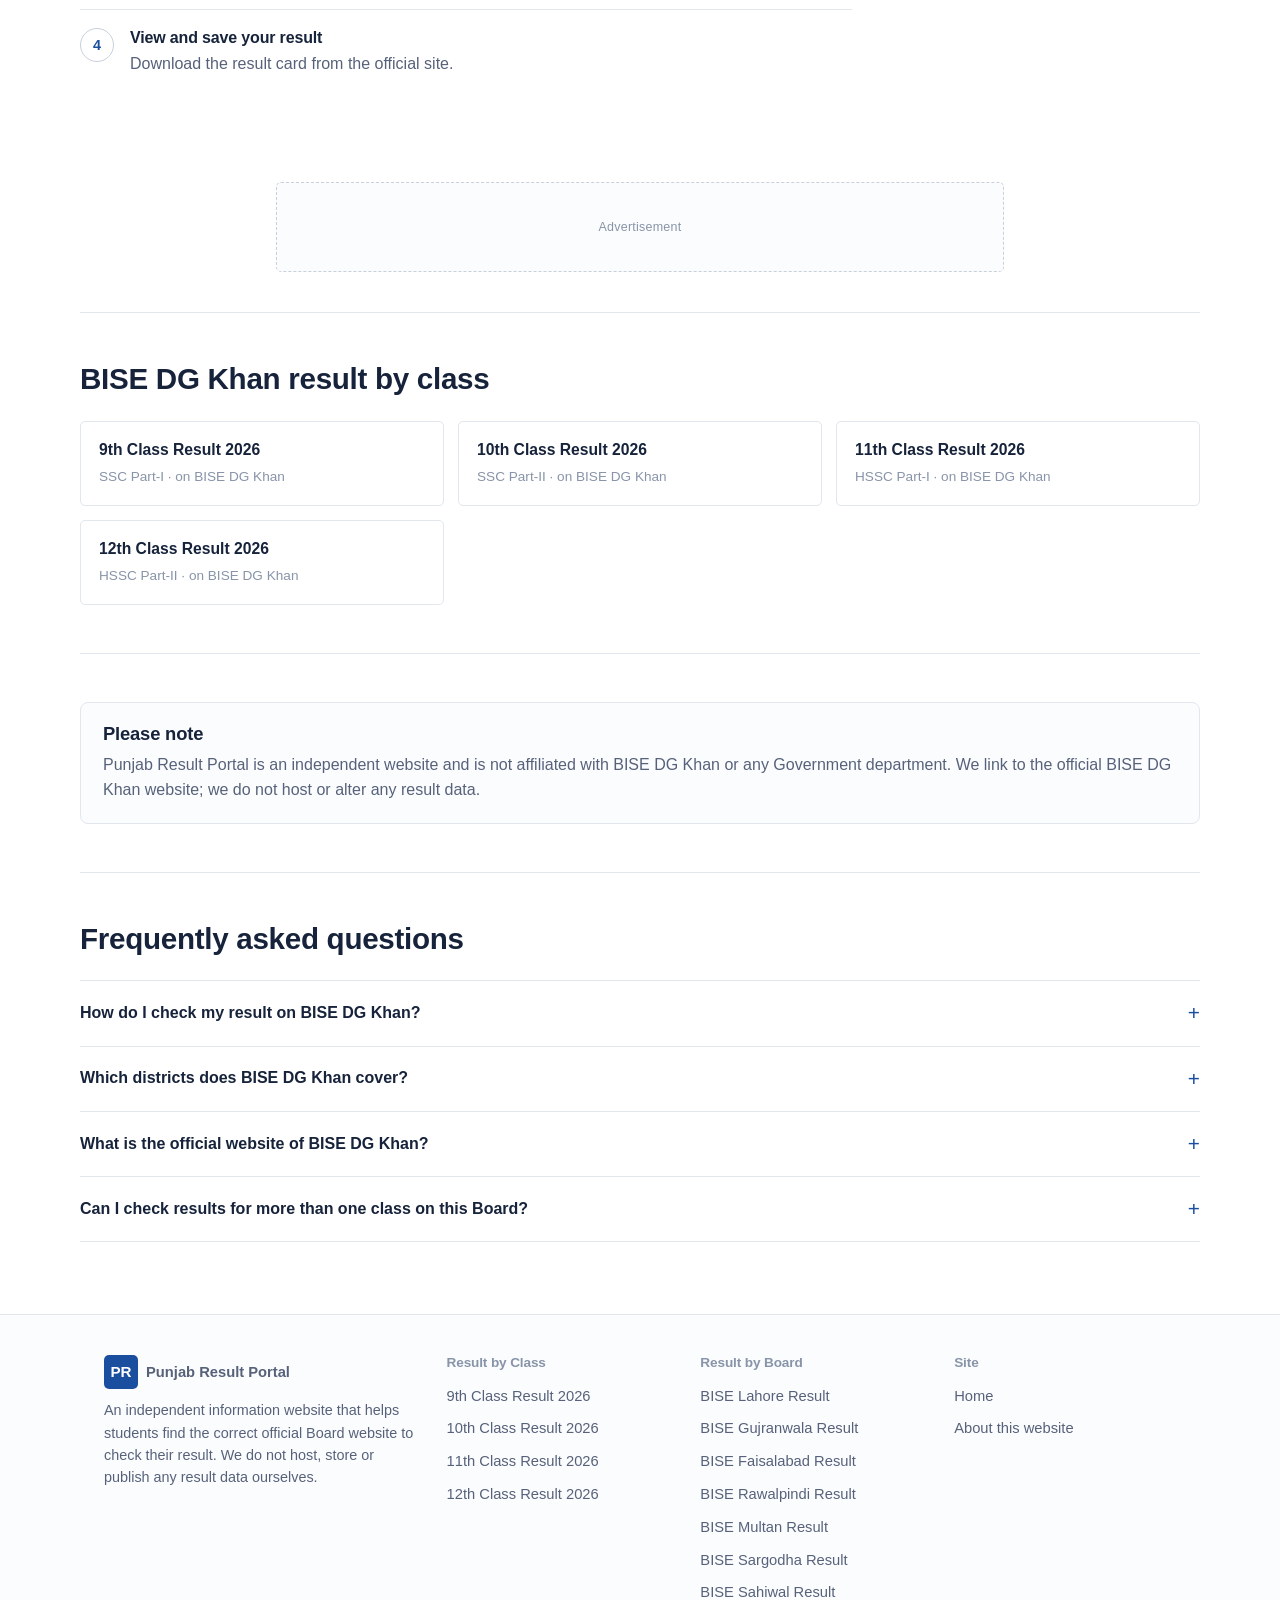
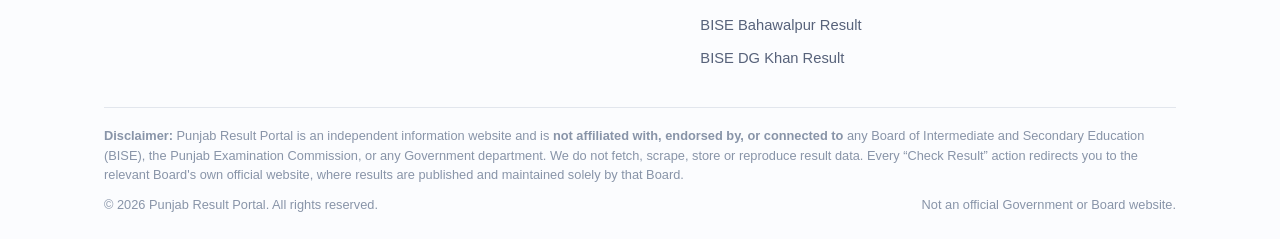
<file: dg-khan-board-result.html>
<!DOCTYPE html>
<html lang="en">
<head>
  <meta charset="UTF-8">
  <meta name="viewport" content="width=device-width, initial-scale=1.0">
  <title>BISE DG Khan Result 2026 – Check 9th, 10th, 11th & 12th Result</title>
  <meta name="description" content="Check BISE DG Khan result 2026 for 9th, 10th, 11th and 12th class. Board of Intermediate & Secondary Education, Dera Ghazi Khan covers Dera Ghazi Khan, Rajanpur, Layyah and Muzaffargarh. Get redirected to the official BISE DG Khan result website.">
  <link rel="canonical" href="https://www.punjabresultportal.example/dg-khan-board-result.html">
  <meta name="robots" content="index, follow">
  <meta property="og:type" content="website">
  <meta property="og:title" content="BISE DG Khan Result 2026 – Check 9th, 10th, 11th & 12th Result">
  <meta property="og:description" content="Check BISE DG Khan result 2026 for 9th, 10th, 11th and 12th class. Board of Intermediate & Secondary Education, Dera Ghazi Khan covers Dera Ghazi Khan, Rajanpur, Layyah and Muzaffargarh. Get redirected to the official BISE DG Khan result website.">
  <meta property="og:url" content="https://www.punjabresultportal.example/dg-khan-board-result.html">
  <meta property="og:site_name" content="Punjab Result Portal">
  <meta name="twitter:card" content="summary">
  <meta name="twitter:title" content="BISE DG Khan Result 2026 – Check 9th, 10th, 11th & 12th Result">
  <meta name="twitter:description" content="Check BISE DG Khan result 2026 for 9th, 10th, 11th and 12th class. Board of Intermediate & Secondary Education, Dera Ghazi Khan covers Dera Ghazi Khan, Rajanpur, Layyah and Muzaffargarh. Get redirected to the official BISE DG Khan result website.">
  <link rel="icon" href="data:image/svg+xml,<svg xmlns=%22http://www.w3.org/2000/svg%22 viewBox=%220 0 32 32%22><rect width=%2232%22 height=%2232%22 rx=%226%22 fill=%22%231a4fa0%22/><text x=%2216%22 y=%2222%22 font-family=%22Arial%22 font-size=%2215%22 font-weight=%22700%22 fill=%22white%22 text-anchor=%22middle%22>PR</text></svg>">
  <link rel="stylesheet" href="css/style.css">
  <script type="application/ld+json">{"@context": "https://schema.org", "@type": "FAQPage", "mainEntity": [{"@type": "Question", "name": "How do I check my result on BISE DG Khan?", "acceptedAnswer": {"@type": "Answer", "text": "Select your class on this page, enter your roll number, then click &ldquo;Check Result&rdquo;. You'll be redirected to the official BISE DG Khan website to view your result."}}, {"@type": "Question", "name": "Which districts does BISE DG Khan cover?", "acceptedAnswer": {"@type": "Answer", "text": "Board of Intermediate & Secondary Education, Dera Ghazi Khan conducts exams and publishes results for students in Dera Ghazi Khan, Rajanpur, Layyah and Muzaffargarh."}}, {"@type": "Question", "name": "What is the official website of BISE DG Khan?", "acceptedAnswer": {"@type": "Answer", "text": "The official website is https://bisedgkhan.edu.pk/. Always double-check the address bar to make sure you're on the genuine Board site before entering personal details."}}, {"@type": "Question", "name": "Can I check results for more than one class on this Board?", "acceptedAnswer": {"@type": "Answer", "text": "Yes. BISE DG Khan publishes separate results for 9th, 10th, 11th and 12th Class. Use the links on this page to jump to the class you need."}}]}</script>
</head>
<body>
  <a class="skip-link" href="#main">Skip to content</a>
  <header class="site-header">
    <div class="container site-header__bar">
      <a href="index.html" class="brand">
        <span class="brand__mark" aria-hidden="true">PR</span>
        <span>
          Punjab Result Portal
          <span class="brand__text-sub">Board Results 2026</span>
        </span>
      </a>
      <nav class="main-nav" aria-label="Primary">
        <a href="index.html" aria-current="page">Home</a>
        <a href="9th-class-result.html">9th Result</a>
        <a href="10th-class-result.html">10th Result</a>
        <a href="11th-class-result.html">11th Result</a>
        <a href="12th-class-result.html">12th Result</a>
        <a href="about.html">About</a>
      </nav>
      <button class="nav-toggle" type="button" aria-label="Open menu" aria-expanded="false">
        <svg width="20" height="20" viewBox="0 0 20 20" fill="none" aria-hidden="true">
          <path d="M2.5 5h15M2.5 10h15M2.5 15h15" stroke="#16233b" stroke-width="1.6" stroke-linecap="round"/>
        </svg>
      </button>
    </div>
  </header>

  <main id="main">
    <section class="hero container">
      <h1>BISE DG Khan Result 2026</h1>
      <p class="lead">Select your class and enter your roll number to check your result on the official BISE DG Khan website.</p>
      
      <form class="search-card" data-result-form data-preset-board="dgkhan" novalidate aria-label="Check result">
        
        <div class="field">
          <label for="class">Select class</label>
          <select id="class" name="class" required>
            <option value="">Choose your class</option>
            <option value="9th">9th Class</option>
            <option value="10th">10th Class</option>
            <option value="11th">11th Class</option>
            <option value="12th">12th Class</option>
          </select>
          <p class="field-error" role="alert"></p>
        </div>
        
        <div class="field">
          <label for="roll">Roll number</label>
          <input id="roll" name="roll" type="text" inputmode="numeric" placeholder="e.g. 123456" autocomplete="off" required>
          <p class="field-error" role="alert"></p>
        </div>
        <button type="submit" class="btn btn-primary">Check Result</button>
        <p class="search-card__notice">You will be redirected to the official Board website to check your result.</p>
      </form>
    </section>

    <div class="ad-slot ad-slot--banner"><span>Advertisement</span></div>

    <section class="section container">
      <div class="official-callout">
        <div>
          <h3>Board of Intermediate & Secondary Education, Dera Ghazi Khan</h3>
          <p>Serves Dera Ghazi Khan, Rajanpur, Layyah and Muzaffargarh.</p>
        </div>
        <a class="btn btn-secondary" href="https://bisedgkhan.edu.pk/" target="_blank" rel="noopener">Visit official website</a>
      </div>
    </section>

    <section class="section container">
      <div class="section__head">
        <h2>BISE DG Khan result information</h2>
      </div>
      <div class="info-grid">
        <div class="info-grid__item"><div class="label">Board</div><div class="value">BISE DG Khan</div></div>
        <div class="info-grid__item"><div class="label">Coverage</div><div class="value">Dera Ghazi Khan region</div></div>
        <div class="info-grid__item"><div class="label">Official website</div><div class="value">bisedgkhan.edu.pk</div></div>
      </div>
    </section>

    <section class="section container">
      <div class="two-col">
        <div>
          <div class="section__head">
            <h2>How to check your BISE DG Khan result</h2>
          </div>
          <ol class="steps">
            <li><div><h3>Select your class above</h3><p>Choose 9th, 10th, 11th or 12th Class.</p></div></li>
            <li><div><h3>Enter your roll number</h3><p>Use the roll number from your admit card.</p></div></li>
            <li><div><h3>Click &ldquo;Check Result&rdquo;</h3><p>You'll be redirected to the official BISE DG Khan website.</p></div></li>
            <li><div><h3>View and save your result</h3><p>Download the result card from the official site.</p></div></li>
          </ol>
        </div>
        <aside>
          <div class="ad-slot ad-slot--sidebar"><span>Advertisement</span></div>
        </aside>
      </div>
    </section>

    <div class="ad-slot ad-slot--inline"><span>Advertisement</span></div>

    <section class="section container">
      <div class="section__head">
        <h2>BISE DG Khan result by class</h2>
      </div>
      <div class="link-grid">
        <a class="link-card" href="9th-class-result.html">
          <strong>9th Class Result 2026</strong>
          <span>SSC Part-I &middot; on BISE DG Khan</span>
        </a>
        <a class="link-card" href="10th-class-result.html">
          <strong>10th Class Result 2026</strong>
          <span>SSC Part-II &middot; on BISE DG Khan</span>
        </a>
        <a class="link-card" href="11th-class-result.html">
          <strong>11th Class Result 2026</strong>
          <span>HSSC Part-I &middot; on BISE DG Khan</span>
        </a>
        <a class="link-card" href="12th-class-result.html">
          <strong>12th Class Result 2026</strong>
          <span>HSSC Part-II &middot; on BISE DG Khan</span>
        </a>
      </div>
    </section>

    <section class="section container">
      <div class="notice-box">
        <h3>Please note</h3>
        <p>Punjab Result Portal is an independent website and is not affiliated with BISE DG Khan or any Government department. We link to the official BISE DG Khan website; we do not host or alter any result data.</p>
      </div>
    </section>

    <section class="section container">
      <div class="section__head"><h2>Frequently asked questions</h2></div>
      <div class="faq">
      <details>
        <summary>How do I check my result on BISE DG Khan?</summary>
        <p>Select your class on this page, enter your roll number, then click &ldquo;Check Result&rdquo;. You'll be redirected to the official BISE DG Khan website to view your result.</p>
      </details>
      <details>
        <summary>Which districts does BISE DG Khan cover?</summary>
        <p>Board of Intermediate & Secondary Education, Dera Ghazi Khan conducts exams and publishes results for students in Dera Ghazi Khan, Rajanpur, Layyah and Muzaffargarh.</p>
      </details>
      <details>
        <summary>What is the official website of BISE DG Khan?</summary>
        <p>The official website is https://bisedgkhan.edu.pk/. Always double-check the address bar to make sure you're on the genuine Board site before entering personal details.</p>
      </details>
      <details>
        <summary>Can I check results for more than one class on this Board?</summary>
        <p>Yes. BISE DG Khan publishes separate results for 9th, 10th, 11th and 12th Class. Use the links on this page to jump to the class you need.</p>
      </details>
    </div>
    </section>
  </main>

  <footer class="site-footer">
    <div class="container">
      <div class="footer-grid">
        <div class="footer-about">
          <a href="index.html" class="brand" style="margin-bottom:10px;">
            <span class="brand__mark" aria-hidden="true">PR</span>
            <span>Punjab Result Portal</span>
          </a>
          <p>An independent information website that helps students find the correct
            official Board website to check their result. We do not host, store or
            publish any result data ourselves.</p>
        </div>
        <div>
          <h4>Result by Class</h4>
          <ul>
            <li><a href="9th-class-result.html">9th Class Result 2026</a></li>
            <li><a href="10th-class-result.html">10th Class Result 2026</a></li>
            <li><a href="11th-class-result.html">11th Class Result 2026</a></li>
            <li><a href="12th-class-result.html">12th Class Result 2026</a></li>
          </ul>
        </div>
        <div>
          <h4>Result by Board</h4>
          <ul>
            <li><a href="lahore-board-result.html">BISE Lahore Result</a></li>
            <li><a href="gujranwala-board-result.html">BISE Gujranwala Result</a></li>
            <li><a href="faisalabad-board-result.html">BISE Faisalabad Result</a></li>
            <li><a href="rawalpindi-board-result.html">BISE Rawalpindi Result</a></li>
            <li><a href="multan-board-result.html">BISE Multan Result</a></li>
            <li><a href="sargodha-board-result.html">BISE Sargodha Result</a></li>
            <li><a href="sahiwal-board-result.html">BISE Sahiwal Result</a></li>
            <li><a href="bahawalpur-board-result.html">BISE Bahawalpur Result</a></li>
            <li><a href="dg-khan-board-result.html">BISE DG Khan Result</a></li>
          </ul>
        </div>
        <div>
          <h4>Site</h4>
          <ul>
            <li><a href="index.html">Home</a></li>
            <li><a href="about.html">About this website</a></li>
          </ul>
        </div>
      </div>
      <div class="footer-disclaimer">
        <p><strong>Disclaimer:</strong> Punjab Result Portal is an independent
          information website and is <strong>not affiliated with, endorsed by, or
          connected to</strong> any Board of Intermediate and Secondary Education
          (BISE), the Punjab Examination Commission, or any Government department.
          We do not fetch, scrape, store or reproduce result data. Every &ldquo;Check
          Result&rdquo; action redirects you to the relevant Board's own official
          website, where results are published and maintained solely by that Board.</p>
        <div class="footer-bottom">
          <span>&copy; 2026 Punjab Result Portal. All rights reserved.</span>
          <span>Not an official Government or Board website.</span>
        </div>
      </div>
    </div>
  </footer>
  <script src="js/config.js"></script>
  <script src="js/main.js"></script>
</body>
</html>
</file>
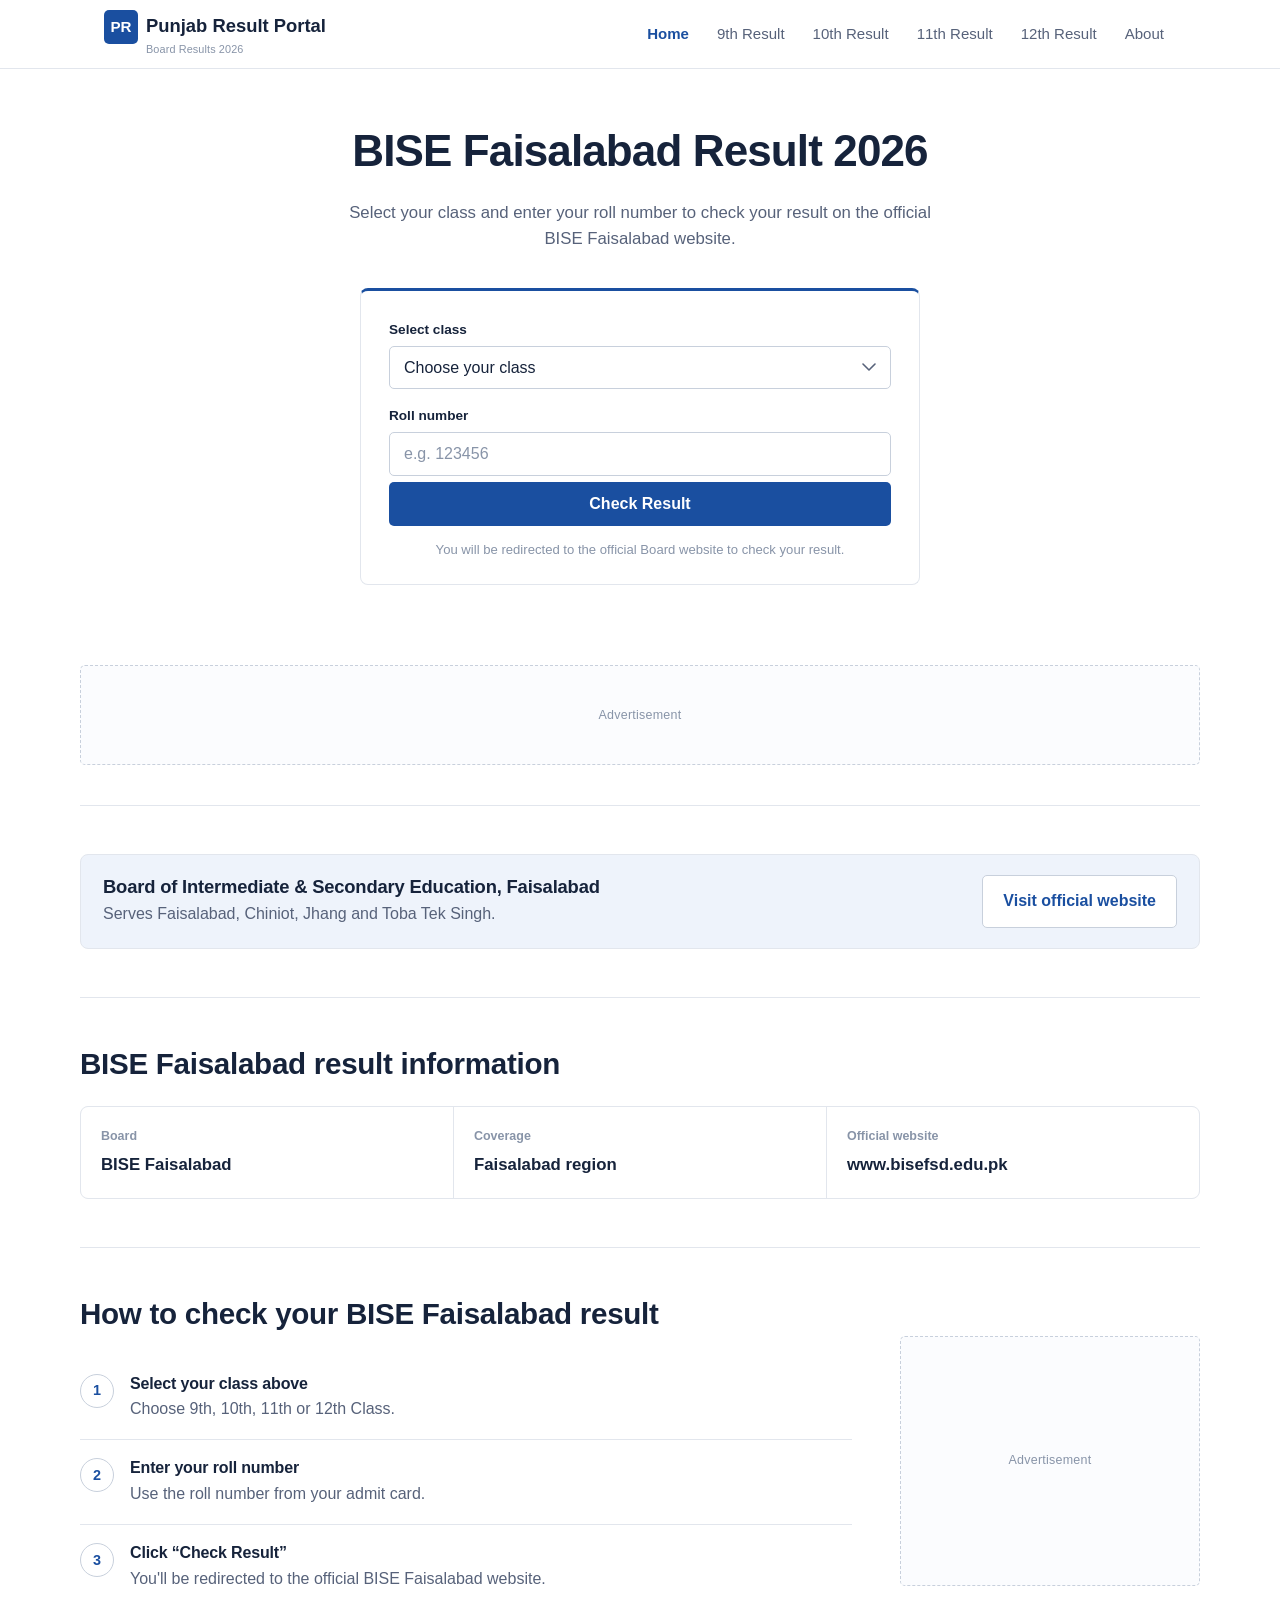
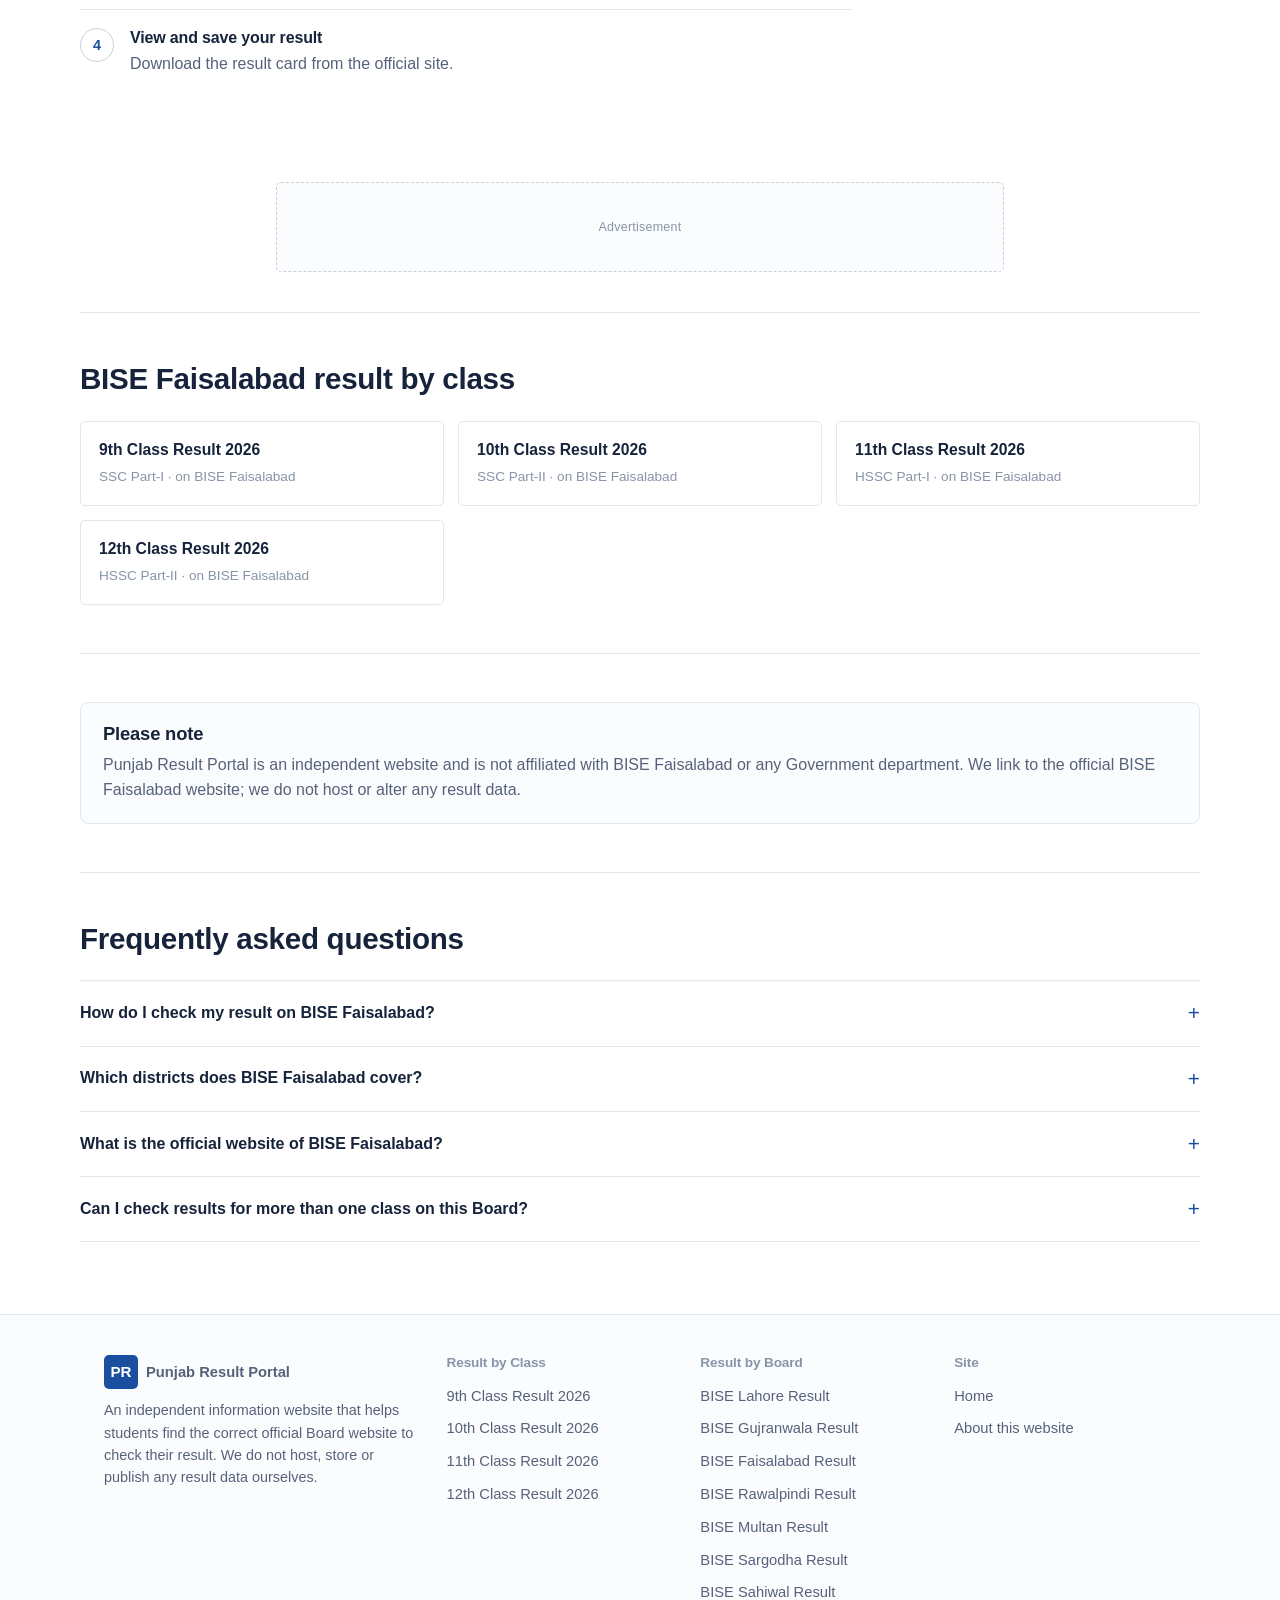
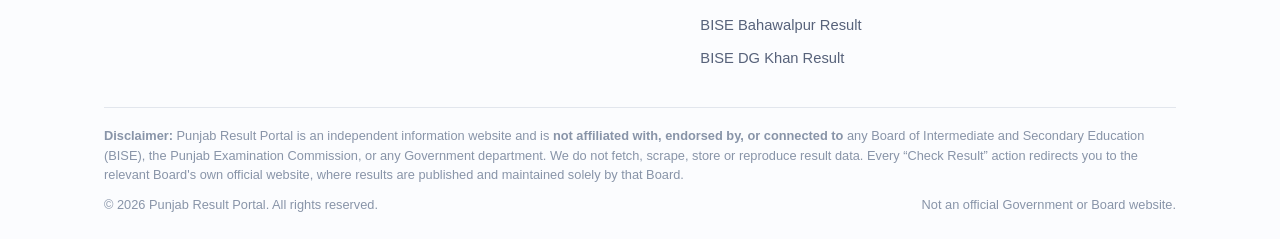
<file: faisalabad-board-result.html>
<!DOCTYPE html>
<html lang="en">
<head>
  <meta charset="UTF-8">
  <meta name="viewport" content="width=device-width, initial-scale=1.0">
  <title>BISE Faisalabad Result 2026 – Check 9th, 10th, 11th & 12th Result</title>
  <meta name="description" content="Check BISE Faisalabad result 2026 for 9th, 10th, 11th and 12th class. Board of Intermediate & Secondary Education, Faisalabad covers Faisalabad, Chiniot, Jhang and Toba Tek Singh. Get redirected to the official BISE Faisalabad result website.">
  <link rel="canonical" href="https://www.punjabresultportal.example/faisalabad-board-result.html">
  <meta name="robots" content="index, follow">
  <meta property="og:type" content="website">
  <meta property="og:title" content="BISE Faisalabad Result 2026 – Check 9th, 10th, 11th & 12th Result">
  <meta property="og:description" content="Check BISE Faisalabad result 2026 for 9th, 10th, 11th and 12th class. Board of Intermediate & Secondary Education, Faisalabad covers Faisalabad, Chiniot, Jhang and Toba Tek Singh. Get redirected to the official BISE Faisalabad result website.">
  <meta property="og:url" content="https://www.punjabresultportal.example/faisalabad-board-result.html">
  <meta property="og:site_name" content="Punjab Result Portal">
  <meta name="twitter:card" content="summary">
  <meta name="twitter:title" content="BISE Faisalabad Result 2026 – Check 9th, 10th, 11th & 12th Result">
  <meta name="twitter:description" content="Check BISE Faisalabad result 2026 for 9th, 10th, 11th and 12th class. Board of Intermediate & Secondary Education, Faisalabad covers Faisalabad, Chiniot, Jhang and Toba Tek Singh. Get redirected to the official BISE Faisalabad result website.">
  <link rel="icon" href="data:image/svg+xml,<svg xmlns=%22http://www.w3.org/2000/svg%22 viewBox=%220 0 32 32%22><rect width=%2232%22 height=%2232%22 rx=%226%22 fill=%22%231a4fa0%22/><text x=%2216%22 y=%2222%22 font-family=%22Arial%22 font-size=%2215%22 font-weight=%22700%22 fill=%22white%22 text-anchor=%22middle%22>PR</text></svg>">
  <link rel="stylesheet" href="css/style.css">
  <script type="application/ld+json">{"@context": "https://schema.org", "@type": "FAQPage", "mainEntity": [{"@type": "Question", "name": "How do I check my result on BISE Faisalabad?", "acceptedAnswer": {"@type": "Answer", "text": "Select your class on this page, enter your roll number, then click &ldquo;Check Result&rdquo;. You'll be redirected to the official BISE Faisalabad website to view your result."}}, {"@type": "Question", "name": "Which districts does BISE Faisalabad cover?", "acceptedAnswer": {"@type": "Answer", "text": "Board of Intermediate & Secondary Education, Faisalabad conducts exams and publishes results for students in Faisalabad, Chiniot, Jhang and Toba Tek Singh."}}, {"@type": "Question", "name": "What is the official website of BISE Faisalabad?", "acceptedAnswer": {"@type": "Answer", "text": "The official website is https://www.bisefsd.edu.pk/. Always double-check the address bar to make sure you're on the genuine Board site before entering personal details."}}, {"@type": "Question", "name": "Can I check results for more than one class on this Board?", "acceptedAnswer": {"@type": "Answer", "text": "Yes. BISE Faisalabad publishes separate results for 9th, 10th, 11th and 12th Class. Use the links on this page to jump to the class you need."}}]}</script>
</head>
<body>
  <a class="skip-link" href="#main">Skip to content</a>
  <header class="site-header">
    <div class="container site-header__bar">
      <a href="index.html" class="brand">
        <span class="brand__mark" aria-hidden="true">PR</span>
        <span>
          Punjab Result Portal
          <span class="brand__text-sub">Board Results 2026</span>
        </span>
      </a>
      <nav class="main-nav" aria-label="Primary">
        <a href="index.html" aria-current="page">Home</a>
        <a href="9th-class-result.html">9th Result</a>
        <a href="10th-class-result.html">10th Result</a>
        <a href="11th-class-result.html">11th Result</a>
        <a href="12th-class-result.html">12th Result</a>
        <a href="about.html">About</a>
      </nav>
      <button class="nav-toggle" type="button" aria-label="Open menu" aria-expanded="false">
        <svg width="20" height="20" viewBox="0 0 20 20" fill="none" aria-hidden="true">
          <path d="M2.5 5h15M2.5 10h15M2.5 15h15" stroke="#16233b" stroke-width="1.6" stroke-linecap="round"/>
        </svg>
      </button>
    </div>
  </header>

  <main id="main">
    <section class="hero container">
      <h1>BISE Faisalabad Result 2026</h1>
      <p class="lead">Select your class and enter your roll number to check your result on the official BISE Faisalabad website.</p>
      
      <form class="search-card" data-result-form data-preset-board="faisalabad" novalidate aria-label="Check result">
        
        <div class="field">
          <label for="class">Select class</label>
          <select id="class" name="class" required>
            <option value="">Choose your class</option>
            <option value="9th">9th Class</option>
            <option value="10th">10th Class</option>
            <option value="11th">11th Class</option>
            <option value="12th">12th Class</option>
          </select>
          <p class="field-error" role="alert"></p>
        </div>
        
        <div class="field">
          <label for="roll">Roll number</label>
          <input id="roll" name="roll" type="text" inputmode="numeric" placeholder="e.g. 123456" autocomplete="off" required>
          <p class="field-error" role="alert"></p>
        </div>
        <button type="submit" class="btn btn-primary">Check Result</button>
        <p class="search-card__notice">You will be redirected to the official Board website to check your result.</p>
      </form>
    </section>

    <div class="ad-slot ad-slot--banner"><span>Advertisement</span></div>

    <section class="section container">
      <div class="official-callout">
        <div>
          <h3>Board of Intermediate & Secondary Education, Faisalabad</h3>
          <p>Serves Faisalabad, Chiniot, Jhang and Toba Tek Singh.</p>
        </div>
        <a class="btn btn-secondary" href="https://www.bisefsd.edu.pk/" target="_blank" rel="noopener">Visit official website</a>
      </div>
    </section>

    <section class="section container">
      <div class="section__head">
        <h2>BISE Faisalabad result information</h2>
      </div>
      <div class="info-grid">
        <div class="info-grid__item"><div class="label">Board</div><div class="value">BISE Faisalabad</div></div>
        <div class="info-grid__item"><div class="label">Coverage</div><div class="value">Faisalabad region</div></div>
        <div class="info-grid__item"><div class="label">Official website</div><div class="value">www.bisefsd.edu.pk</div></div>
      </div>
    </section>

    <section class="section container">
      <div class="two-col">
        <div>
          <div class="section__head">
            <h2>How to check your BISE Faisalabad result</h2>
          </div>
          <ol class="steps">
            <li><div><h3>Select your class above</h3><p>Choose 9th, 10th, 11th or 12th Class.</p></div></li>
            <li><div><h3>Enter your roll number</h3><p>Use the roll number from your admit card.</p></div></li>
            <li><div><h3>Click &ldquo;Check Result&rdquo;</h3><p>You'll be redirected to the official BISE Faisalabad website.</p></div></li>
            <li><div><h3>View and save your result</h3><p>Download the result card from the official site.</p></div></li>
          </ol>
        </div>
        <aside>
          <div class="ad-slot ad-slot--sidebar"><span>Advertisement</span></div>
        </aside>
      </div>
    </section>

    <div class="ad-slot ad-slot--inline"><span>Advertisement</span></div>

    <section class="section container">
      <div class="section__head">
        <h2>BISE Faisalabad result by class</h2>
      </div>
      <div class="link-grid">
        <a class="link-card" href="9th-class-result.html">
          <strong>9th Class Result 2026</strong>
          <span>SSC Part-I &middot; on BISE Faisalabad</span>
        </a>
        <a class="link-card" href="10th-class-result.html">
          <strong>10th Class Result 2026</strong>
          <span>SSC Part-II &middot; on BISE Faisalabad</span>
        </a>
        <a class="link-card" href="11th-class-result.html">
          <strong>11th Class Result 2026</strong>
          <span>HSSC Part-I &middot; on BISE Faisalabad</span>
        </a>
        <a class="link-card" href="12th-class-result.html">
          <strong>12th Class Result 2026</strong>
          <span>HSSC Part-II &middot; on BISE Faisalabad</span>
        </a>
      </div>
    </section>

    <section class="section container">
      <div class="notice-box">
        <h3>Please note</h3>
        <p>Punjab Result Portal is an independent website and is not affiliated with BISE Faisalabad or any Government department. We link to the official BISE Faisalabad website; we do not host or alter any result data.</p>
      </div>
    </section>

    <section class="section container">
      <div class="section__head"><h2>Frequently asked questions</h2></div>
      <div class="faq">
      <details>
        <summary>How do I check my result on BISE Faisalabad?</summary>
        <p>Select your class on this page, enter your roll number, then click &ldquo;Check Result&rdquo;. You'll be redirected to the official BISE Faisalabad website to view your result.</p>
      </details>
      <details>
        <summary>Which districts does BISE Faisalabad cover?</summary>
        <p>Board of Intermediate & Secondary Education, Faisalabad conducts exams and publishes results for students in Faisalabad, Chiniot, Jhang and Toba Tek Singh.</p>
      </details>
      <details>
        <summary>What is the official website of BISE Faisalabad?</summary>
        <p>The official website is https://www.bisefsd.edu.pk/. Always double-check the address bar to make sure you're on the genuine Board site before entering personal details.</p>
      </details>
      <details>
        <summary>Can I check results for more than one class on this Board?</summary>
        <p>Yes. BISE Faisalabad publishes separate results for 9th, 10th, 11th and 12th Class. Use the links on this page to jump to the class you need.</p>
      </details>
    </div>
    </section>
  </main>

  <footer class="site-footer">
    <div class="container">
      <div class="footer-grid">
        <div class="footer-about">
          <a href="index.html" class="brand" style="margin-bottom:10px;">
            <span class="brand__mark" aria-hidden="true">PR</span>
            <span>Punjab Result Portal</span>
          </a>
          <p>An independent information website that helps students find the correct
            official Board website to check their result. We do not host, store or
            publish any result data ourselves.</p>
        </div>
        <div>
          <h4>Result by Class</h4>
          <ul>
            <li><a href="9th-class-result.html">9th Class Result 2026</a></li>
            <li><a href="10th-class-result.html">10th Class Result 2026</a></li>
            <li><a href="11th-class-result.html">11th Class Result 2026</a></li>
            <li><a href="12th-class-result.html">12th Class Result 2026</a></li>
          </ul>
        </div>
        <div>
          <h4>Result by Board</h4>
          <ul>
            <li><a href="lahore-board-result.html">BISE Lahore Result</a></li>
            <li><a href="gujranwala-board-result.html">BISE Gujranwala Result</a></li>
            <li><a href="faisalabad-board-result.html">BISE Faisalabad Result</a></li>
            <li><a href="rawalpindi-board-result.html">BISE Rawalpindi Result</a></li>
            <li><a href="multan-board-result.html">BISE Multan Result</a></li>
            <li><a href="sargodha-board-result.html">BISE Sargodha Result</a></li>
            <li><a href="sahiwal-board-result.html">BISE Sahiwal Result</a></li>
            <li><a href="bahawalpur-board-result.html">BISE Bahawalpur Result</a></li>
            <li><a href="dg-khan-board-result.html">BISE DG Khan Result</a></li>
          </ul>
        </div>
        <div>
          <h4>Site</h4>
          <ul>
            <li><a href="index.html">Home</a></li>
            <li><a href="about.html">About this website</a></li>
          </ul>
        </div>
      </div>
      <div class="footer-disclaimer">
        <p><strong>Disclaimer:</strong> Punjab Result Portal is an independent
          information website and is <strong>not affiliated with, endorsed by, or
          connected to</strong> any Board of Intermediate and Secondary Education
          (BISE), the Punjab Examination Commission, or any Government department.
          We do not fetch, scrape, store or reproduce result data. Every &ldquo;Check
          Result&rdquo; action redirects you to the relevant Board's own official
          website, where results are published and maintained solely by that Board.</p>
        <div class="footer-bottom">
          <span>&copy; 2026 Punjab Result Portal. All rights reserved.</span>
          <span>Not an official Government or Board website.</span>
        </div>
      </div>
    </div>
  </footer>
  <script src="js/config.js"></script>
  <script src="js/main.js"></script>
</body>
</html>
</file>
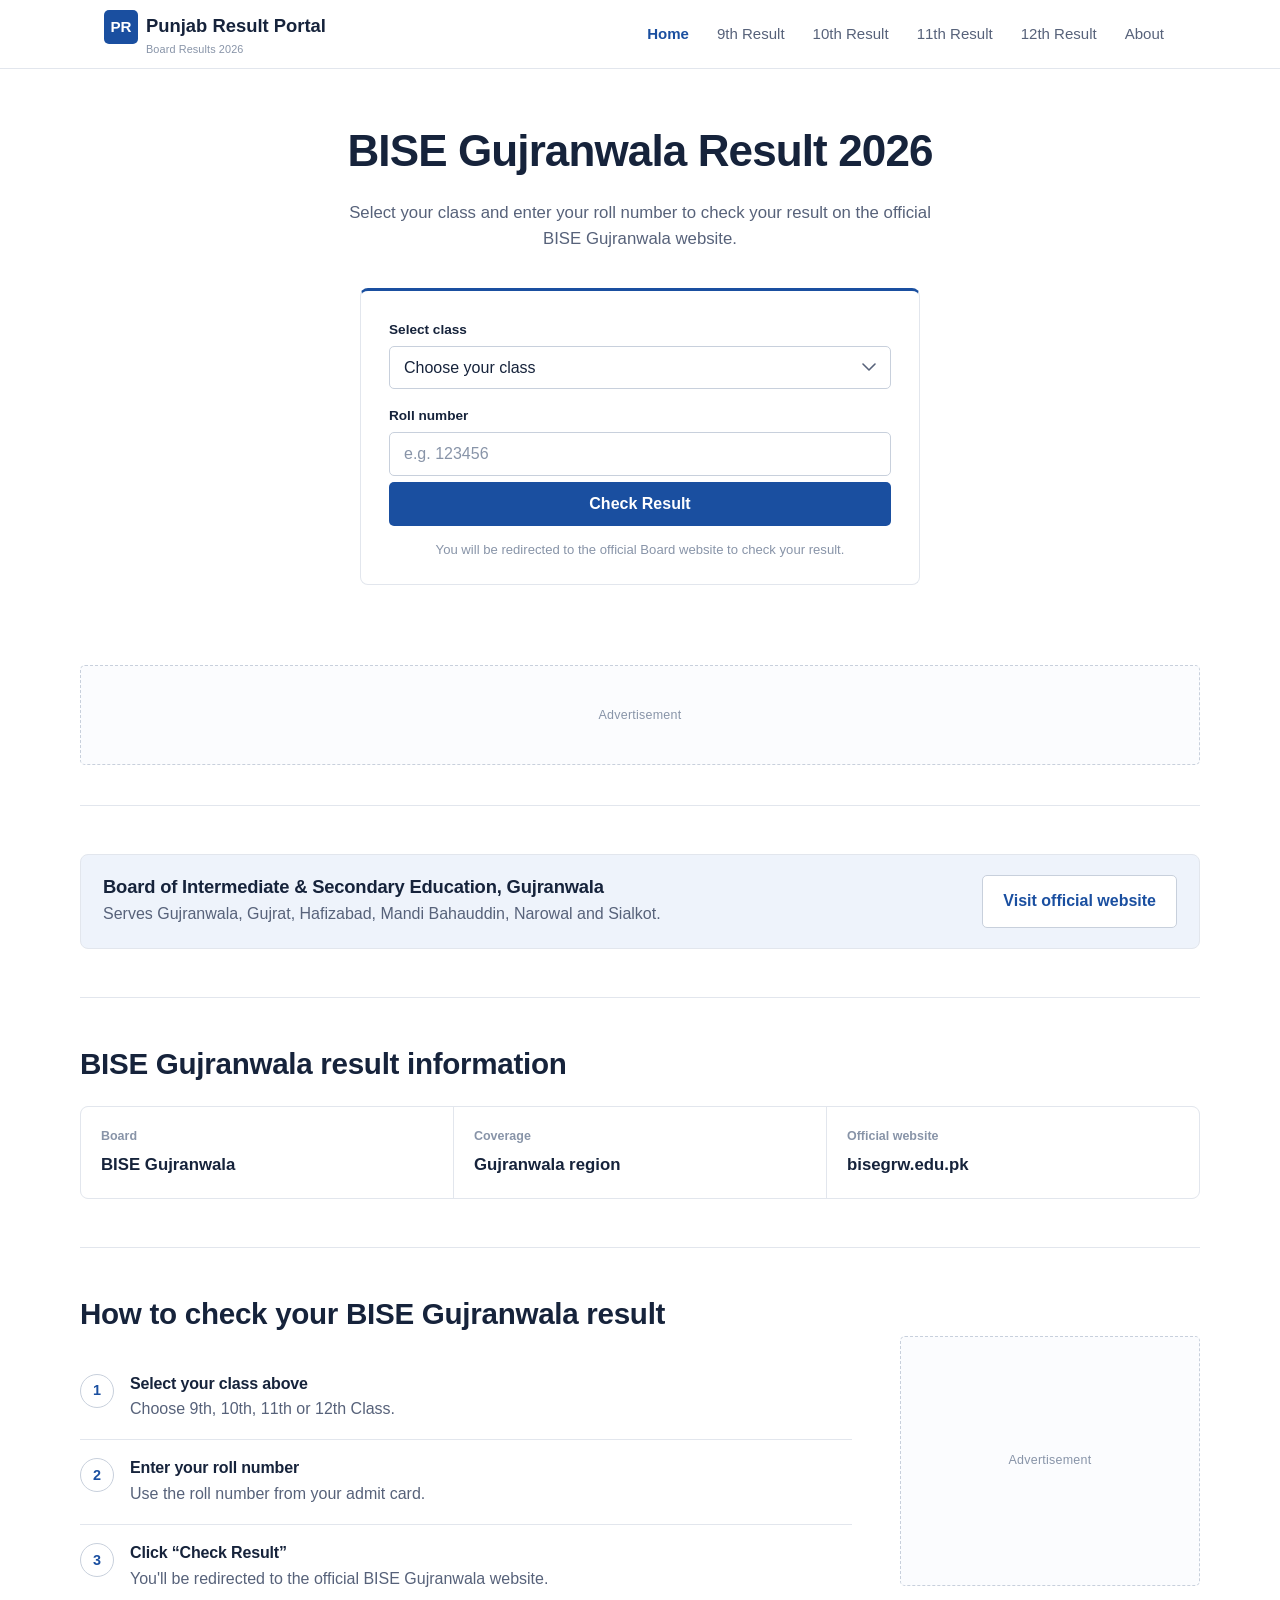
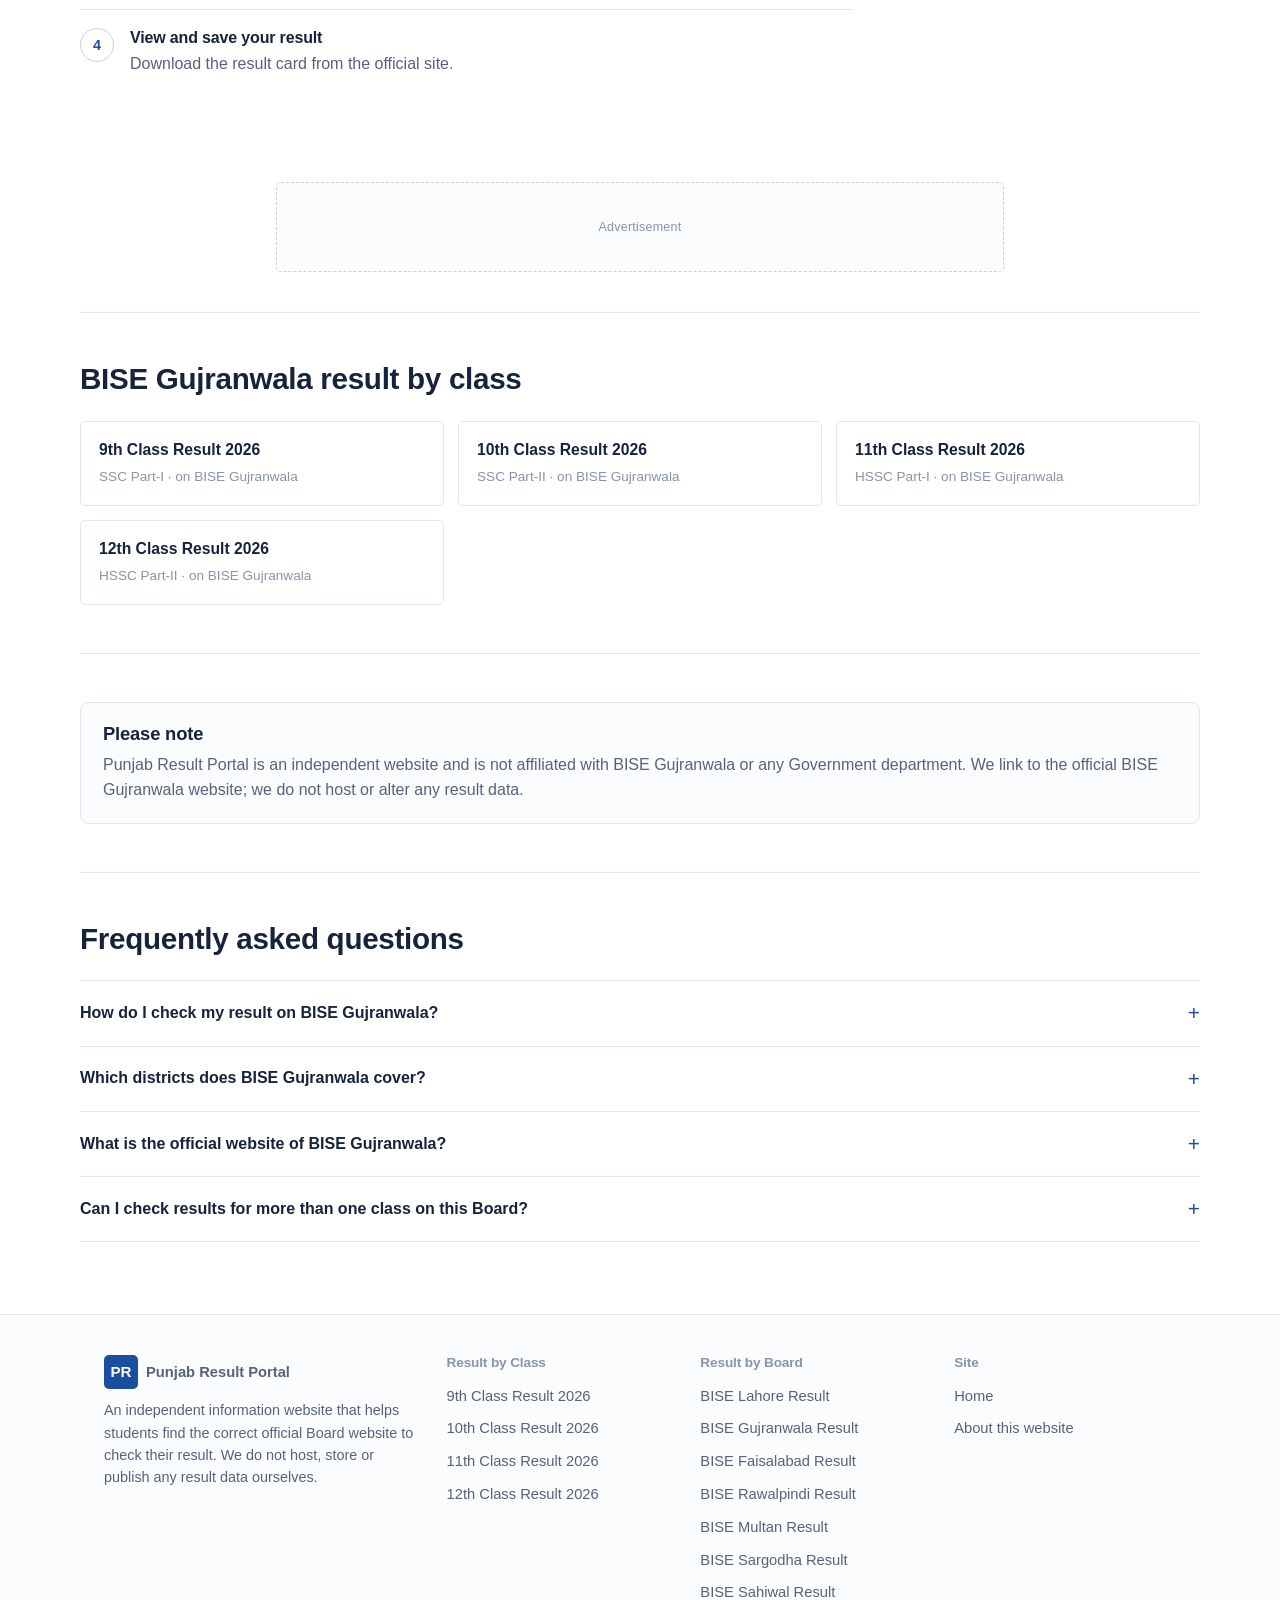
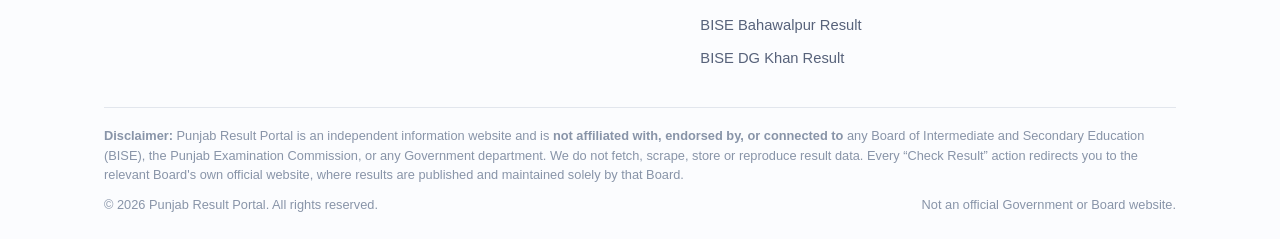
<file: gujranwala-board-result.html>
<!DOCTYPE html>
<html lang="en">
<head>
  <meta charset="UTF-8">
  <meta name="viewport" content="width=device-width, initial-scale=1.0">
  <title>BISE Gujranwala Result 2026 | Check 9th, 10th, 11th & 12th Result</title>
  <meta name="description" content="Check BISE Gujranwala result 2026 for 9th, 10th, 11th and 12th class. Board of Intermediate & Secondary Education, Gujranwala covers Gujranwala, Gujrat, Hafizabad, Mandi Bahauddin, Narowal and Sialkot. Get redirected to the official BISE Gujranwala result website.">
  <link rel="canonical" href="https://www.punjabresultportal.example/gujranwala-board-result.html">
  <meta name="robots" content="index, follow">
  <meta property="og:type" content="website">
  <meta property="og:title" content="BISE Gujranwala Result 2026 – Check 9th, 10th, 11th & 12th Result">
  <meta property="og:description" content="Check BISE Gujranwala result 2026 for 9th, 10th, 11th and 12th class. Board of Intermediate & Secondary Education, Gujranwala covers Gujranwala, Gujrat, Hafizabad, Mandi Bahauddin, Narowal and Sialkot. Get redirected to the official BISE Gujranwala result website.">
  <meta property="og:url" content="https://www.punjabresultportal.example/gujranwala-board-result.html">
  <meta property="og:site_name" content="Punjab Result Portal">
  <meta name="twitter:card" content="summary">
  <meta name="twitter:title" content="BISE Gujranwala Result 2026 – Check 9th, 10th, 11th & 12th Result">
  <meta name="twitter:description" content="Check BISE Gujranwala result 2026 for 9th, 10th, 11th and 12th class. Board of Intermediate & Secondary Education, Gujranwala covers Gujranwala, Gujrat, Hafizabad, Mandi Bahauddin, Narowal and Sialkot. Get redirected to the official BISE Gujranwala result website.">
  <link rel="icon" href="data:image/svg+xml,<svg xmlns=%22http://www.w3.org/2000/svg%22 viewBox=%220 0 32 32%22><rect width=%2232%22 height=%2232%22 rx=%226%22 fill=%22%231a4fa0%22/><text x=%2216%22 y=%2222%22 font-family=%22Arial%22 font-size=%2215%22 font-weight=%22700%22 fill=%22white%22 text-anchor=%22middle%22>PR</text></svg>">
  <link rel="stylesheet" href="css/style.css">
  <script type="application/ld+json">{"@context": "https://schema.org", "@type": "FAQPage", "mainEntity": [{"@type": "Question", "name": "How do I check my result on BISE Gujranwala?", "acceptedAnswer": {"@type": "Answer", "text": "Select your class on this page, enter your roll number, then click &ldquo;Check Result&rdquo;. You'll be redirected to the official BISE Gujranwala website to view your result."}}, {"@type": "Question", "name": "Which districts does BISE Gujranwala cover?", "acceptedAnswer": {"@type": "Answer", "text": "Board of Intermediate & Secondary Education, Gujranwala conducts exams and publishes results for students in Gujranwala, Gujrat, Hafizabad, Mandi Bahauddin, Narowal and Sialkot."}}, {"@type": "Question", "name": "What is the official website of BISE Gujranwala?", "acceptedAnswer": {"@type": "Answer", "text": "The official website is https://bisegrw.edu.pk/. Always double-check the address bar to make sure you're on the genuine Board site before entering personal details."}}, {"@type": "Question", "name": "Can I check results for more than one class on this Board?", "acceptedAnswer": {"@type": "Answer", "text": "Yes. BISE Gujranwala publishes separate results for 9th, 10th, 11th and 12th Class. Use the links on this page to jump to the class you need."}}]}</script>
</head>
<body>
  <a class="skip-link" href="#main">Skip to content</a>
  <header class="site-header">
    <div class="container site-header__bar">
      <a href="index.html" class="brand">
        <span class="brand__mark" aria-hidden="true">PR</span>
        <span>
          Punjab Result Portal
          <span class="brand__text-sub">Board Results 2026</span>
        </span>
      </a>
      <nav class="main-nav" aria-label="Primary">
        <a href="index.html" aria-current="page">Home</a>
        <a href="9th-class-result.html">9th Result</a>
        <a href="10th-class-result.html">10th Result</a>
        <a href="11th-class-result.html">11th Result</a>
        <a href="12th-class-result.html">12th Result</a>
        <a href="about.html">About</a>
      </nav>
      <button class="nav-toggle" type="button" aria-label="Open menu" aria-expanded="false">
        <svg width="20" height="20" viewBox="0 0 20 20" fill="none" aria-hidden="true">
          <path d="M2.5 5h15M2.5 10h15M2.5 15h15" stroke="#16233b" stroke-width="1.6" stroke-linecap="round"/>
        </svg>
      </button>
    </div>
  </header>

  <main id="main">
    <section class="hero container">
      <h1>BISE Gujranwala Result 2026</h1>
      <p class="lead">Select your class and enter your roll number to check your result on the official BISE Gujranwala website.</p>
      
      <form class="search-card" data-result-form data-preset-board="gujranwala" novalidate aria-label="Check result">
        
        <div class="field">
          <label for="class">Select class</label>
          <select id="class" name="class" required>
            <option value="">Choose your class</option>
            <option value="9th">9th Class</option>
            <option value="10th">10th Class</option>
            <option value="11th">11th Class</option>
            <option value="12th">12th Class</option>
          </select>
          <p class="field-error" role="alert"></p>
        </div>
        
        <div class="field">
          <label for="roll">Roll number</label>
          <input id="roll" name="roll" type="text" inputmode="numeric" placeholder="e.g. 123456" autocomplete="off" required>
          <p class="field-error" role="alert"></p>
        </div>
        <button type="submit" class="btn btn-primary">Check Result</button>
        <p class="search-card__notice">You will be redirected to the official Board website to check your result.</p>
      </form>
    </section>

    <div class="ad-slot ad-slot--banner"><span>Advertisement</span></div>

    <section class="section container">
      <div class="official-callout">
        <div>
          <h3>Board of Intermediate & Secondary Education, Gujranwala</h3>
          <p>Serves Gujranwala, Gujrat, Hafizabad, Mandi Bahauddin, Narowal and Sialkot.</p>
        </div>
        <a class="btn btn-secondary" href="https://bisegrw.edu.pk/" target="_blank" rel="noopener">Visit official website</a>
      </div>
    </section>

    <section class="section container">
      <div class="section__head">
        <h2>BISE Gujranwala result information</h2>
      </div>
      <div class="info-grid">
        <div class="info-grid__item"><div class="label">Board</div><div class="value">BISE Gujranwala</div></div>
        <div class="info-grid__item"><div class="label">Coverage</div><div class="value">Gujranwala region</div></div>
        <div class="info-grid__item"><div class="label">Official website</div><div class="value">bisegrw.edu.pk</div></div>
      </div>
    </section>

    <section class="section container">
      <div class="two-col">
        <div>
          <div class="section__head">
            <h2>How to check your BISE Gujranwala result</h2>
          </div>
          <ol class="steps">
            <li><div><h3>Select your class above</h3><p>Choose 9th, 10th, 11th or 12th Class.</p></div></li>
            <li><div><h3>Enter your roll number</h3><p>Use the roll number from your admit card.</p></div></li>
            <li><div><h3>Click &ldquo;Check Result&rdquo;</h3><p>You'll be redirected to the official BISE Gujranwala website.</p></div></li>
            <li><div><h3>View and save your result</h3><p>Download the result card from the official site.</p></div></li>
          </ol>
        </div>
        <aside>
          <div class="ad-slot ad-slot--sidebar"><span>Advertisement</span></div>
        </aside>
      </div>
    </section>

    <div class="ad-slot ad-slot--inline"><span>Advertisement</span></div>

    <section class="section container">
      <div class="section__head">
        <h2>BISE Gujranwala result by class</h2>
      </div>
      <div class="link-grid">
        <a class="link-card" href="9th-class-result.html">
          <strong>9th Class Result 2026</strong>
          <span>SSC Part-I &middot; on BISE Gujranwala</span>
        </a>
        <a class="link-card" href="10th-class-result.html">
          <strong>10th Class Result 2026</strong>
          <span>SSC Part-II &middot; on BISE Gujranwala</span>
        </a>
        <a class="link-card" href="11th-class-result.html">
          <strong>11th Class Result 2026</strong>
          <span>HSSC Part-I &middot; on BISE Gujranwala</span>
        </a>
        <a class="link-card" href="12th-class-result.html">
          <strong>12th Class Result 2026</strong>
          <span>HSSC Part-II &middot; on BISE Gujranwala</span>
        </a>
      </div>
    </section>

    <section class="section container">
      <div class="notice-box">
        <h3>Please note</h3>
        <p>Punjab Result Portal is an independent website and is not affiliated with BISE Gujranwala or any Government department. We link to the official BISE Gujranwala website; we do not host or alter any result data.</p>
      </div>
    </section>

    <section class="section container">
      <div class="section__head"><h2>Frequently asked questions</h2></div>
      <div class="faq">
      <details>
        <summary>How do I check my result on BISE Gujranwala?</summary>
        <p>Select your class on this page, enter your roll number, then click &ldquo;Check Result&rdquo;. You'll be redirected to the official BISE Gujranwala website to view your result.</p>
      </details>
      <details>
        <summary>Which districts does BISE Gujranwala cover?</summary>
        <p>Board of Intermediate & Secondary Education, Gujranwala conducts exams and publishes results for students in Gujranwala, Gujrat, Hafizabad, Mandi Bahauddin, Narowal and Sialkot.</p>
      </details>
      <details>
        <summary>What is the official website of BISE Gujranwala?</summary>
        <p>The official website is https://bisegrw.edu.pk/. Always double-check the address bar to make sure you're on the genuine Board site before entering personal details.</p>
      </details>
      <details>
        <summary>Can I check results for more than one class on this Board?</summary>
        <p>Yes. BISE Gujranwala publishes separate results for 9th, 10th, 11th and 12th Class. Use the links on this page to jump to the class you need.</p>
      </details>
    </div>
    </section>
  </main>

  <footer class="site-footer">
    <div class="container">
      <div class="footer-grid">
        <div class="footer-about">
          <a href="index.html" class="brand" style="margin-bottom:10px;">
            <span class="brand__mark" aria-hidden="true">PR</span>
            <span>Punjab Result Portal</span>
          </a>
          <p>An independent information website that helps students find the correct
            official Board website to check their result. We do not host, store or
            publish any result data ourselves.</p>
        </div>
        <div>
          <h4>Result by Class</h4>
          <ul>
            <li><a href="9th-class-result.html">9th Class Result 2026</a></li>
            <li><a href="10th-class-result.html">10th Class Result 2026</a></li>
            <li><a href="11th-class-result.html">11th Class Result 2026</a></li>
            <li><a href="12th-class-result.html">12th Class Result 2026</a></li>
          </ul>
        </div>
        <div>
          <h4>Result by Board</h4>
          <ul>
            <li><a href="lahore-board-result.html">BISE Lahore Result</a></li>
            <li><a href="gujranwala-board-result.html">BISE Gujranwala Result</a></li>
            <li><a href="faisalabad-board-result.html">BISE Faisalabad Result</a></li>
            <li><a href="rawalpindi-board-result.html">BISE Rawalpindi Result</a></li>
            <li><a href="multan-board-result.html">BISE Multan Result</a></li>
            <li><a href="sargodha-board-result.html">BISE Sargodha Result</a></li>
            <li><a href="sahiwal-board-result.html">BISE Sahiwal Result</a></li>
            <li><a href="bahawalpur-board-result.html">BISE Bahawalpur Result</a></li>
            <li><a href="dg-khan-board-result.html">BISE DG Khan Result</a></li>
          </ul>
        </div>
        <div>
          <h4>Site</h4>
          <ul>
            <li><a href="index.html">Home</a></li>
            <li><a href="about.html">About this website</a></li>
          </ul>
        </div>
      </div>
      <div class="footer-disclaimer">
        <p><strong>Disclaimer:</strong> Punjab Result Portal is an independent
          information website and is <strong>not affiliated with, endorsed by, or
          connected to</strong> any Board of Intermediate and Secondary Education
          (BISE), the Punjab Examination Commission, or any Government department.
          We do not fetch, scrape, store or reproduce result data. Every &ldquo;Check
          Result&rdquo; action redirects you to the relevant Board's own official
          website, where results are published and maintained solely by that Board.</p>
        <div class="footer-bottom">
          <span>&copy; 2026 Punjab Result Portal. All rights reserved.</span>
          <span>Not an official Government or Board website.</span>
        </div>
      </div>
    </div>
  </footer>
  <script src="js/config.js"></script>
  <script src="js/main.js"></script>
</body>
</html>
</file>
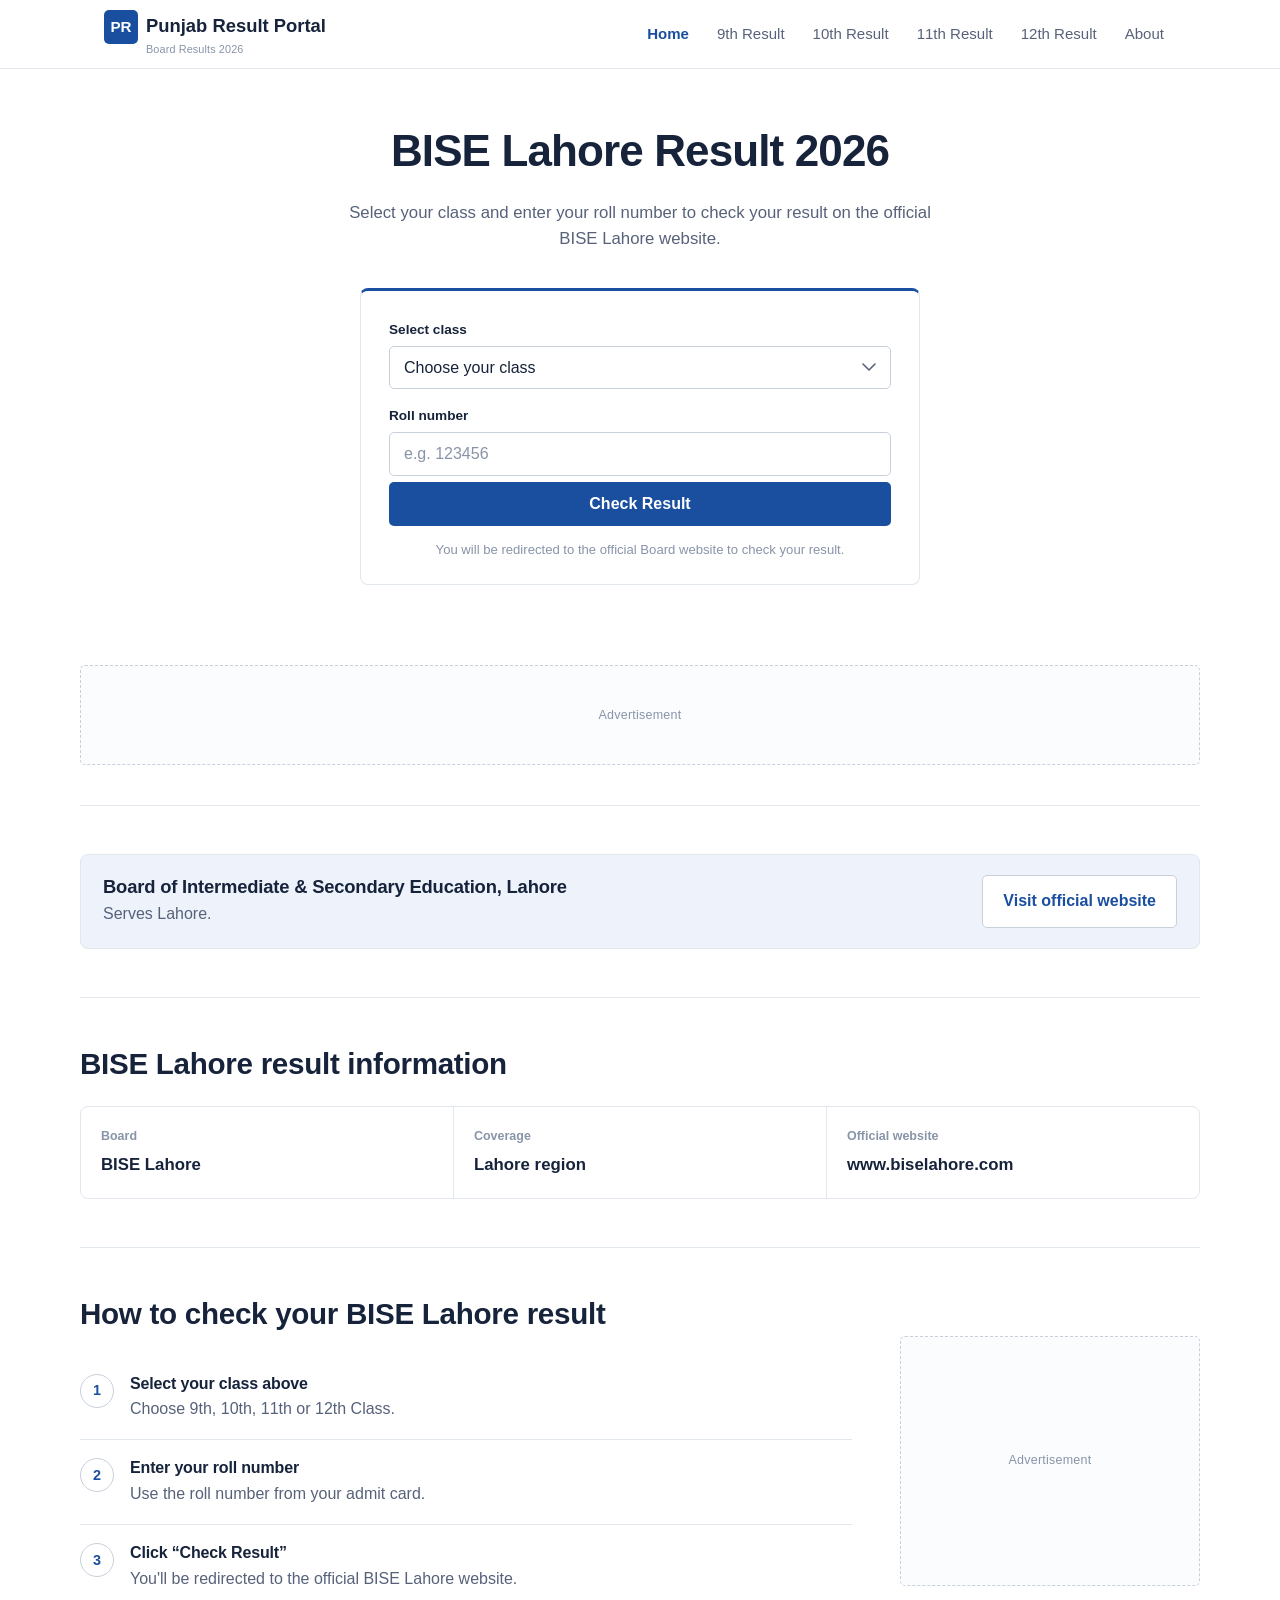
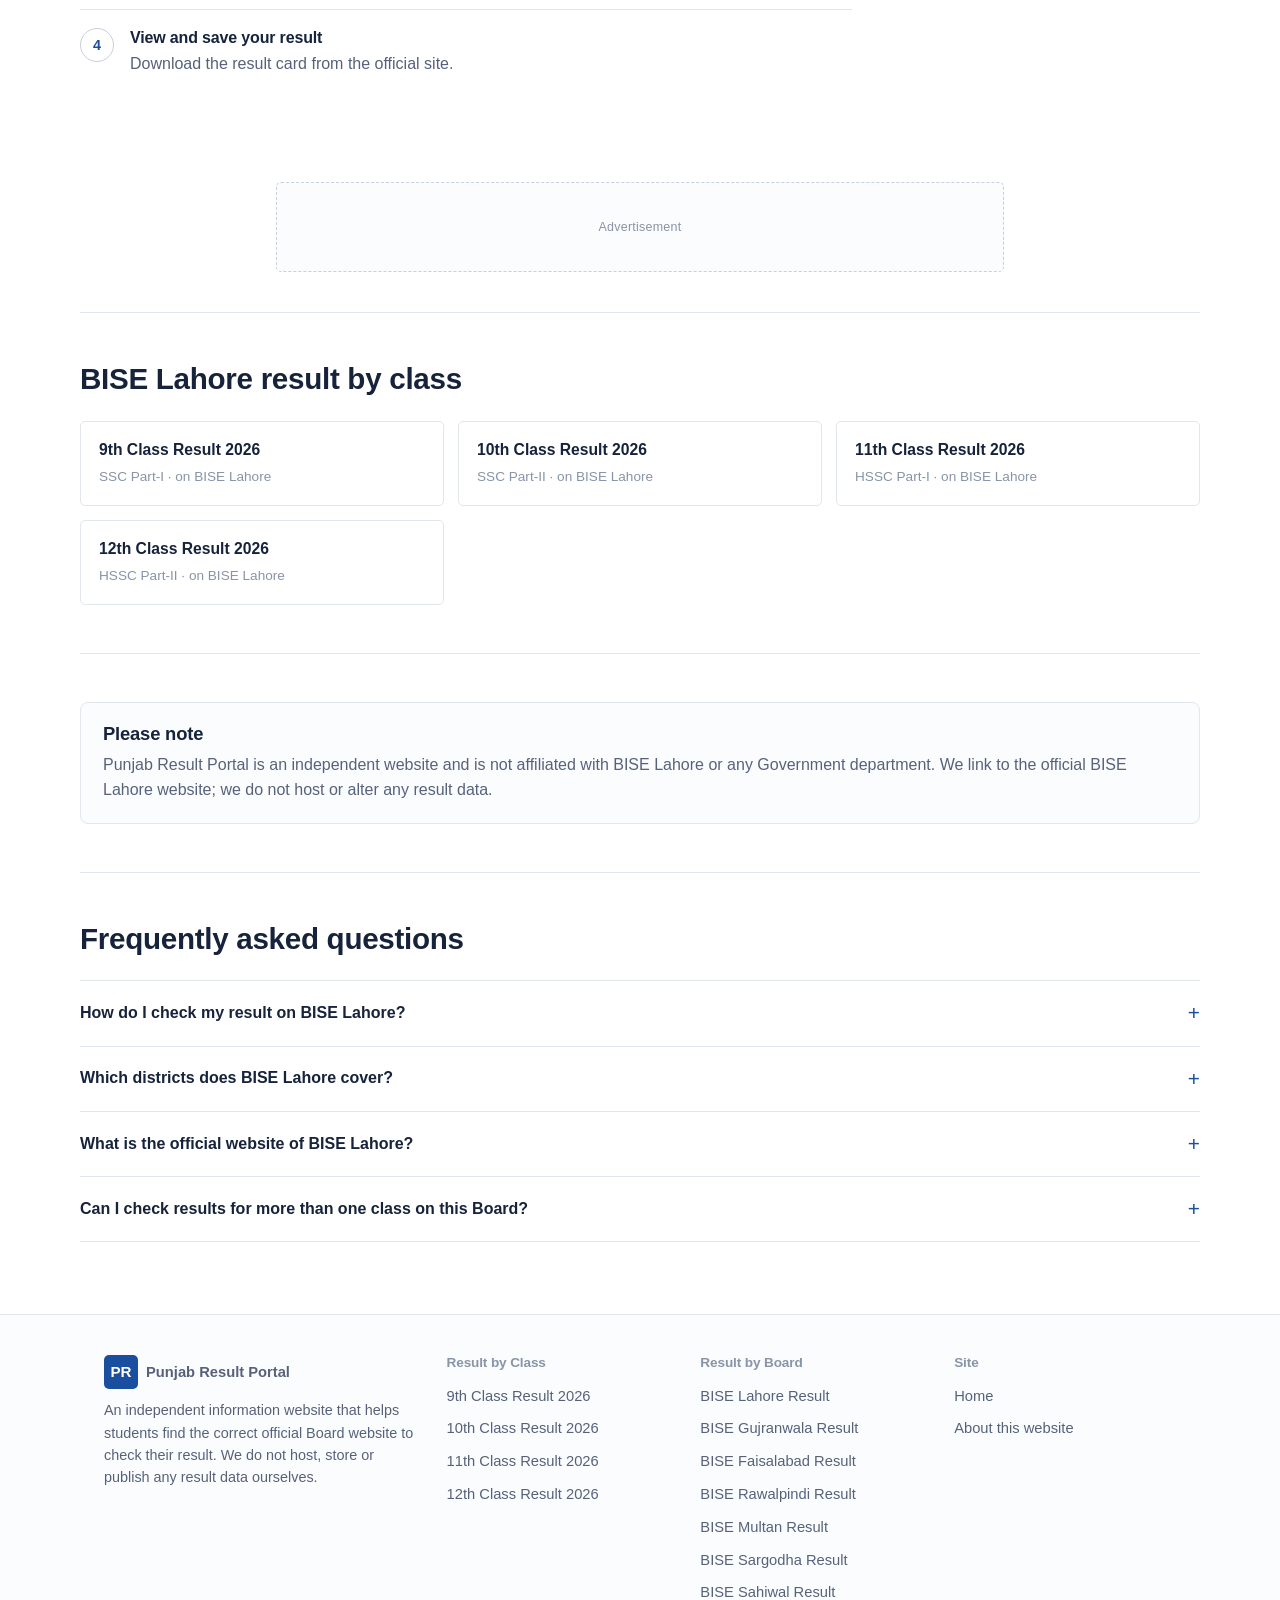
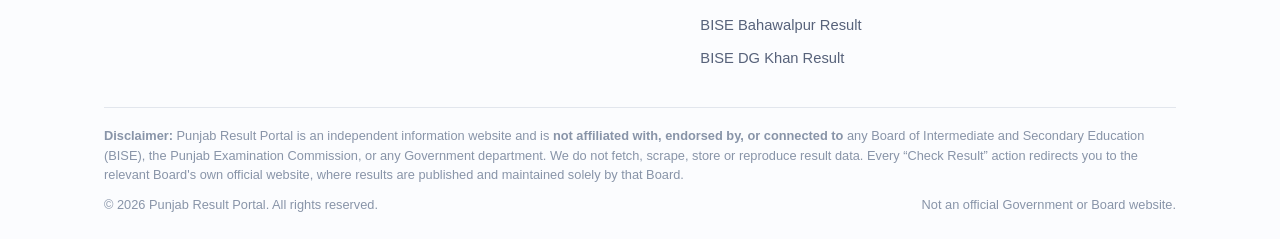
<file: lahore-board-result.html>
<!DOCTYPE html>
<html lang="en">
<head>
  <meta charset="UTF-8">
  <meta name="viewport" content="width=device-width, initial-scale=1.0">
  <title>BISE Lahore Result 2026 – Check 9th, 10th, 11th & 12th Result</title>
  <meta name="description" content="Check BISE Lahore result 2026 for 9th, 10th, 11th and 12th class. Board of Intermediate & Secondary Education, Lahore covers Lahore. Get redirected to the official BISE Lahore result website.">
  <link rel="canonical" href="https://www.punjabresultportal.example/lahore-board-result.html">
  <meta name="robots" content="index, follow">
  <meta property="og:type" content="website">
  <meta property="og:title" content="BISE Lahore Result 2026 – Check 9th, 10th, 11th & 12th Result">
  <meta property="og:description" content="Check BISE Lahore result 2026 for 9th, 10th, 11th and 12th class. Board of Intermediate & Secondary Education, Lahore covers Lahore. Get redirected to the official BISE Lahore result website.">
  <meta property="og:url" content="https://www.punjabresultportal.example/lahore-board-result.html">
  <meta property="og:site_name" content="Punjab Result Portal">
  <meta name="twitter:card" content="summary">
  <meta name="twitter:title" content="BISE Lahore Result 2026 – Check 9th, 10th, 11th & 12th Result">
  <meta name="twitter:description" content="Check BISE Lahore result 2026 for 9th, 10th, 11th and 12th class. Board of Intermediate & Secondary Education, Lahore covers Lahore. Get redirected to the official BISE Lahore result website.">
  <link rel="icon" href="data:image/svg+xml,<svg xmlns=%22http://www.w3.org/2000/svg%22 viewBox=%220 0 32 32%22><rect width=%2232%22 height=%2232%22 rx=%226%22 fill=%22%231a4fa0%22/><text x=%2216%22 y=%2222%22 font-family=%22Arial%22 font-size=%2215%22 font-weight=%22700%22 fill=%22white%22 text-anchor=%22middle%22>PR</text></svg>">
  <link rel="stylesheet" href="css/style.css">
  <script type="application/ld+json">{"@context": "https://schema.org", "@type": "FAQPage", "mainEntity": [{"@type": "Question", "name": "How do I check my result on BISE Lahore?", "acceptedAnswer": {"@type": "Answer", "text": "Select your class on this page, enter your roll number, then click &ldquo;Check Result&rdquo;. You'll be redirected to the official BISE Lahore website to view your result."}}, {"@type": "Question", "name": "Which districts does BISE Lahore cover?", "acceptedAnswer": {"@type": "Answer", "text": "Board of Intermediate & Secondary Education, Lahore conducts exams and publishes results for students in Lahore."}}, {"@type": "Question", "name": "What is the official website of BISE Lahore?", "acceptedAnswer": {"@type": "Answer", "text": "The official website is https://www.biselahore.com/. Always double-check the address bar to make sure you're on the genuine Board site before entering personal details."}}, {"@type": "Question", "name": "Can I check results for more than one class on this Board?", "acceptedAnswer": {"@type": "Answer", "text": "Yes. BISE Lahore publishes separate results for 9th, 10th, 11th and 12th Class. Use the links on this page to jump to the class you need."}}]}</script>
</head>
<body>
  <a class="skip-link" href="#main">Skip to content</a>
  <header class="site-header">
    <div class="container site-header__bar">
      <a href="index.html" class="brand">
        <span class="brand__mark" aria-hidden="true">PR</span>
        <span>
          Punjab Result Portal
          <span class="brand__text-sub">Board Results 2026</span>
        </span>
      </a>
      <nav class="main-nav" aria-label="Primary">
        <a href="index.html" aria-current="page">Home</a>
        <a href="9th-class-result.html">9th Result</a>
        <a href="10th-class-result.html">10th Result</a>
        <a href="11th-class-result.html">11th Result</a>
        <a href="12th-class-result.html">12th Result</a>
        <a href="about.html">About</a>
      </nav>
      <button class="nav-toggle" type="button" aria-label="Open menu" aria-expanded="false">
        <svg width="20" height="20" viewBox="0 0 20 20" fill="none" aria-hidden="true">
          <path d="M2.5 5h15M2.5 10h15M2.5 15h15" stroke="#16233b" stroke-width="1.6" stroke-linecap="round"/>
        </svg>
      </button>
    </div>
  </header>

  <main id="main">
    <section class="hero container">
      <h1>BISE Lahore Result 2026</h1>
      <p class="lead">Select your class and enter your roll number to check your result on the official BISE Lahore website.</p>
      
      <form class="search-card" data-result-form data-preset-board="lahore" novalidate aria-label="Check result">
        
        <div class="field">
          <label for="class">Select class</label>
          <select id="class" name="class" required>
            <option value="">Choose your class</option>
            <option value="9th">9th Class</option>
            <option value="10th">10th Class</option>
            <option value="11th">11th Class</option>
            <option value="12th">12th Class</option>
          </select>
          <p class="field-error" role="alert"></p>
        </div>
        
        <div class="field">
          <label for="roll">Roll number</label>
          <input id="roll" name="roll" type="text" inputmode="numeric" placeholder="e.g. 123456" autocomplete="off" required>
          <p class="field-error" role="alert"></p>
        </div>
        <button type="submit" class="btn btn-primary">Check Result</button>
        <p class="search-card__notice">You will be redirected to the official Board website to check your result.</p>
      </form>
    </section>

    <div class="ad-slot ad-slot--banner"><span>Advertisement</span></div>

    <section class="section container">
      <div class="official-callout">
        <div>
          <h3>Board of Intermediate & Secondary Education, Lahore</h3>
          <p>Serves Lahore.</p>
        </div>
        <a class="btn btn-secondary" href="https://www.biselahore.com/" target="_blank" rel="noopener">Visit official website</a>
      </div>
    </section>

    <section class="section container">
      <div class="section__head">
        <h2>BISE Lahore result information</h2>
      </div>
      <div class="info-grid">
        <div class="info-grid__item"><div class="label">Board</div><div class="value">BISE Lahore</div></div>
        <div class="info-grid__item"><div class="label">Coverage</div><div class="value">Lahore region</div></div>
        <div class="info-grid__item"><div class="label">Official website</div><div class="value">www.biselahore.com</div></div>
      </div>
    </section>

    <section class="section container">
      <div class="two-col">
        <div>
          <div class="section__head">
            <h2>How to check your BISE Lahore result</h2>
          </div>
          <ol class="steps">
            <li><div><h3>Select your class above</h3><p>Choose 9th, 10th, 11th or 12th Class.</p></div></li>
            <li><div><h3>Enter your roll number</h3><p>Use the roll number from your admit card.</p></div></li>
            <li><div><h3>Click &ldquo;Check Result&rdquo;</h3><p>You'll be redirected to the official BISE Lahore website.</p></div></li>
            <li><div><h3>View and save your result</h3><p>Download the result card from the official site.</p></div></li>
          </ol>
        </div>
        <aside>
          <div class="ad-slot ad-slot--sidebar"><span>Advertisement</span></div>
        </aside>
      </div>
    </section>

    <div class="ad-slot ad-slot--inline"><span>Advertisement</span></div>

    <section class="section container">
      <div class="section__head">
        <h2>BISE Lahore result by class</h2>
      </div>
      <div class="link-grid">
        <a class="link-card" href="9th-class-result.html">
          <strong>9th Class Result 2026</strong>
          <span>SSC Part-I &middot; on BISE Lahore</span>
        </a>
        <a class="link-card" href="10th-class-result.html">
          <strong>10th Class Result 2026</strong>
          <span>SSC Part-II &middot; on BISE Lahore</span>
        </a>
        <a class="link-card" href="11th-class-result.html">
          <strong>11th Class Result 2026</strong>
          <span>HSSC Part-I &middot; on BISE Lahore</span>
        </a>
        <a class="link-card" href="12th-class-result.html">
          <strong>12th Class Result 2026</strong>
          <span>HSSC Part-II &middot; on BISE Lahore</span>
        </a>
      </div>
    </section>

    <section class="section container">
      <div class="notice-box">
        <h3>Please note</h3>
        <p>Punjab Result Portal is an independent website and is not affiliated with BISE Lahore or any Government department. We link to the official BISE Lahore website; we do not host or alter any result data.</p>
      </div>
    </section>

    <section class="section container">
      <div class="section__head"><h2>Frequently asked questions</h2></div>
      <div class="faq">
      <details>
        <summary>How do I check my result on BISE Lahore?</summary>
        <p>Select your class on this page, enter your roll number, then click &ldquo;Check Result&rdquo;. You'll be redirected to the official BISE Lahore website to view your result.</p>
      </details>
      <details>
        <summary>Which districts does BISE Lahore cover?</summary>
        <p>Board of Intermediate & Secondary Education, Lahore conducts exams and publishes results for students in Lahore.</p>
      </details>
      <details>
        <summary>What is the official website of BISE Lahore?</summary>
        <p>The official website is https://www.biselahore.com/. Always double-check the address bar to make sure you're on the genuine Board site before entering personal details.</p>
      </details>
      <details>
        <summary>Can I check results for more than one class on this Board?</summary>
        <p>Yes. BISE Lahore publishes separate results for 9th, 10th, 11th and 12th Class. Use the links on this page to jump to the class you need.</p>
      </details>
    </div>
    </section>
  </main>

  <footer class="site-footer">
    <div class="container">
      <div class="footer-grid">
        <div class="footer-about">
          <a href="index.html" class="brand" style="margin-bottom:10px;">
            <span class="brand__mark" aria-hidden="true">PR</span>
            <span>Punjab Result Portal</span>
          </a>
          <p>An independent information website that helps students find the correct
            official Board website to check their result. We do not host, store or
            publish any result data ourselves.</p>
        </div>
        <div>
          <h4>Result by Class</h4>
          <ul>
            <li><a href="9th-class-result.html">9th Class Result 2026</a></li>
            <li><a href="10th-class-result.html">10th Class Result 2026</a></li>
            <li><a href="11th-class-result.html">11th Class Result 2026</a></li>
            <li><a href="12th-class-result.html">12th Class Result 2026</a></li>
          </ul>
        </div>
        <div>
          <h4>Result by Board</h4>
          <ul>
            <li><a href="lahore-board-result.html">BISE Lahore Result</a></li>
            <li><a href="gujranwala-board-result.html">BISE Gujranwala Result</a></li>
            <li><a href="faisalabad-board-result.html">BISE Faisalabad Result</a></li>
            <li><a href="rawalpindi-board-result.html">BISE Rawalpindi Result</a></li>
            <li><a href="multan-board-result.html">BISE Multan Result</a></li>
            <li><a href="sargodha-board-result.html">BISE Sargodha Result</a></li>
            <li><a href="sahiwal-board-result.html">BISE Sahiwal Result</a></li>
            <li><a href="bahawalpur-board-result.html">BISE Bahawalpur Result</a></li>
            <li><a href="dg-khan-board-result.html">BISE DG Khan Result</a></li>
          </ul>
        </div>
        <div>
          <h4>Site</h4>
          <ul>
            <li><a href="index.html">Home</a></li>
            <li><a href="about.html">About this website</a></li>
          </ul>
        </div>
      </div>
      <div class="footer-disclaimer">
        <p><strong>Disclaimer:</strong> Punjab Result Portal is an independent
          information website and is <strong>not affiliated with, endorsed by, or
          connected to</strong> any Board of Intermediate and Secondary Education
          (BISE), the Punjab Examination Commission, or any Government department.
          We do not fetch, scrape, store or reproduce result data. Every &ldquo;Check
          Result&rdquo; action redirects you to the relevant Board's own official
          website, where results are published and maintained solely by that Board.</p>
        <div class="footer-bottom">
          <span>&copy; 2026 Punjab Result Portal. All rights reserved.</span>
          <span>Not an official Government or Board website.</span>
        </div>
      </div>
    </div>
  </footer>
  <script src="js/config.js"></script>
  <script src="js/main.js"></script>
</body>
</html>
</file>
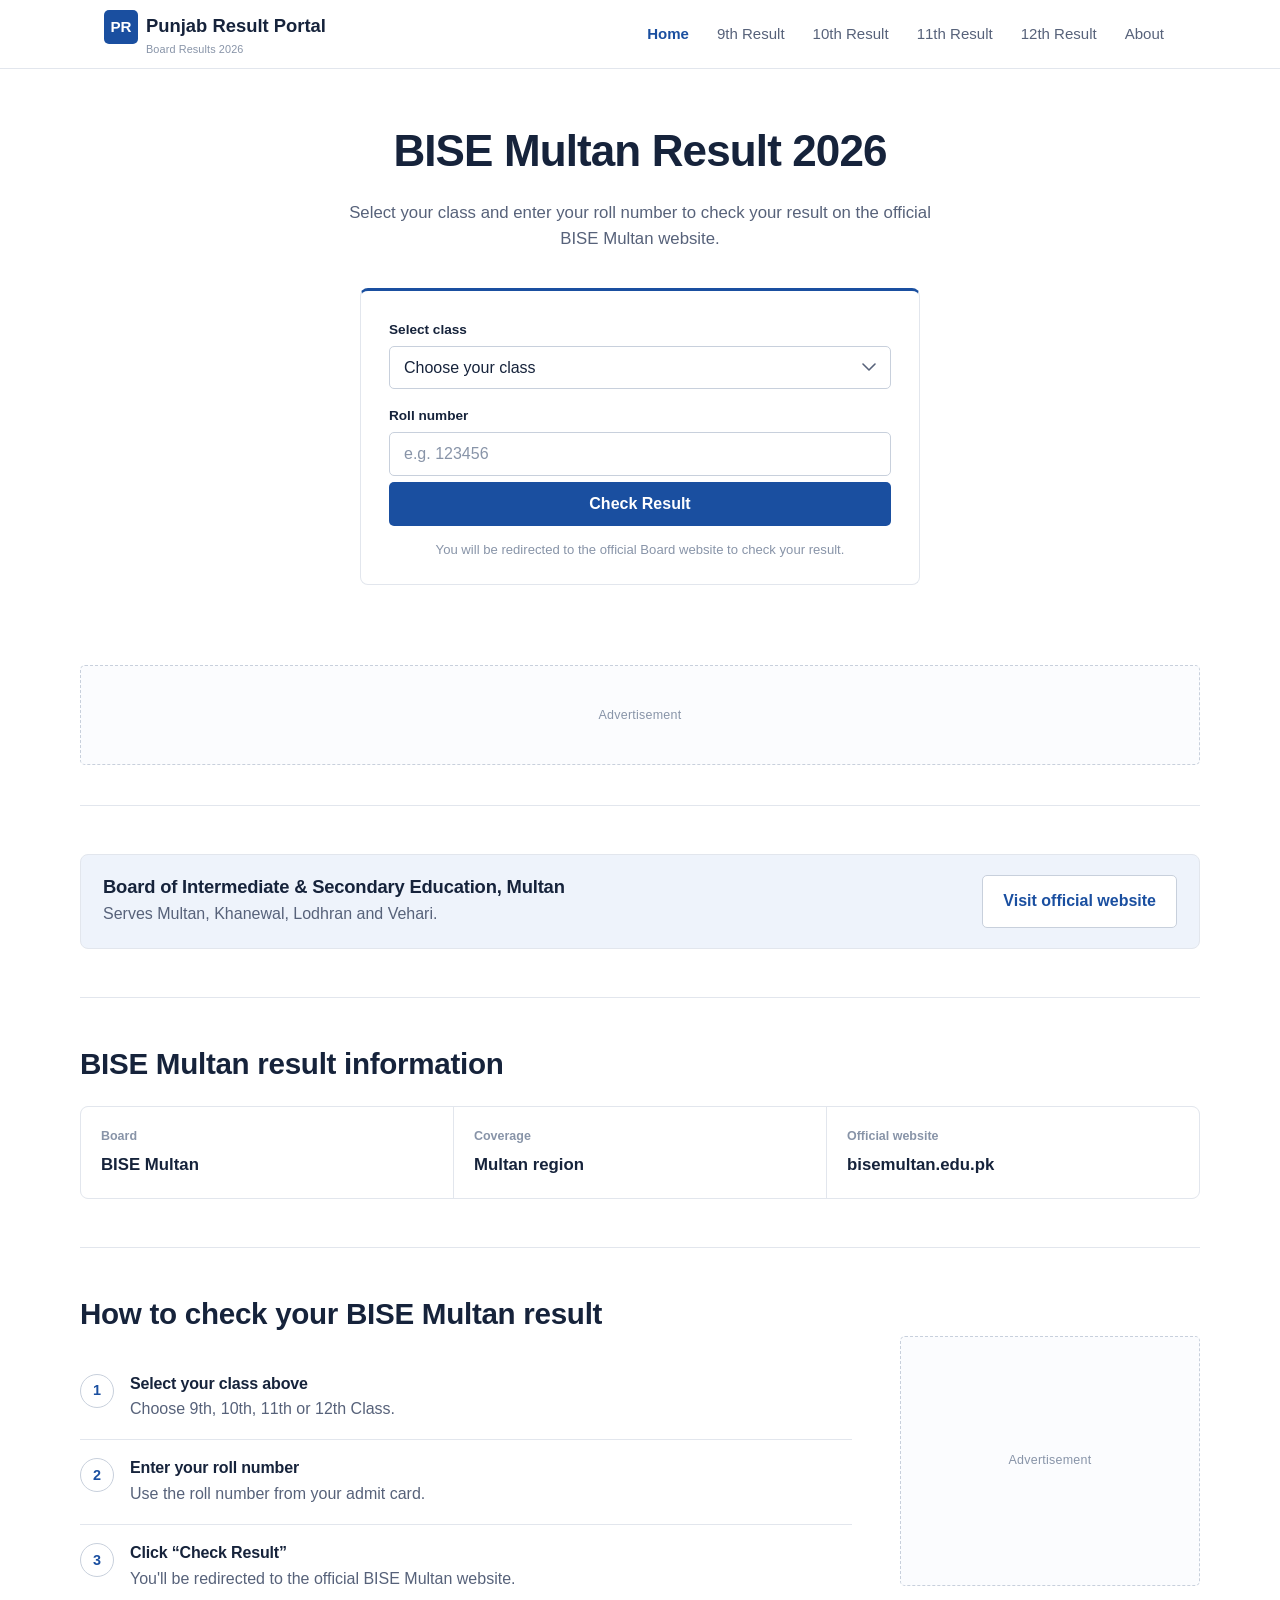
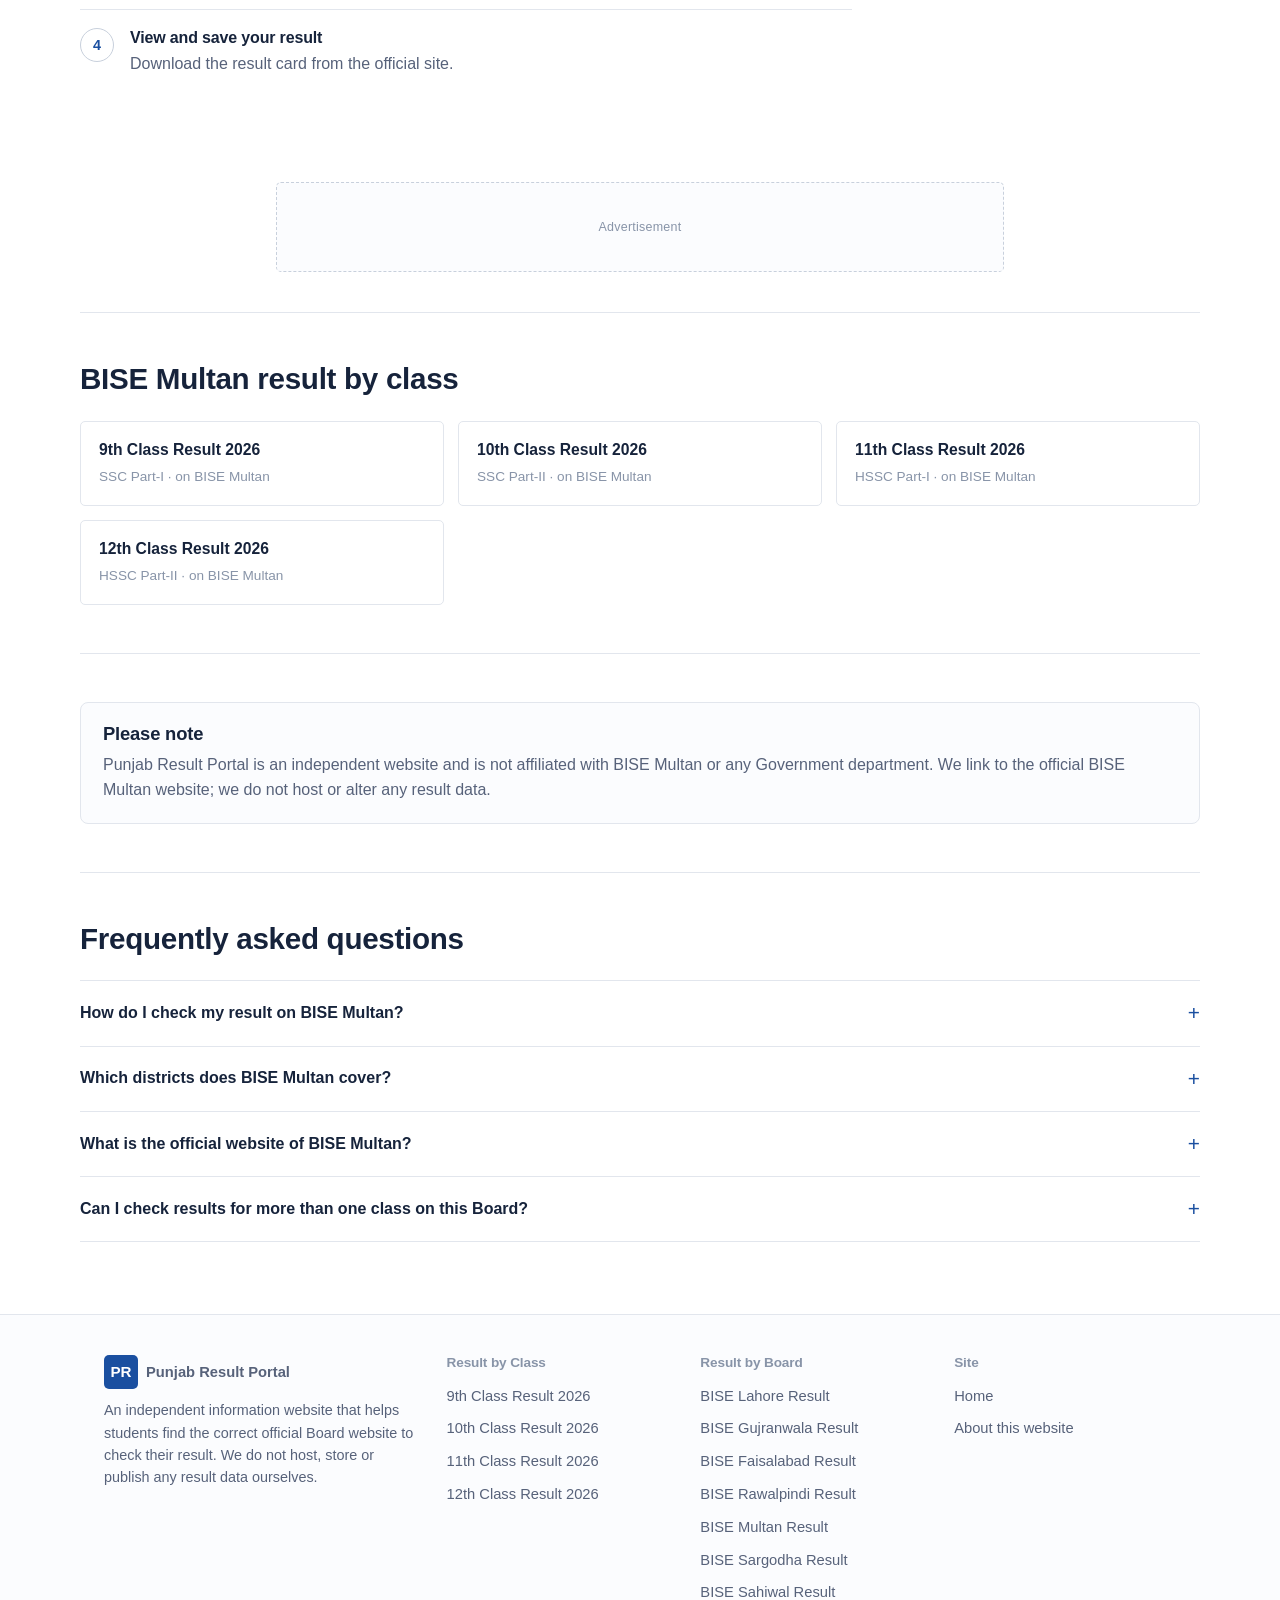
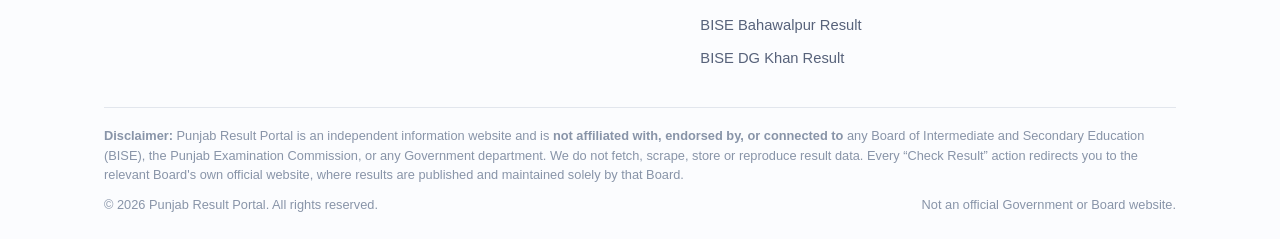
<file: multan-board-result.html>
<!DOCTYPE html>
<html lang="en">
<head>
  <meta charset="UTF-8">
  <meta name="viewport" content="width=device-width, initial-scale=1.0">
  <title>BISE Multan Result 2026 – Check 9th, 10th, 11th & 12th Result</title>
  <meta name="description" content="Check BISE Multan result 2026 for 9th, 10th, 11th and 12th class. Board of Intermediate & Secondary Education, Multan covers Multan, Khanewal, Lodhran and Vehari. Get redirected to the official BISE Multan result website.">
  <link rel="canonical" href="https://www.punjabresultportal.example/multan-board-result.html">
  <meta name="robots" content="index, follow">
  <meta property="og:type" content="website">
  <meta property="og:title" content="BISE Multan Result 2026 – Check 9th, 10th, 11th & 12th Result">
  <meta property="og:description" content="Check BISE Multan result 2026 for 9th, 10th, 11th and 12th class. Board of Intermediate & Secondary Education, Multan covers Multan, Khanewal, Lodhran and Vehari. Get redirected to the official BISE Multan result website.">
  <meta property="og:url" content="https://www.punjabresultportal.example/multan-board-result.html">
  <meta property="og:site_name" content="Punjab Result Portal">
  <meta name="twitter:card" content="summary">
  <meta name="twitter:title" content="BISE Multan Result 2026 – Check 9th, 10th, 11th & 12th Result">
  <meta name="twitter:description" content="Check BISE Multan result 2026 for 9th, 10th, 11th and 12th class. Board of Intermediate & Secondary Education, Multan covers Multan, Khanewal, Lodhran and Vehari. Get redirected to the official BISE Multan result website.">
  <link rel="icon" href="data:image/svg+xml,<svg xmlns=%22http://www.w3.org/2000/svg%22 viewBox=%220 0 32 32%22><rect width=%2232%22 height=%2232%22 rx=%226%22 fill=%22%231a4fa0%22/><text x=%2216%22 y=%2222%22 font-family=%22Arial%22 font-size=%2215%22 font-weight=%22700%22 fill=%22white%22 text-anchor=%22middle%22>PR</text></svg>">
  <link rel="stylesheet" href="css/style.css">
  <script type="application/ld+json">{"@context": "https://schema.org", "@type": "FAQPage", "mainEntity": [{"@type": "Question", "name": "How do I check my result on BISE Multan?", "acceptedAnswer": {"@type": "Answer", "text": "Select your class on this page, enter your roll number, then click &ldquo;Check Result&rdquo;. You'll be redirected to the official BISE Multan website to view your result."}}, {"@type": "Question", "name": "Which districts does BISE Multan cover?", "acceptedAnswer": {"@type": "Answer", "text": "Board of Intermediate & Secondary Education, Multan conducts exams and publishes results for students in Multan, Khanewal, Lodhran and Vehari."}}, {"@type": "Question", "name": "What is the official website of BISE Multan?", "acceptedAnswer": {"@type": "Answer", "text": "The official website is https://bisemultan.edu.pk/. Always double-check the address bar to make sure you're on the genuine Board site before entering personal details."}}, {"@type": "Question", "name": "Can I check results for more than one class on this Board?", "acceptedAnswer": {"@type": "Answer", "text": "Yes. BISE Multan publishes separate results for 9th, 10th, 11th and 12th Class. Use the links on this page to jump to the class you need."}}]}</script>
</head>
<body>
  <a class="skip-link" href="#main">Skip to content</a>
  <header class="site-header">
    <div class="container site-header__bar">
      <a href="index.html" class="brand">
        <span class="brand__mark" aria-hidden="true">PR</span>
        <span>
          Punjab Result Portal
          <span class="brand__text-sub">Board Results 2026</span>
        </span>
      </a>
      <nav class="main-nav" aria-label="Primary">
        <a href="index.html" aria-current="page">Home</a>
        <a href="9th-class-result.html">9th Result</a>
        <a href="10th-class-result.html">10th Result</a>
        <a href="11th-class-result.html">11th Result</a>
        <a href="12th-class-result.html">12th Result</a>
        <a href="about.html">About</a>
      </nav>
      <button class="nav-toggle" type="button" aria-label="Open menu" aria-expanded="false">
        <svg width="20" height="20" viewBox="0 0 20 20" fill="none" aria-hidden="true">
          <path d="M2.5 5h15M2.5 10h15M2.5 15h15" stroke="#16233b" stroke-width="1.6" stroke-linecap="round"/>
        </svg>
      </button>
    </div>
  </header>

  <main id="main">
    <section class="hero container">
      <h1>BISE Multan Result 2026</h1>
      <p class="lead">Select your class and enter your roll number to check your result on the official BISE Multan website.</p>
      
      <form class="search-card" data-result-form data-preset-board="multan" novalidate aria-label="Check result">
        
        <div class="field">
          <label for="class">Select class</label>
          <select id="class" name="class" required>
            <option value="">Choose your class</option>
            <option value="9th">9th Class</option>
            <option value="10th">10th Class</option>
            <option value="11th">11th Class</option>
            <option value="12th">12th Class</option>
          </select>
          <p class="field-error" role="alert"></p>
        </div>
        
        <div class="field">
          <label for="roll">Roll number</label>
          <input id="roll" name="roll" type="text" inputmode="numeric" placeholder="e.g. 123456" autocomplete="off" required>
          <p class="field-error" role="alert"></p>
        </div>
        <button type="submit" class="btn btn-primary">Check Result</button>
        <p class="search-card__notice">You will be redirected to the official Board website to check your result.</p>
      </form>
    </section>

    <div class="ad-slot ad-slot--banner"><span>Advertisement</span></div>

    <section class="section container">
      <div class="official-callout">
        <div>
          <h3>Board of Intermediate & Secondary Education, Multan</h3>
          <p>Serves Multan, Khanewal, Lodhran and Vehari.</p>
        </div>
        <a class="btn btn-secondary" href="https://bisemultan.edu.pk/" target="_blank" rel="noopener">Visit official website</a>
      </div>
    </section>

    <section class="section container">
      <div class="section__head">
        <h2>BISE Multan result information</h2>
      </div>
      <div class="info-grid">
        <div class="info-grid__item"><div class="label">Board</div><div class="value">BISE Multan</div></div>
        <div class="info-grid__item"><div class="label">Coverage</div><div class="value">Multan region</div></div>
        <div class="info-grid__item"><div class="label">Official website</div><div class="value">bisemultan.edu.pk</div></div>
      </div>
    </section>

    <section class="section container">
      <div class="two-col">
        <div>
          <div class="section__head">
            <h2>How to check your BISE Multan result</h2>
          </div>
          <ol class="steps">
            <li><div><h3>Select your class above</h3><p>Choose 9th, 10th, 11th or 12th Class.</p></div></li>
            <li><div><h3>Enter your roll number</h3><p>Use the roll number from your admit card.</p></div></li>
            <li><div><h3>Click &ldquo;Check Result&rdquo;</h3><p>You'll be redirected to the official BISE Multan website.</p></div></li>
            <li><div><h3>View and save your result</h3><p>Download the result card from the official site.</p></div></li>
          </ol>
        </div>
        <aside>
          <div class="ad-slot ad-slot--sidebar"><span>Advertisement</span></div>
        </aside>
      </div>
    </section>

    <div class="ad-slot ad-slot--inline"><span>Advertisement</span></div>

    <section class="section container">
      <div class="section__head">
        <h2>BISE Multan result by class</h2>
      </div>
      <div class="link-grid">
        <a class="link-card" href="9th-class-result.html">
          <strong>9th Class Result 2026</strong>
          <span>SSC Part-I &middot; on BISE Multan</span>
        </a>
        <a class="link-card" href="10th-class-result.html">
          <strong>10th Class Result 2026</strong>
          <span>SSC Part-II &middot; on BISE Multan</span>
        </a>
        <a class="link-card" href="11th-class-result.html">
          <strong>11th Class Result 2026</strong>
          <span>HSSC Part-I &middot; on BISE Multan</span>
        </a>
        <a class="link-card" href="12th-class-result.html">
          <strong>12th Class Result 2026</strong>
          <span>HSSC Part-II &middot; on BISE Multan</span>
        </a>
      </div>
    </section>

    <section class="section container">
      <div class="notice-box">
        <h3>Please note</h3>
        <p>Punjab Result Portal is an independent website and is not affiliated with BISE Multan or any Government department. We link to the official BISE Multan website; we do not host or alter any result data.</p>
      </div>
    </section>

    <section class="section container">
      <div class="section__head"><h2>Frequently asked questions</h2></div>
      <div class="faq">
      <details>
        <summary>How do I check my result on BISE Multan?</summary>
        <p>Select your class on this page, enter your roll number, then click &ldquo;Check Result&rdquo;. You'll be redirected to the official BISE Multan website to view your result.</p>
      </details>
      <details>
        <summary>Which districts does BISE Multan cover?</summary>
        <p>Board of Intermediate & Secondary Education, Multan conducts exams and publishes results for students in Multan, Khanewal, Lodhran and Vehari.</p>
      </details>
      <details>
        <summary>What is the official website of BISE Multan?</summary>
        <p>The official website is https://bisemultan.edu.pk/. Always double-check the address bar to make sure you're on the genuine Board site before entering personal details.</p>
      </details>
      <details>
        <summary>Can I check results for more than one class on this Board?</summary>
        <p>Yes. BISE Multan publishes separate results for 9th, 10th, 11th and 12th Class. Use the links on this page to jump to the class you need.</p>
      </details>
    </div>
    </section>
  </main>

  <footer class="site-footer">
    <div class="container">
      <div class="footer-grid">
        <div class="footer-about">
          <a href="index.html" class="brand" style="margin-bottom:10px;">
            <span class="brand__mark" aria-hidden="true">PR</span>
            <span>Punjab Result Portal</span>
          </a>
          <p>An independent information website that helps students find the correct
            official Board website to check their result. We do not host, store or
            publish any result data ourselves.</p>
        </div>
        <div>
          <h4>Result by Class</h4>
          <ul>
            <li><a href="9th-class-result.html">9th Class Result 2026</a></li>
            <li><a href="10th-class-result.html">10th Class Result 2026</a></li>
            <li><a href="11th-class-result.html">11th Class Result 2026</a></li>
            <li><a href="12th-class-result.html">12th Class Result 2026</a></li>
          </ul>
        </div>
        <div>
          <h4>Result by Board</h4>
          <ul>
            <li><a href="lahore-board-result.html">BISE Lahore Result</a></li>
            <li><a href="gujranwala-board-result.html">BISE Gujranwala Result</a></li>
            <li><a href="faisalabad-board-result.html">BISE Faisalabad Result</a></li>
            <li><a href="rawalpindi-board-result.html">BISE Rawalpindi Result</a></li>
            <li><a href="multan-board-result.html">BISE Multan Result</a></li>
            <li><a href="sargodha-board-result.html">BISE Sargodha Result</a></li>
            <li><a href="sahiwal-board-result.html">BISE Sahiwal Result</a></li>
            <li><a href="bahawalpur-board-result.html">BISE Bahawalpur Result</a></li>
            <li><a href="dg-khan-board-result.html">BISE DG Khan Result</a></li>
          </ul>
        </div>
        <div>
          <h4>Site</h4>
          <ul>
            <li><a href="index.html">Home</a></li>
            <li><a href="about.html">About this website</a></li>
          </ul>
        </div>
      </div>
      <div class="footer-disclaimer">
        <p><strong>Disclaimer:</strong> Punjab Result Portal is an independent
          information website and is <strong>not affiliated with, endorsed by, or
          connected to</strong> any Board of Intermediate and Secondary Education
          (BISE), the Punjab Examination Commission, or any Government department.
          We do not fetch, scrape, store or reproduce result data. Every &ldquo;Check
          Result&rdquo; action redirects you to the relevant Board's own official
          website, where results are published and maintained solely by that Board.</p>
        <div class="footer-bottom">
          <span>&copy; 2026 Punjab Result Portal. All rights reserved.</span>
          <span>Not an official Government or Board website.</span>
        </div>
      </div>
    </div>
  </footer>
  <script src="js/config.js"></script>
  <script src="js/main.js"></script>
</body>
</html>
</file>
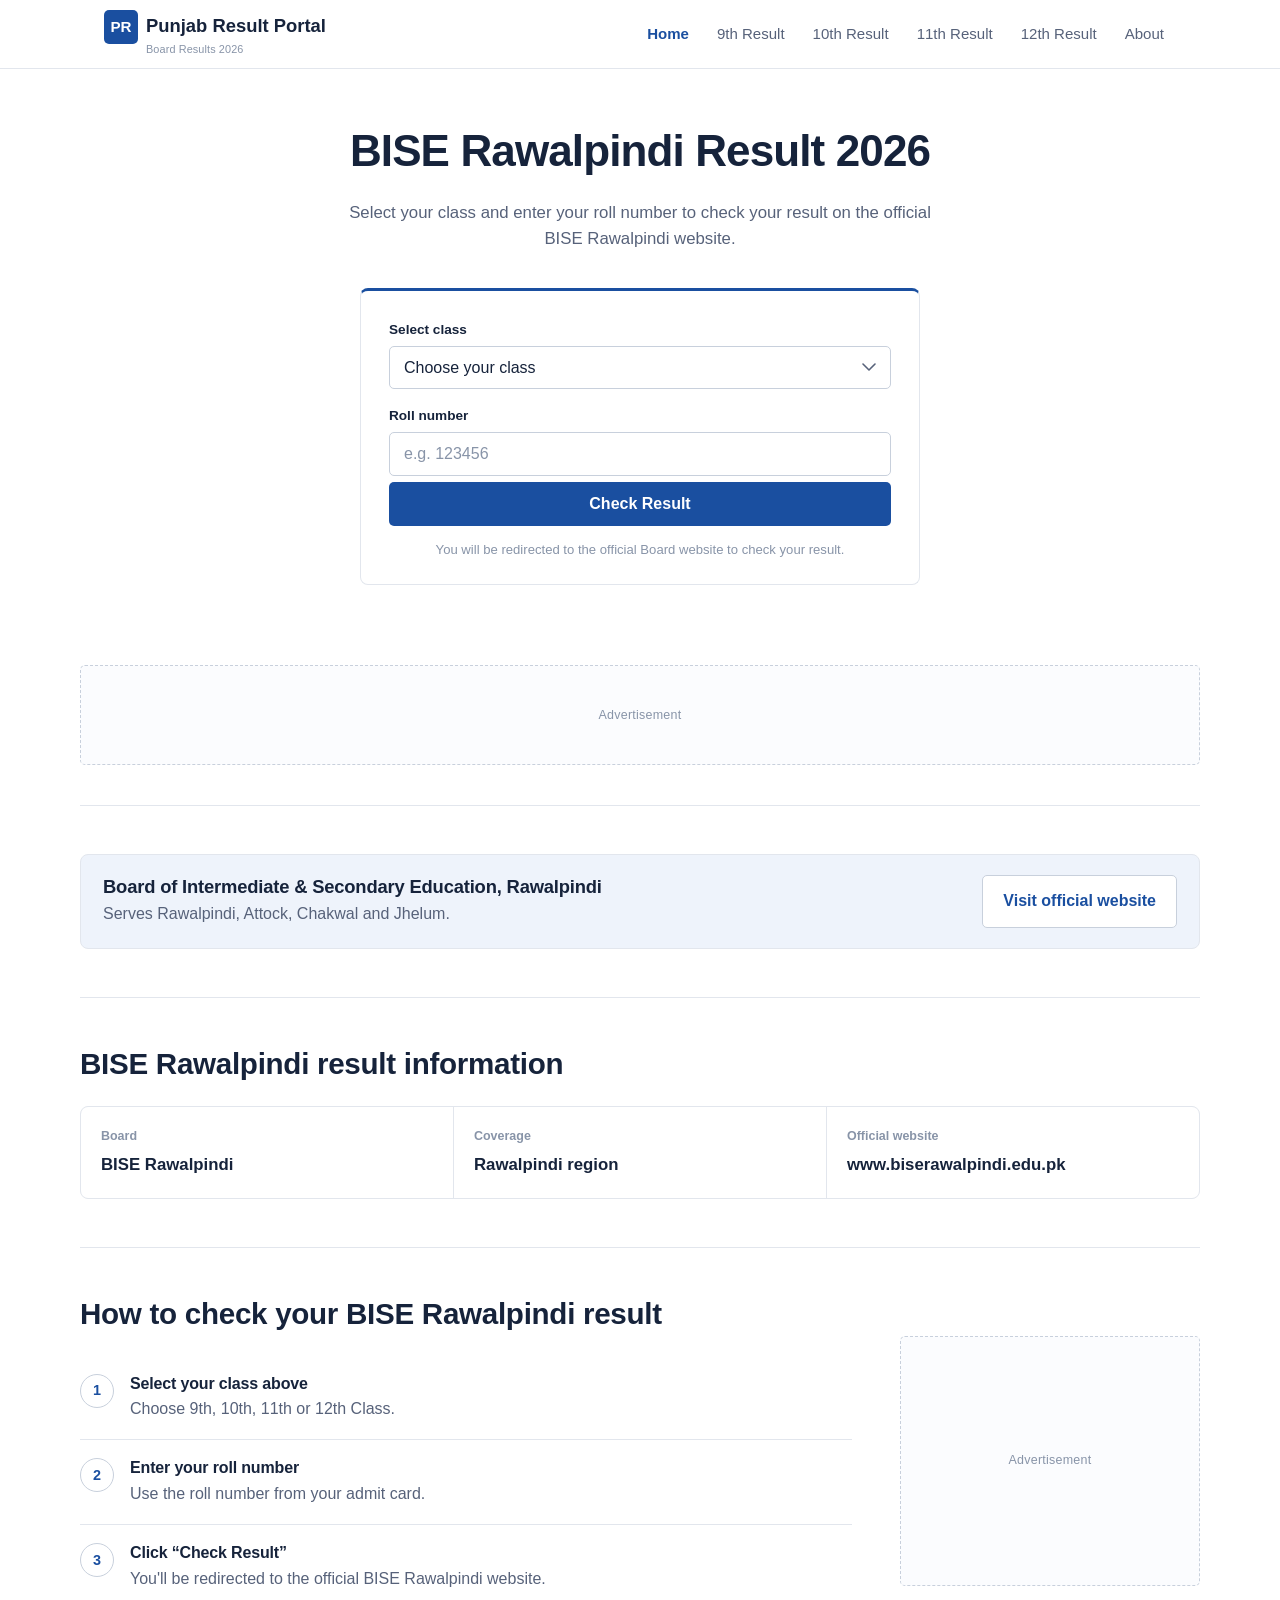
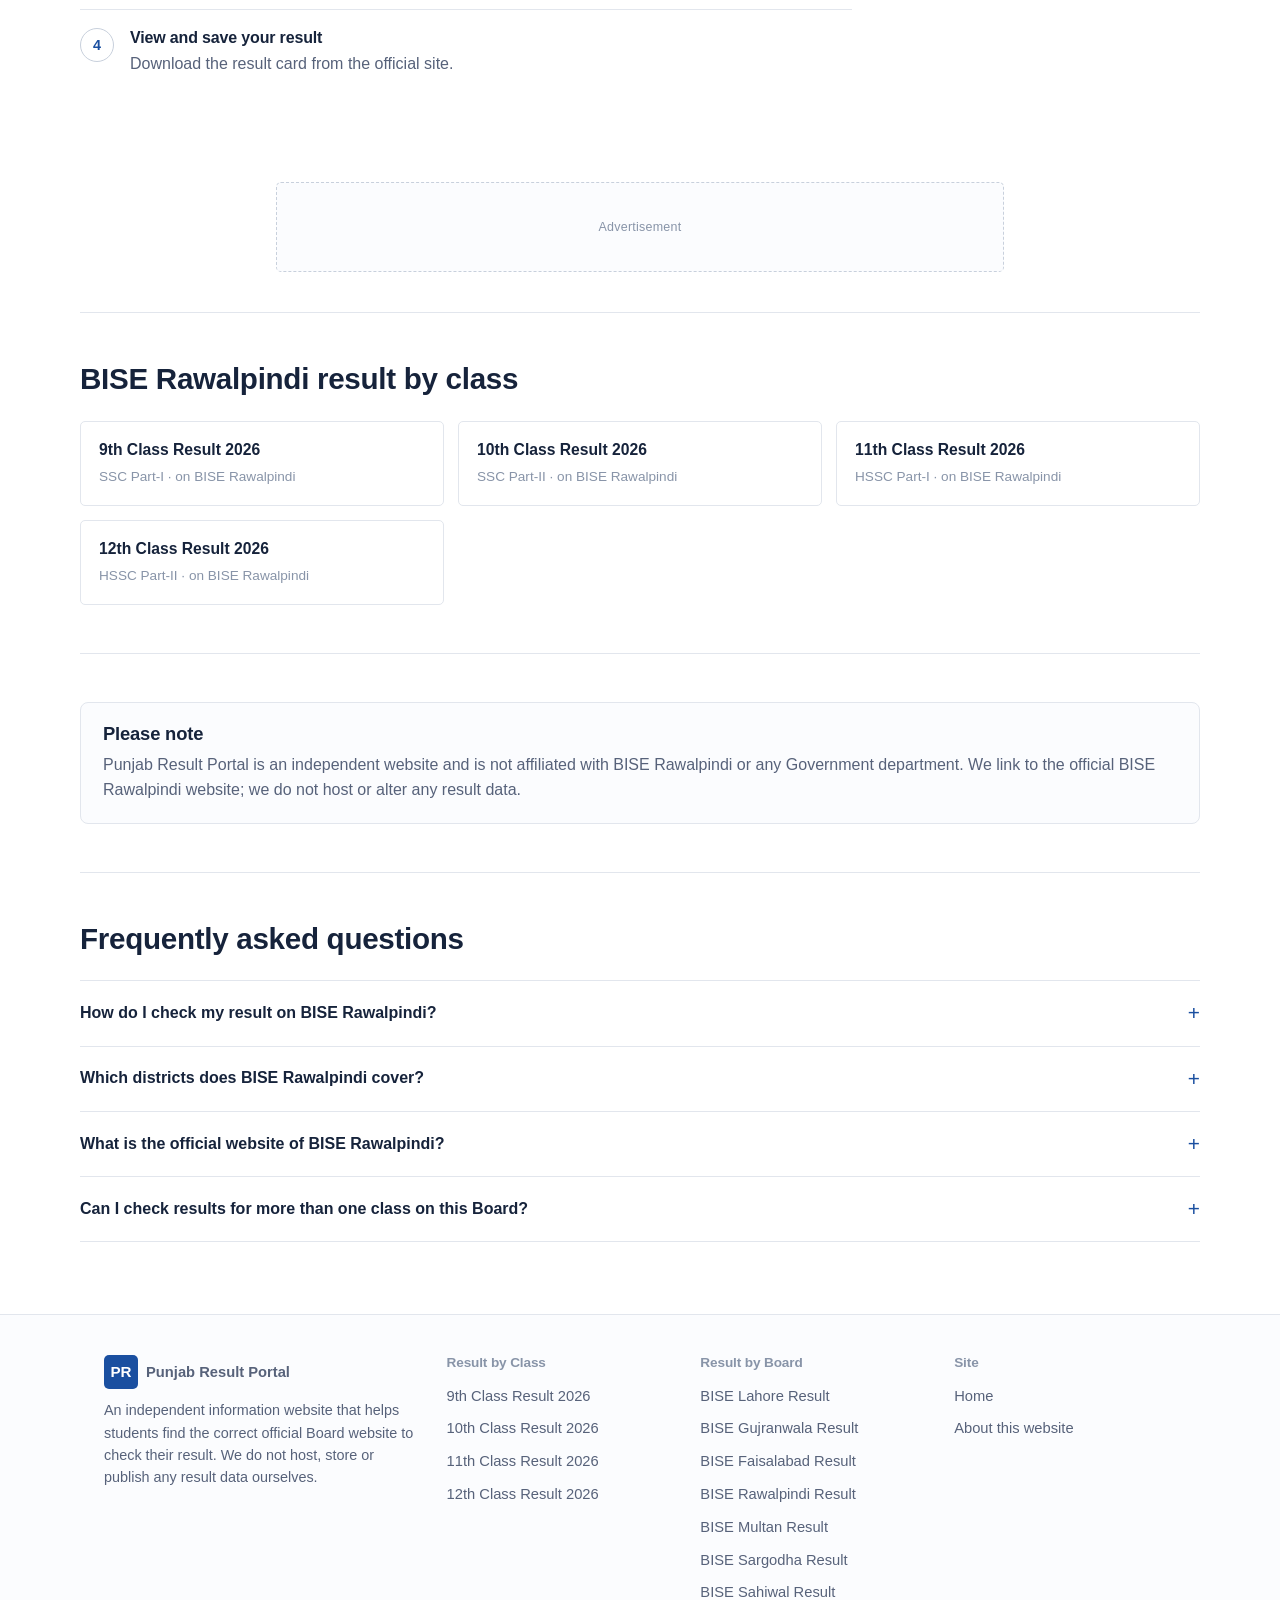
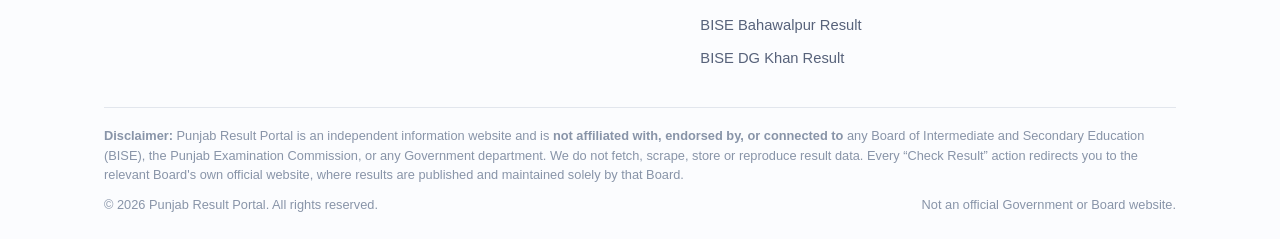
<file: rawalpindi-board-result.html>
<!DOCTYPE html>
<html lang="en">
<head>
  <meta charset="UTF-8">
  <meta name="viewport" content="width=device-width, initial-scale=1.0">
  <title>BISE Rawalpindi Result 2026 – Check 9th, 10th, 11th & 12th Result</title>
  <meta name="description" content="Check BISE Rawalpindi result 2026 for 9th, 10th, 11th and 12th class. Board of Intermediate & Secondary Education, Rawalpindi covers Rawalpindi, Attock, Chakwal and Jhelum. Get redirected to the official BISE Rawalpindi result website.">
  <link rel="canonical" href="https://www.punjabresultportal.example/rawalpindi-board-result.html">
  <meta name="robots" content="index, follow">
  <meta property="og:type" content="website">
  <meta property="og:title" content="BISE Rawalpindi Result 2026 – Check 9th, 10th, 11th & 12th Result">
  <meta property="og:description" content="Check BISE Rawalpindi result 2026 for 9th, 10th, 11th and 12th class. Board of Intermediate & Secondary Education, Rawalpindi covers Rawalpindi, Attock, Chakwal and Jhelum. Get redirected to the official BISE Rawalpindi result website.">
  <meta property="og:url" content="https://www.punjabresultportal.example/rawalpindi-board-result.html">
  <meta property="og:site_name" content="Punjab Result Portal">
  <meta name="twitter:card" content="summary">
  <meta name="twitter:title" content="BISE Rawalpindi Result 2026 – Check 9th, 10th, 11th & 12th Result">
  <meta name="twitter:description" content="Check BISE Rawalpindi result 2026 for 9th, 10th, 11th and 12th class. Board of Intermediate & Secondary Education, Rawalpindi covers Rawalpindi, Attock, Chakwal and Jhelum. Get redirected to the official BISE Rawalpindi result website.">
  <link rel="icon" href="data:image/svg+xml,<svg xmlns=%22http://www.w3.org/2000/svg%22 viewBox=%220 0 32 32%22><rect width=%2232%22 height=%2232%22 rx=%226%22 fill=%22%231a4fa0%22/><text x=%2216%22 y=%2222%22 font-family=%22Arial%22 font-size=%2215%22 font-weight=%22700%22 fill=%22white%22 text-anchor=%22middle%22>PR</text></svg>">
  <link rel="stylesheet" href="css/style.css">
  <script type="application/ld+json">{"@context": "https://schema.org", "@type": "FAQPage", "mainEntity": [{"@type": "Question", "name": "How do I check my result on BISE Rawalpindi?", "acceptedAnswer": {"@type": "Answer", "text": "Select your class on this page, enter your roll number, then click &ldquo;Check Result&rdquo;. You'll be redirected to the official BISE Rawalpindi website to view your result."}}, {"@type": "Question", "name": "Which districts does BISE Rawalpindi cover?", "acceptedAnswer": {"@type": "Answer", "text": "Board of Intermediate & Secondary Education, Rawalpindi conducts exams and publishes results for students in Rawalpindi, Attock, Chakwal and Jhelum."}}, {"@type": "Question", "name": "What is the official website of BISE Rawalpindi?", "acceptedAnswer": {"@type": "Answer", "text": "The official website is https://www.biserawalpindi.edu.pk/. Always double-check the address bar to make sure you're on the genuine Board site before entering personal details."}}, {"@type": "Question", "name": "Can I check results for more than one class on this Board?", "acceptedAnswer": {"@type": "Answer", "text": "Yes. BISE Rawalpindi publishes separate results for 9th, 10th, 11th and 12th Class. Use the links on this page to jump to the class you need."}}]}</script>
</head>
<body>
  <a class="skip-link" href="#main">Skip to content</a>
  <header class="site-header">
    <div class="container site-header__bar">
      <a href="index.html" class="brand">
        <span class="brand__mark" aria-hidden="true">PR</span>
        <span>
          Punjab Result Portal
          <span class="brand__text-sub">Board Results 2026</span>
        </span>
      </a>
      <nav class="main-nav" aria-label="Primary">
        <a href="index.html" aria-current="page">Home</a>
        <a href="9th-class-result.html">9th Result</a>
        <a href="10th-class-result.html">10th Result</a>
        <a href="11th-class-result.html">11th Result</a>
        <a href="12th-class-result.html">12th Result</a>
        <a href="about.html">About</a>
      </nav>
      <button class="nav-toggle" type="button" aria-label="Open menu" aria-expanded="false">
        <svg width="20" height="20" viewBox="0 0 20 20" fill="none" aria-hidden="true">
          <path d="M2.5 5h15M2.5 10h15M2.5 15h15" stroke="#16233b" stroke-width="1.6" stroke-linecap="round"/>
        </svg>
      </button>
    </div>
  </header>

  <main id="main">
    <section class="hero container">
      <h1>BISE Rawalpindi Result 2026</h1>
      <p class="lead">Select your class and enter your roll number to check your result on the official BISE Rawalpindi website.</p>
      
      <form class="search-card" data-result-form data-preset-board="rawalpindi" novalidate aria-label="Check result">
        
        <div class="field">
          <label for="class">Select class</label>
          <select id="class" name="class" required>
            <option value="">Choose your class</option>
            <option value="9th">9th Class</option>
            <option value="10th">10th Class</option>
            <option value="11th">11th Class</option>
            <option value="12th">12th Class</option>
          </select>
          <p class="field-error" role="alert"></p>
        </div>
        
        <div class="field">
          <label for="roll">Roll number</label>
          <input id="roll" name="roll" type="text" inputmode="numeric" placeholder="e.g. 123456" autocomplete="off" required>
          <p class="field-error" role="alert"></p>
        </div>
        <button type="submit" class="btn btn-primary">Check Result</button>
        <p class="search-card__notice">You will be redirected to the official Board website to check your result.</p>
      </form>
    </section>

    <div class="ad-slot ad-slot--banner"><span>Advertisement</span></div>

    <section class="section container">
      <div class="official-callout">
        <div>
          <h3>Board of Intermediate & Secondary Education, Rawalpindi</h3>
          <p>Serves Rawalpindi, Attock, Chakwal and Jhelum.</p>
        </div>
        <a class="btn btn-secondary" href="https://www.biserawalpindi.edu.pk/" target="_blank" rel="noopener">Visit official website</a>
      </div>
    </section>

    <section class="section container">
      <div class="section__head">
        <h2>BISE Rawalpindi result information</h2>
      </div>
      <div class="info-grid">
        <div class="info-grid__item"><div class="label">Board</div><div class="value">BISE Rawalpindi</div></div>
        <div class="info-grid__item"><div class="label">Coverage</div><div class="value">Rawalpindi region</div></div>
        <div class="info-grid__item"><div class="label">Official website</div><div class="value">www.biserawalpindi.edu.pk</div></div>
      </div>
    </section>

    <section class="section container">
      <div class="two-col">
        <div>
          <div class="section__head">
            <h2>How to check your BISE Rawalpindi result</h2>
          </div>
          <ol class="steps">
            <li><div><h3>Select your class above</h3><p>Choose 9th, 10th, 11th or 12th Class.</p></div></li>
            <li><div><h3>Enter your roll number</h3><p>Use the roll number from your admit card.</p></div></li>
            <li><div><h3>Click &ldquo;Check Result&rdquo;</h3><p>You'll be redirected to the official BISE Rawalpindi website.</p></div></li>
            <li><div><h3>View and save your result</h3><p>Download the result card from the official site.</p></div></li>
          </ol>
        </div>
        <aside>
          <div class="ad-slot ad-slot--sidebar"><span>Advertisement</span></div>
        </aside>
      </div>
    </section>

    <div class="ad-slot ad-slot--inline"><span>Advertisement</span></div>

    <section class="section container">
      <div class="section__head">
        <h2>BISE Rawalpindi result by class</h2>
      </div>
      <div class="link-grid">
        <a class="link-card" href="9th-class-result.html">
          <strong>9th Class Result 2026</strong>
          <span>SSC Part-I &middot; on BISE Rawalpindi</span>
        </a>
        <a class="link-card" href="10th-class-result.html">
          <strong>10th Class Result 2026</strong>
          <span>SSC Part-II &middot; on BISE Rawalpindi</span>
        </a>
        <a class="link-card" href="11th-class-result.html">
          <strong>11th Class Result 2026</strong>
          <span>HSSC Part-I &middot; on BISE Rawalpindi</span>
        </a>
        <a class="link-card" href="12th-class-result.html">
          <strong>12th Class Result 2026</strong>
          <span>HSSC Part-II &middot; on BISE Rawalpindi</span>
        </a>
      </div>
    </section>

    <section class="section container">
      <div class="notice-box">
        <h3>Please note</h3>
        <p>Punjab Result Portal is an independent website and is not affiliated with BISE Rawalpindi or any Government department. We link to the official BISE Rawalpindi website; we do not host or alter any result data.</p>
      </div>
    </section>

    <section class="section container">
      <div class="section__head"><h2>Frequently asked questions</h2></div>
      <div class="faq">
      <details>
        <summary>How do I check my result on BISE Rawalpindi?</summary>
        <p>Select your class on this page, enter your roll number, then click &ldquo;Check Result&rdquo;. You'll be redirected to the official BISE Rawalpindi website to view your result.</p>
      </details>
      <details>
        <summary>Which districts does BISE Rawalpindi cover?</summary>
        <p>Board of Intermediate & Secondary Education, Rawalpindi conducts exams and publishes results for students in Rawalpindi, Attock, Chakwal and Jhelum.</p>
      </details>
      <details>
        <summary>What is the official website of BISE Rawalpindi?</summary>
        <p>The official website is https://www.biserawalpindi.edu.pk/. Always double-check the address bar to make sure you're on the genuine Board site before entering personal details.</p>
      </details>
      <details>
        <summary>Can I check results for more than one class on this Board?</summary>
        <p>Yes. BISE Rawalpindi publishes separate results for 9th, 10th, 11th and 12th Class. Use the links on this page to jump to the class you need.</p>
      </details>
    </div>
    </section>
  </main>

  <footer class="site-footer">
    <div class="container">
      <div class="footer-grid">
        <div class="footer-about">
          <a href="index.html" class="brand" style="margin-bottom:10px;">
            <span class="brand__mark" aria-hidden="true">PR</span>
            <span>Punjab Result Portal</span>
          </a>
          <p>An independent information website that helps students find the correct
            official Board website to check their result. We do not host, store or
            publish any result data ourselves.</p>
        </div>
        <div>
          <h4>Result by Class</h4>
          <ul>
            <li><a href="9th-class-result.html">9th Class Result 2026</a></li>
            <li><a href="10th-class-result.html">10th Class Result 2026</a></li>
            <li><a href="11th-class-result.html">11th Class Result 2026</a></li>
            <li><a href="12th-class-result.html">12th Class Result 2026</a></li>
          </ul>
        </div>
        <div>
          <h4>Result by Board</h4>
          <ul>
            <li><a href="lahore-board-result.html">BISE Lahore Result</a></li>
            <li><a href="gujranwala-board-result.html">BISE Gujranwala Result</a></li>
            <li><a href="faisalabad-board-result.html">BISE Faisalabad Result</a></li>
            <li><a href="rawalpindi-board-result.html">BISE Rawalpindi Result</a></li>
            <li><a href="multan-board-result.html">BISE Multan Result</a></li>
            <li><a href="sargodha-board-result.html">BISE Sargodha Result</a></li>
            <li><a href="sahiwal-board-result.html">BISE Sahiwal Result</a></li>
            <li><a href="bahawalpur-board-result.html">BISE Bahawalpur Result</a></li>
            <li><a href="dg-khan-board-result.html">BISE DG Khan Result</a></li>
          </ul>
        </div>
        <div>
          <h4>Site</h4>
          <ul>
            <li><a href="index.html">Home</a></li>
            <li><a href="about.html">About this website</a></li>
          </ul>
        </div>
      </div>
      <div class="footer-disclaimer">
        <p><strong>Disclaimer:</strong> Punjab Result Portal is an independent
          information website and is <strong>not affiliated with, endorsed by, or
          connected to</strong> any Board of Intermediate and Secondary Education
          (BISE), the Punjab Examination Commission, or any Government department.
          We do not fetch, scrape, store or reproduce result data. Every &ldquo;Check
          Result&rdquo; action redirects you to the relevant Board's own official
          website, where results are published and maintained solely by that Board.</p>
        <div class="footer-bottom">
          <span>&copy; 2026 Punjab Result Portal. All rights reserved.</span>
          <span>Not an official Government or Board website.</span>
        </div>
      </div>
    </div>
  </footer>
  <script src="js/config.js"></script>
  <script src="js/main.js"></script>
</body>
</html>
</file>
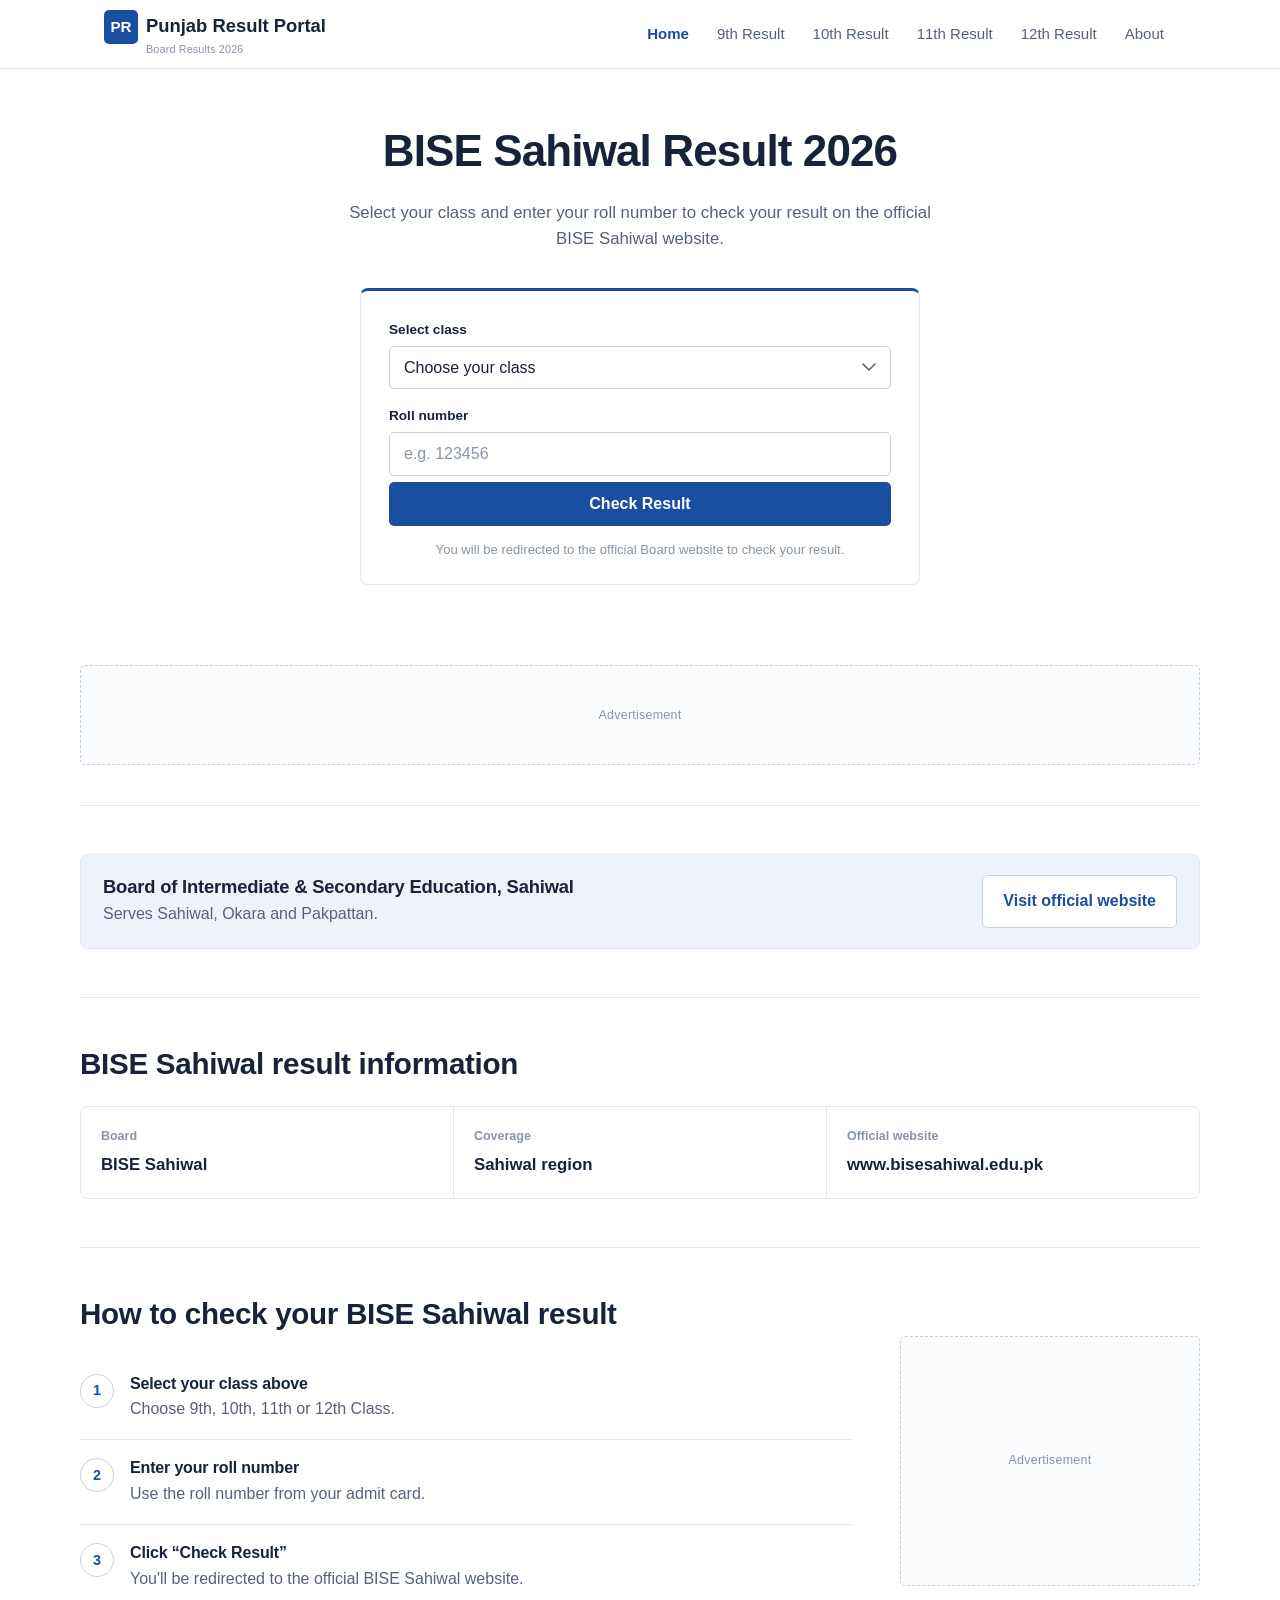
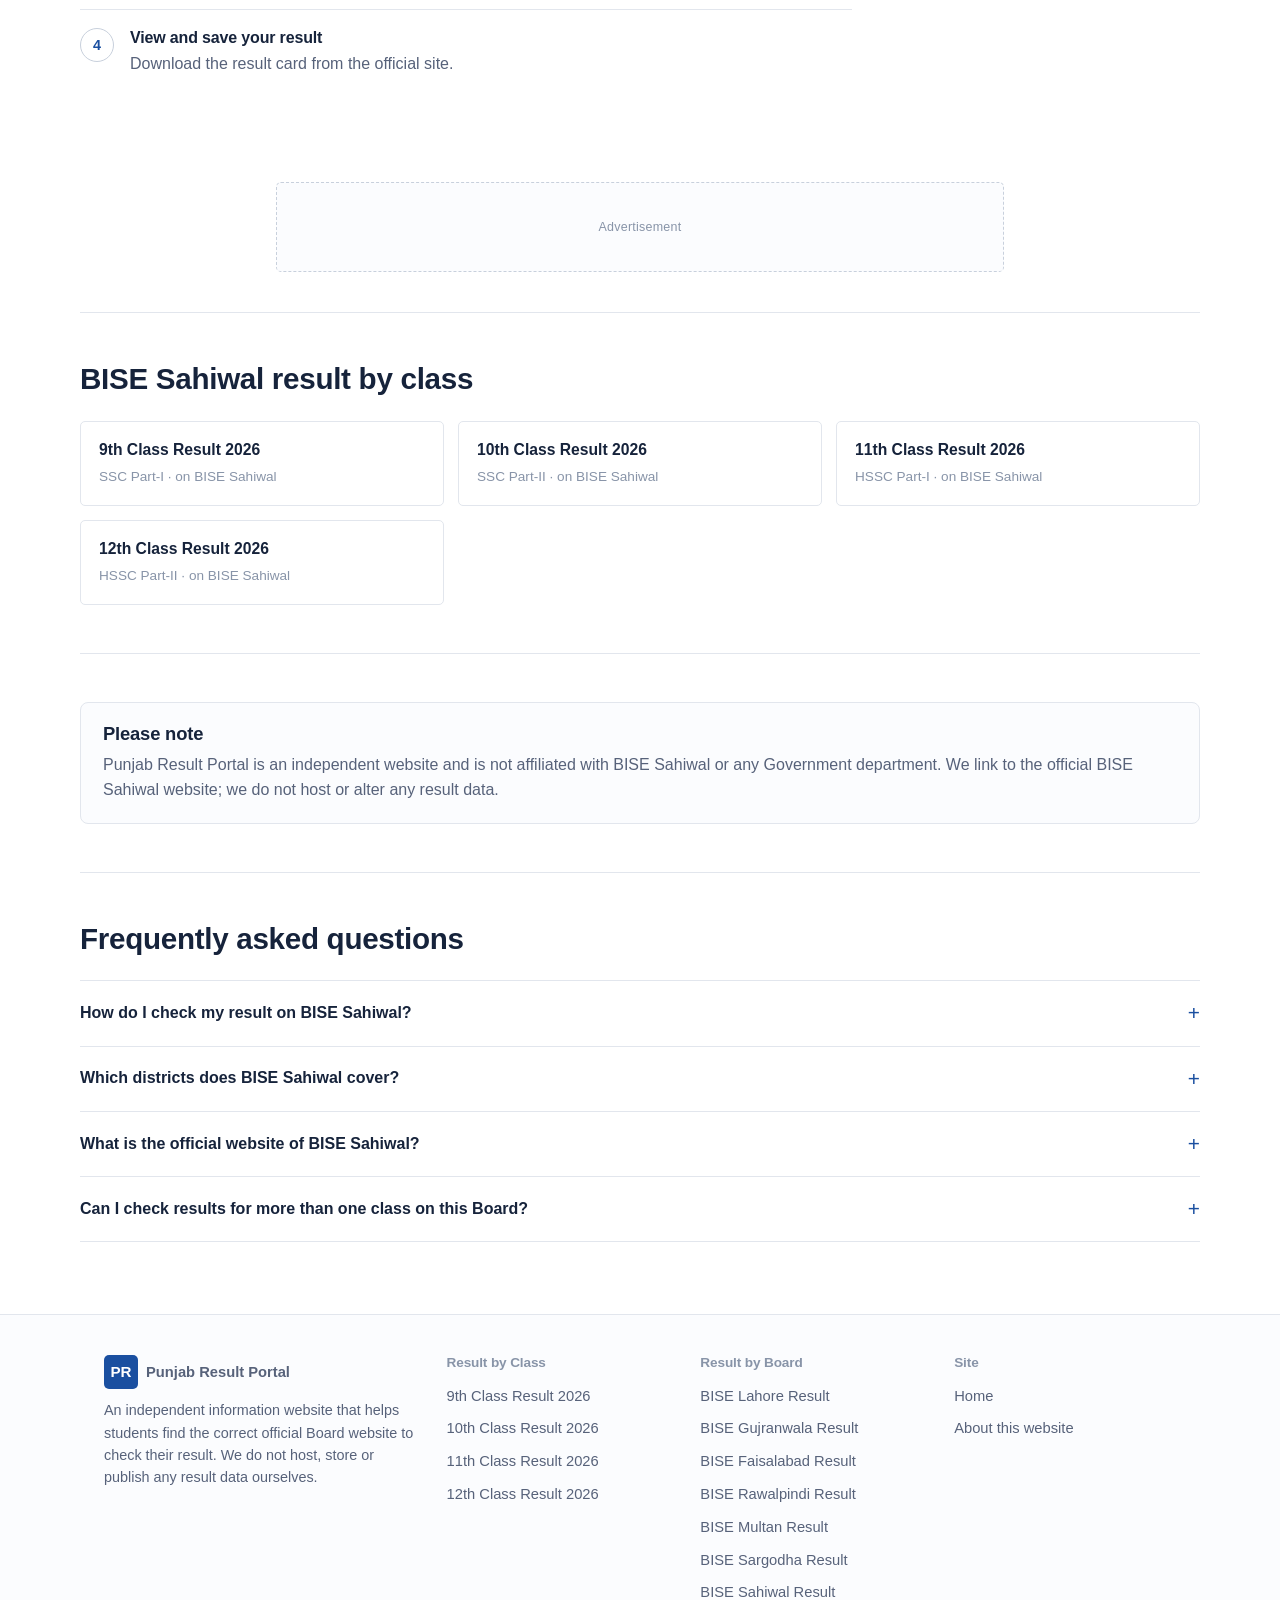
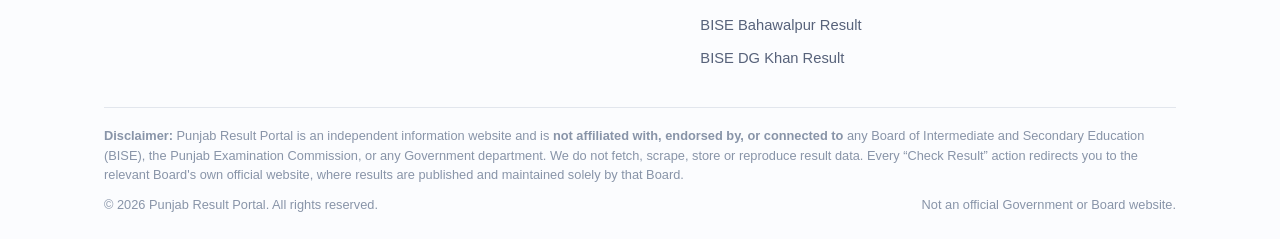
<file: sahiwal-board-result.html>
<!DOCTYPE html>
<html lang="en">
<head>
  <meta charset="UTF-8">
  <meta name="viewport" content="width=device-width, initial-scale=1.0">
  <title>BISE Sahiwal Result 2026 – Check 9th, 10th, 11th & 12th Result</title>
  <meta name="description" content="Check BISE Sahiwal result 2026 for 9th, 10th, 11th and 12th class. Board of Intermediate & Secondary Education, Sahiwal covers Sahiwal, Okara and Pakpattan. Get redirected to the official BISE Sahiwal result website.">
  <link rel="canonical" href="https://www.punjabresultportal.example/sahiwal-board-result.html">
  <meta name="robots" content="index, follow">
  <meta property="og:type" content="website">
  <meta property="og:title" content="BISE Sahiwal Result 2026 – Check 9th, 10th, 11th & 12th Result">
  <meta property="og:description" content="Check BISE Sahiwal result 2026 for 9th, 10th, 11th and 12th class. Board of Intermediate & Secondary Education, Sahiwal covers Sahiwal, Okara and Pakpattan. Get redirected to the official BISE Sahiwal result website.">
  <meta property="og:url" content="https://www.punjabresultportal.example/sahiwal-board-result.html">
  <meta property="og:site_name" content="Punjab Result Portal">
  <meta name="twitter:card" content="summary">
  <meta name="twitter:title" content="BISE Sahiwal Result 2026 – Check 9th, 10th, 11th & 12th Result">
  <meta name="twitter:description" content="Check BISE Sahiwal result 2026 for 9th, 10th, 11th and 12th class. Board of Intermediate & Secondary Education, Sahiwal covers Sahiwal, Okara and Pakpattan. Get redirected to the official BISE Sahiwal result website.">
  <link rel="icon" href="data:image/svg+xml,<svg xmlns=%22http://www.w3.org/2000/svg%22 viewBox=%220 0 32 32%22><rect width=%2232%22 height=%2232%22 rx=%226%22 fill=%22%231a4fa0%22/><text x=%2216%22 y=%2222%22 font-family=%22Arial%22 font-size=%2215%22 font-weight=%22700%22 fill=%22white%22 text-anchor=%22middle%22>PR</text></svg>">
  <link rel="stylesheet" href="css/style.css">
  <script type="application/ld+json">{"@context": "https://schema.org", "@type": "FAQPage", "mainEntity": [{"@type": "Question", "name": "How do I check my result on BISE Sahiwal?", "acceptedAnswer": {"@type": "Answer", "text": "Select your class on this page, enter your roll number, then click &ldquo;Check Result&rdquo;. You'll be redirected to the official BISE Sahiwal website to view your result."}}, {"@type": "Question", "name": "Which districts does BISE Sahiwal cover?", "acceptedAnswer": {"@type": "Answer", "text": "Board of Intermediate & Secondary Education, Sahiwal conducts exams and publishes results for students in Sahiwal, Okara and Pakpattan."}}, {"@type": "Question", "name": "What is the official website of BISE Sahiwal?", "acceptedAnswer": {"@type": "Answer", "text": "The official website is https://www.bisesahiwal.edu.pk/. Always double-check the address bar to make sure you're on the genuine Board site before entering personal details."}}, {"@type": "Question", "name": "Can I check results for more than one class on this Board?", "acceptedAnswer": {"@type": "Answer", "text": "Yes. BISE Sahiwal publishes separate results for 9th, 10th, 11th and 12th Class. Use the links on this page to jump to the class you need."}}]}</script>
</head>
<body>
  <a class="skip-link" href="#main">Skip to content</a>
  <header class="site-header">
    <div class="container site-header__bar">
      <a href="index.html" class="brand">
        <span class="brand__mark" aria-hidden="true">PR</span>
        <span>
          Punjab Result Portal
          <span class="brand__text-sub">Board Results 2026</span>
        </span>
      </a>
      <nav class="main-nav" aria-label="Primary">
        <a href="index.html" aria-current="page">Home</a>
        <a href="9th-class-result.html">9th Result</a>
        <a href="10th-class-result.html">10th Result</a>
        <a href="11th-class-result.html">11th Result</a>
        <a href="12th-class-result.html">12th Result</a>
        <a href="about.html">About</a>
      </nav>
      <button class="nav-toggle" type="button" aria-label="Open menu" aria-expanded="false">
        <svg width="20" height="20" viewBox="0 0 20 20" fill="none" aria-hidden="true">
          <path d="M2.5 5h15M2.5 10h15M2.5 15h15" stroke="#16233b" stroke-width="1.6" stroke-linecap="round"/>
        </svg>
      </button>
    </div>
  </header>

  <main id="main">
    <section class="hero container">
      <h1>BISE Sahiwal Result 2026</h1>
      <p class="lead">Select your class and enter your roll number to check your result on the official BISE Sahiwal website.</p>
      
      <form class="search-card" data-result-form data-preset-board="sahiwal" novalidate aria-label="Check result">
        
        <div class="field">
          <label for="class">Select class</label>
          <select id="class" name="class" required>
            <option value="">Choose your class</option>
            <option value="9th">9th Class</option>
            <option value="10th">10th Class</option>
            <option value="11th">11th Class</option>
            <option value="12th">12th Class</option>
          </select>
          <p class="field-error" role="alert"></p>
        </div>
        
        <div class="field">
          <label for="roll">Roll number</label>
          <input id="roll" name="roll" type="text" inputmode="numeric" placeholder="e.g. 123456" autocomplete="off" required>
          <p class="field-error" role="alert"></p>
        </div>
        <button type="submit" class="btn btn-primary">Check Result</button>
        <p class="search-card__notice">You will be redirected to the official Board website to check your result.</p>
      </form>
    </section>

    <div class="ad-slot ad-slot--banner"><span>Advertisement</span></div>

    <section class="section container">
      <div class="official-callout">
        <div>
          <h3>Board of Intermediate & Secondary Education, Sahiwal</h3>
          <p>Serves Sahiwal, Okara and Pakpattan.</p>
        </div>
        <a class="btn btn-secondary" href="https://www.bisesahiwal.edu.pk/" target="_blank" rel="noopener">Visit official website</a>
      </div>
    </section>

    <section class="section container">
      <div class="section__head">
        <h2>BISE Sahiwal result information</h2>
      </div>
      <div class="info-grid">
        <div class="info-grid__item"><div class="label">Board</div><div class="value">BISE Sahiwal</div></div>
        <div class="info-grid__item"><div class="label">Coverage</div><div class="value">Sahiwal region</div></div>
        <div class="info-grid__item"><div class="label">Official website</div><div class="value">www.bisesahiwal.edu.pk</div></div>
      </div>
    </section>

    <section class="section container">
      <div class="two-col">
        <div>
          <div class="section__head">
            <h2>How to check your BISE Sahiwal result</h2>
          </div>
          <ol class="steps">
            <li><div><h3>Select your class above</h3><p>Choose 9th, 10th, 11th or 12th Class.</p></div></li>
            <li><div><h3>Enter your roll number</h3><p>Use the roll number from your admit card.</p></div></li>
            <li><div><h3>Click &ldquo;Check Result&rdquo;</h3><p>You'll be redirected to the official BISE Sahiwal website.</p></div></li>
            <li><div><h3>View and save your result</h3><p>Download the result card from the official site.</p></div></li>
          </ol>
        </div>
        <aside>
          <div class="ad-slot ad-slot--sidebar"><span>Advertisement</span></div>
        </aside>
      </div>
    </section>

    <div class="ad-slot ad-slot--inline"><span>Advertisement</span></div>

    <section class="section container">
      <div class="section__head">
        <h2>BISE Sahiwal result by class</h2>
      </div>
      <div class="link-grid">
        <a class="link-card" href="9th-class-result.html">
          <strong>9th Class Result 2026</strong>
          <span>SSC Part-I &middot; on BISE Sahiwal</span>
        </a>
        <a class="link-card" href="10th-class-result.html">
          <strong>10th Class Result 2026</strong>
          <span>SSC Part-II &middot; on BISE Sahiwal</span>
        </a>
        <a class="link-card" href="11th-class-result.html">
          <strong>11th Class Result 2026</strong>
          <span>HSSC Part-I &middot; on BISE Sahiwal</span>
        </a>
        <a class="link-card" href="12th-class-result.html">
          <strong>12th Class Result 2026</strong>
          <span>HSSC Part-II &middot; on BISE Sahiwal</span>
        </a>
      </div>
    </section>

    <section class="section container">
      <div class="notice-box">
        <h3>Please note</h3>
        <p>Punjab Result Portal is an independent website and is not affiliated with BISE Sahiwal or any Government department. We link to the official BISE Sahiwal website; we do not host or alter any result data.</p>
      </div>
    </section>

    <section class="section container">
      <div class="section__head"><h2>Frequently asked questions</h2></div>
      <div class="faq">
      <details>
        <summary>How do I check my result on BISE Sahiwal?</summary>
        <p>Select your class on this page, enter your roll number, then click &ldquo;Check Result&rdquo;. You'll be redirected to the official BISE Sahiwal website to view your result.</p>
      </details>
      <details>
        <summary>Which districts does BISE Sahiwal cover?</summary>
        <p>Board of Intermediate & Secondary Education, Sahiwal conducts exams and publishes results for students in Sahiwal, Okara and Pakpattan.</p>
      </details>
      <details>
        <summary>What is the official website of BISE Sahiwal?</summary>
        <p>The official website is https://www.bisesahiwal.edu.pk/. Always double-check the address bar to make sure you're on the genuine Board site before entering personal details.</p>
      </details>
      <details>
        <summary>Can I check results for more than one class on this Board?</summary>
        <p>Yes. BISE Sahiwal publishes separate results for 9th, 10th, 11th and 12th Class. Use the links on this page to jump to the class you need.</p>
      </details>
    </div>
    </section>
  </main>

  <footer class="site-footer">
    <div class="container">
      <div class="footer-grid">
        <div class="footer-about">
          <a href="index.html" class="brand" style="margin-bottom:10px;">
            <span class="brand__mark" aria-hidden="true">PR</span>
            <span>Punjab Result Portal</span>
          </a>
          <p>An independent information website that helps students find the correct
            official Board website to check their result. We do not host, store or
            publish any result data ourselves.</p>
        </div>
        <div>
          <h4>Result by Class</h4>
          <ul>
            <li><a href="9th-class-result.html">9th Class Result 2026</a></li>
            <li><a href="10th-class-result.html">10th Class Result 2026</a></li>
            <li><a href="11th-class-result.html">11th Class Result 2026</a></li>
            <li><a href="12th-class-result.html">12th Class Result 2026</a></li>
          </ul>
        </div>
        <div>
          <h4>Result by Board</h4>
          <ul>
            <li><a href="lahore-board-result.html">BISE Lahore Result</a></li>
            <li><a href="gujranwala-board-result.html">BISE Gujranwala Result</a></li>
            <li><a href="faisalabad-board-result.html">BISE Faisalabad Result</a></li>
            <li><a href="rawalpindi-board-result.html">BISE Rawalpindi Result</a></li>
            <li><a href="multan-board-result.html">BISE Multan Result</a></li>
            <li><a href="sargodha-board-result.html">BISE Sargodha Result</a></li>
            <li><a href="sahiwal-board-result.html">BISE Sahiwal Result</a></li>
            <li><a href="bahawalpur-board-result.html">BISE Bahawalpur Result</a></li>
            <li><a href="dg-khan-board-result.html">BISE DG Khan Result</a></li>
          </ul>
        </div>
        <div>
          <h4>Site</h4>
          <ul>
            <li><a href="index.html">Home</a></li>
            <li><a href="about.html">About this website</a></li>
          </ul>
        </div>
      </div>
      <div class="footer-disclaimer">
        <p><strong>Disclaimer:</strong> Punjab Result Portal is an independent
          information website and is <strong>not affiliated with, endorsed by, or
          connected to</strong> any Board of Intermediate and Secondary Education
          (BISE), the Punjab Examination Commission, or any Government department.
          We do not fetch, scrape, store or reproduce result data. Every &ldquo;Check
          Result&rdquo; action redirects you to the relevant Board's own official
          website, where results are published and maintained solely by that Board.</p>
        <div class="footer-bottom">
          <span>&copy; 2026 Punjab Result Portal. All rights reserved.</span>
          <span>Not an official Government or Board website.</span>
        </div>
      </div>
    </div>
  </footer>
  <script src="js/config.js"></script>
  <script src="js/main.js"></script>
</body>
</html>
</file>
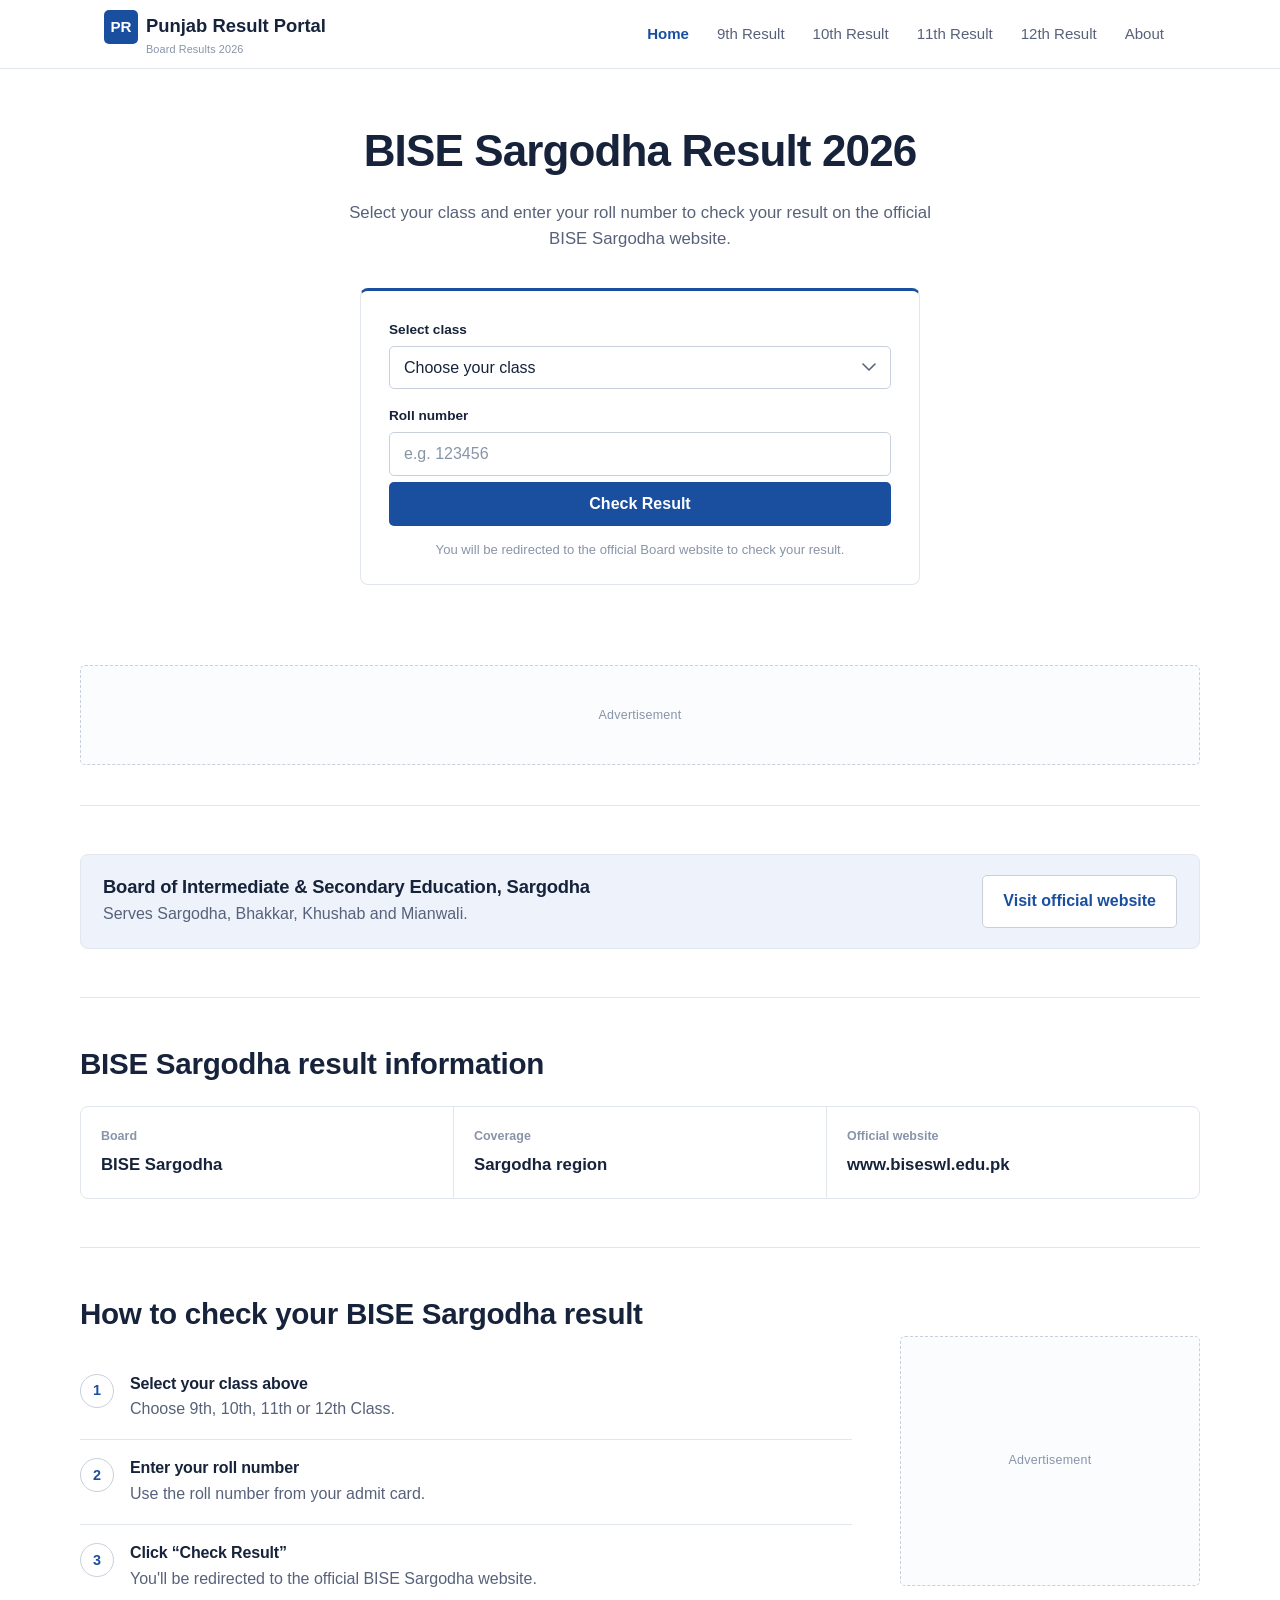
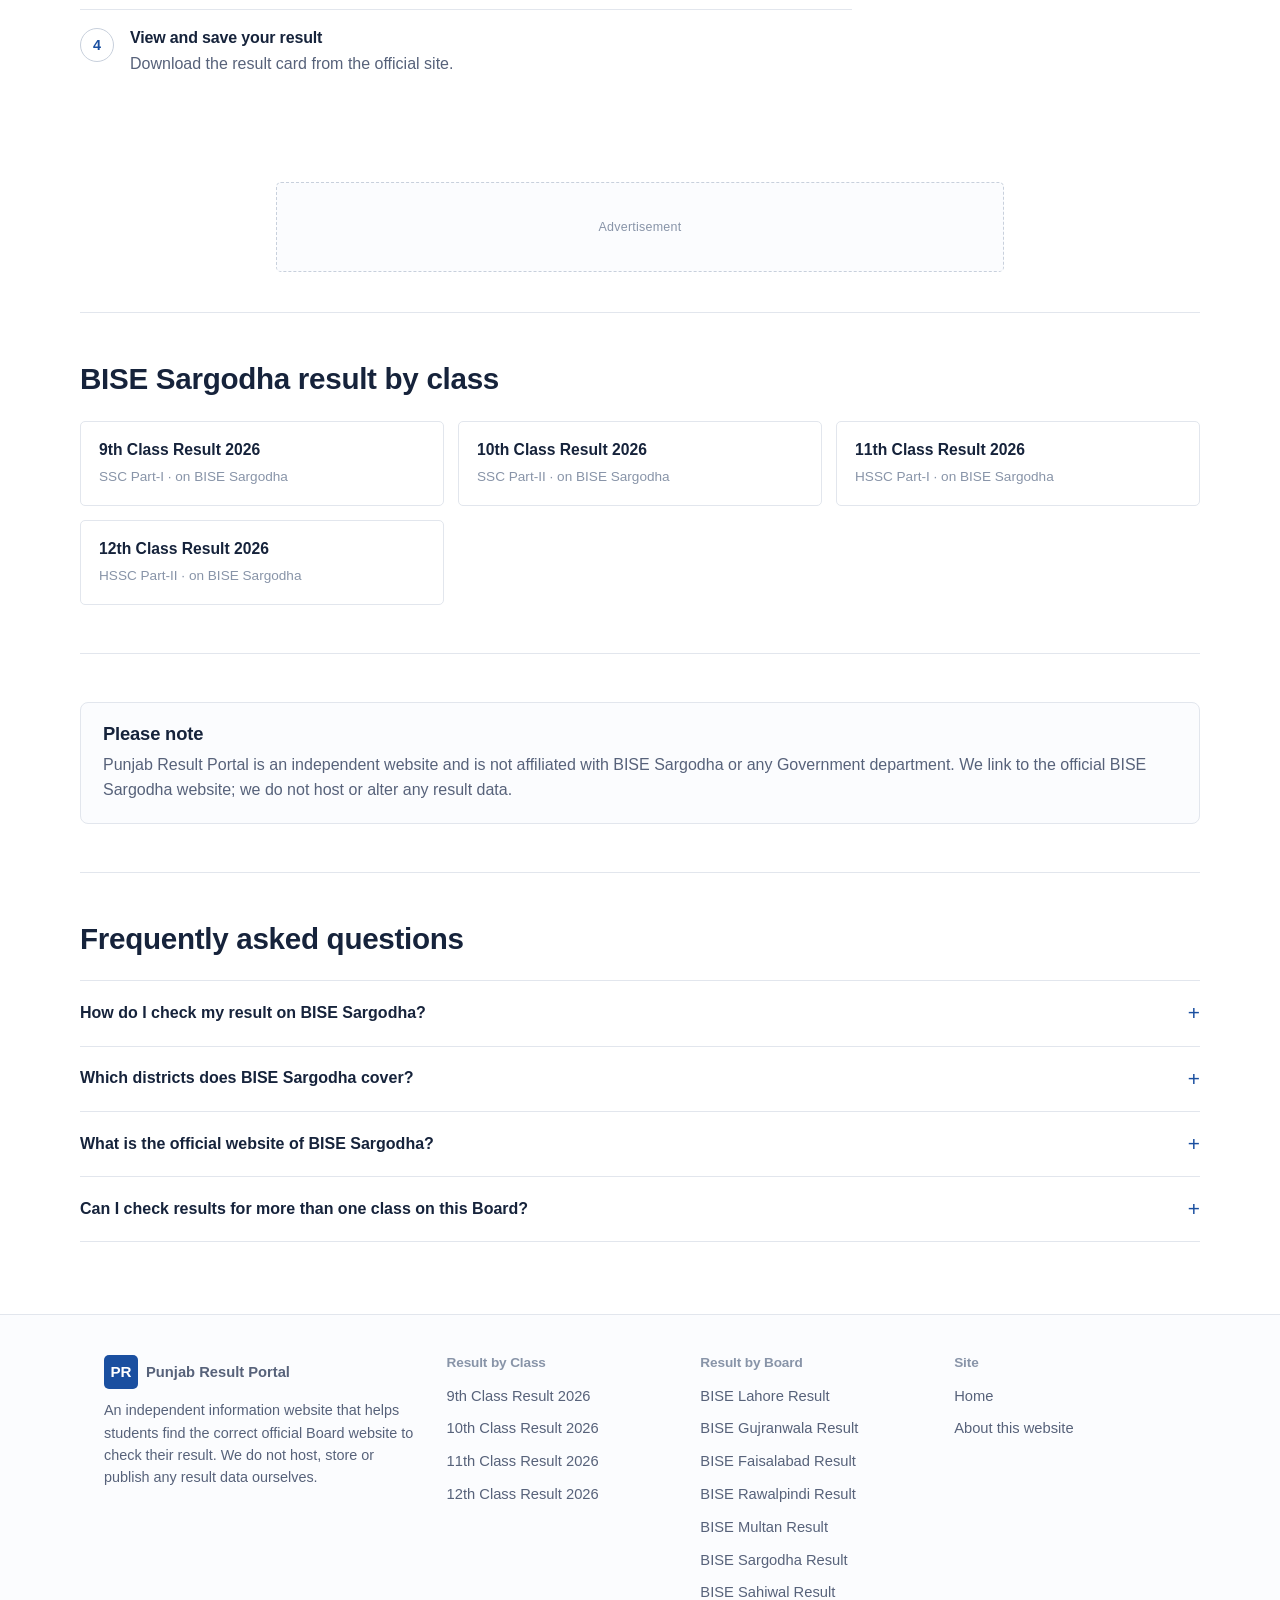
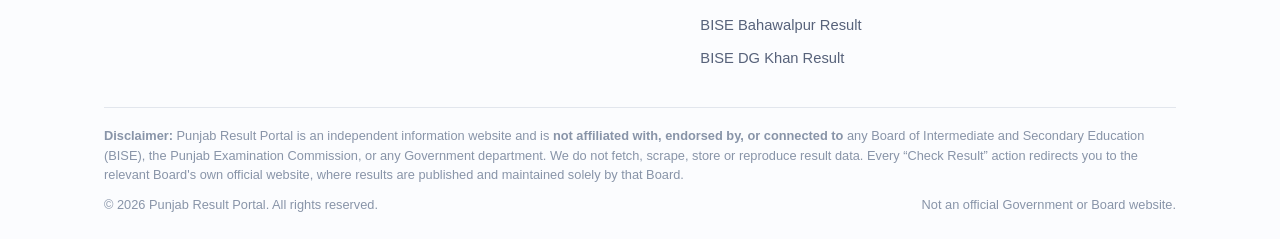
<file: sargodha-board-result.html>
<!DOCTYPE html>
<html lang="en">
<head>
  <meta charset="UTF-8">
  <meta name="viewport" content="width=device-width, initial-scale=1.0">
  <title>BISE Sargodha Result 2026 – Check 9th, 10th, 11th & 12th Result</title>
  <meta name="description" content="Check BISE Sargodha result 2026 for 9th, 10th, 11th and 12th class. Board of Intermediate & Secondary Education, Sargodha covers Sargodha, Bhakkar, Khushab and Mianwali. Get redirected to the official BISE Sargodha result website.">
  <link rel="canonical" href="https://www.punjabresultportal.example/sargodha-board-result.html">
  <meta name="robots" content="index, follow">
  <meta property="og:type" content="website">
  <meta property="og:title" content="BISE Sargodha Result 2026 – Check 9th, 10th, 11th & 12th Result">
  <meta property="og:description" content="Check BISE Sargodha result 2026 for 9th, 10th, 11th and 12th class. Board of Intermediate & Secondary Education, Sargodha covers Sargodha, Bhakkar, Khushab and Mianwali. Get redirected to the official BISE Sargodha result website.">
  <meta property="og:url" content="https://www.punjabresultportal.example/sargodha-board-result.html">
  <meta property="og:site_name" content="Punjab Result Portal">
  <meta name="twitter:card" content="summary">
  <meta name="twitter:title" content="BISE Sargodha Result 2026 – Check 9th, 10th, 11th & 12th Result">
  <meta name="twitter:description" content="Check BISE Sargodha result 2026 for 9th, 10th, 11th and 12th class. Board of Intermediate & Secondary Education, Sargodha covers Sargodha, Bhakkar, Khushab and Mianwali. Get redirected to the official BISE Sargodha result website.">
  <link rel="icon" href="data:image/svg+xml,<svg xmlns=%22http://www.w3.org/2000/svg%22 viewBox=%220 0 32 32%22><rect width=%2232%22 height=%2232%22 rx=%226%22 fill=%22%231a4fa0%22/><text x=%2216%22 y=%2222%22 font-family=%22Arial%22 font-size=%2215%22 font-weight=%22700%22 fill=%22white%22 text-anchor=%22middle%22>PR</text></svg>">
  <link rel="stylesheet" href="css/style.css">
  <script type="application/ld+json">{"@context": "https://schema.org", "@type": "FAQPage", "mainEntity": [{"@type": "Question", "name": "How do I check my result on BISE Sargodha?", "acceptedAnswer": {"@type": "Answer", "text": "Select your class on this page, enter your roll number, then click &ldquo;Check Result&rdquo;. You'll be redirected to the official BISE Sargodha website to view your result."}}, {"@type": "Question", "name": "Which districts does BISE Sargodha cover?", "acceptedAnswer": {"@type": "Answer", "text": "Board of Intermediate & Secondary Education, Sargodha conducts exams and publishes results for students in Sargodha, Bhakkar, Khushab and Mianwali."}}, {"@type": "Question", "name": "What is the official website of BISE Sargodha?", "acceptedAnswer": {"@type": "Answer", "text": "The official website is https://www.biseswl.edu.pk/. Always double-check the address bar to make sure you're on the genuine Board site before entering personal details."}}, {"@type": "Question", "name": "Can I check results for more than one class on this Board?", "acceptedAnswer": {"@type": "Answer", "text": "Yes. BISE Sargodha publishes separate results for 9th, 10th, 11th and 12th Class. Use the links on this page to jump to the class you need."}}]}</script>
</head>
<body>
  <a class="skip-link" href="#main">Skip to content</a>
  <header class="site-header">
    <div class="container site-header__bar">
      <a href="index.html" class="brand">
        <span class="brand__mark" aria-hidden="true">PR</span>
        <span>
          Punjab Result Portal
          <span class="brand__text-sub">Board Results 2026</span>
        </span>
      </a>
      <nav class="main-nav" aria-label="Primary">
        <a href="index.html" aria-current="page">Home</a>
        <a href="9th-class-result.html">9th Result</a>
        <a href="10th-class-result.html">10th Result</a>
        <a href="11th-class-result.html">11th Result</a>
        <a href="12th-class-result.html">12th Result</a>
        <a href="about.html">About</a>
      </nav>
      <button class="nav-toggle" type="button" aria-label="Open menu" aria-expanded="false">
        <svg width="20" height="20" viewBox="0 0 20 20" fill="none" aria-hidden="true">
          <path d="M2.5 5h15M2.5 10h15M2.5 15h15" stroke="#16233b" stroke-width="1.6" stroke-linecap="round"/>
        </svg>
      </button>
    </div>
  </header>

  <main id="main">
    <section class="hero container">
      <h1>BISE Sargodha Result 2026</h1>
      <p class="lead">Select your class and enter your roll number to check your result on the official BISE Sargodha website.</p>
      
      <form class="search-card" data-result-form data-preset-board="sargodha" novalidate aria-label="Check result">
        
        <div class="field">
          <label for="class">Select class</label>
          <select id="class" name="class" required>
            <option value="">Choose your class</option>
            <option value="9th">9th Class</option>
            <option value="10th">10th Class</option>
            <option value="11th">11th Class</option>
            <option value="12th">12th Class</option>
          </select>
          <p class="field-error" role="alert"></p>
        </div>
        
        <div class="field">
          <label for="roll">Roll number</label>
          <input id="roll" name="roll" type="text" inputmode="numeric" placeholder="e.g. 123456" autocomplete="off" required>
          <p class="field-error" role="alert"></p>
        </div>
        <button type="submit" class="btn btn-primary">Check Result</button>
        <p class="search-card__notice">You will be redirected to the official Board website to check your result.</p>
      </form>
    </section>

    <div class="ad-slot ad-slot--banner"><span>Advertisement</span></div>

    <section class="section container">
      <div class="official-callout">
        <div>
          <h3>Board of Intermediate & Secondary Education, Sargodha</h3>
          <p>Serves Sargodha, Bhakkar, Khushab and Mianwali.</p>
        </div>
        <a class="btn btn-secondary" href="https://www.biseswl.edu.pk/" target="_blank" rel="noopener">Visit official website</a>
      </div>
    </section>

    <section class="section container">
      <div class="section__head">
        <h2>BISE Sargodha result information</h2>
      </div>
      <div class="info-grid">
        <div class="info-grid__item"><div class="label">Board</div><div class="value">BISE Sargodha</div></div>
        <div class="info-grid__item"><div class="label">Coverage</div><div class="value">Sargodha region</div></div>
        <div class="info-grid__item"><div class="label">Official website</div><div class="value">www.biseswl.edu.pk</div></div>
      </div>
    </section>

    <section class="section container">
      <div class="two-col">
        <div>
          <div class="section__head">
            <h2>How to check your BISE Sargodha result</h2>
          </div>
          <ol class="steps">
            <li><div><h3>Select your class above</h3><p>Choose 9th, 10th, 11th or 12th Class.</p></div></li>
            <li><div><h3>Enter your roll number</h3><p>Use the roll number from your admit card.</p></div></li>
            <li><div><h3>Click &ldquo;Check Result&rdquo;</h3><p>You'll be redirected to the official BISE Sargodha website.</p></div></li>
            <li><div><h3>View and save your result</h3><p>Download the result card from the official site.</p></div></li>
          </ol>
        </div>
        <aside>
          <div class="ad-slot ad-slot--sidebar"><span>Advertisement</span></div>
        </aside>
      </div>
    </section>

    <div class="ad-slot ad-slot--inline"><span>Advertisement</span></div>

    <section class="section container">
      <div class="section__head">
        <h2>BISE Sargodha result by class</h2>
      </div>
      <div class="link-grid">
        <a class="link-card" href="9th-class-result.html">
          <strong>9th Class Result 2026</strong>
          <span>SSC Part-I &middot; on BISE Sargodha</span>
        </a>
        <a class="link-card" href="10th-class-result.html">
          <strong>10th Class Result 2026</strong>
          <span>SSC Part-II &middot; on BISE Sargodha</span>
        </a>
        <a class="link-card" href="11th-class-result.html">
          <strong>11th Class Result 2026</strong>
          <span>HSSC Part-I &middot; on BISE Sargodha</span>
        </a>
        <a class="link-card" href="12th-class-result.html">
          <strong>12th Class Result 2026</strong>
          <span>HSSC Part-II &middot; on BISE Sargodha</span>
        </a>
      </div>
    </section>

    <section class="section container">
      <div class="notice-box">
        <h3>Please note</h3>
        <p>Punjab Result Portal is an independent website and is not affiliated with BISE Sargodha or any Government department. We link to the official BISE Sargodha website; we do not host or alter any result data.</p>
      </div>
    </section>

    <section class="section container">
      <div class="section__head"><h2>Frequently asked questions</h2></div>
      <div class="faq">
      <details>
        <summary>How do I check my result on BISE Sargodha?</summary>
        <p>Select your class on this page, enter your roll number, then click &ldquo;Check Result&rdquo;. You'll be redirected to the official BISE Sargodha website to view your result.</p>
      </details>
      <details>
        <summary>Which districts does BISE Sargodha cover?</summary>
        <p>Board of Intermediate & Secondary Education, Sargodha conducts exams and publishes results for students in Sargodha, Bhakkar, Khushab and Mianwali.</p>
      </details>
      <details>
        <summary>What is the official website of BISE Sargodha?</summary>
        <p>The official website is https://www.biseswl.edu.pk/. Always double-check the address bar to make sure you're on the genuine Board site before entering personal details.</p>
      </details>
      <details>
        <summary>Can I check results for more than one class on this Board?</summary>
        <p>Yes. BISE Sargodha publishes separate results for 9th, 10th, 11th and 12th Class. Use the links on this page to jump to the class you need.</p>
      </details>
    </div>
    </section>
  </main>

  <footer class="site-footer">
    <div class="container">
      <div class="footer-grid">
        <div class="footer-about">
          <a href="index.html" class="brand" style="margin-bottom:10px;">
            <span class="brand__mark" aria-hidden="true">PR</span>
            <span>Punjab Result Portal</span>
          </a>
          <p>An independent information website that helps students find the correct
            official Board website to check their result. We do not host, store or
            publish any result data ourselves.</p>
        </div>
        <div>
          <h4>Result by Class</h4>
          <ul>
            <li><a href="9th-class-result.html">9th Class Result 2026</a></li>
            <li><a href="10th-class-result.html">10th Class Result 2026</a></li>
            <li><a href="11th-class-result.html">11th Class Result 2026</a></li>
            <li><a href="12th-class-result.html">12th Class Result 2026</a></li>
          </ul>
        </div>
        <div>
          <h4>Result by Board</h4>
          <ul>
            <li><a href="lahore-board-result.html">BISE Lahore Result</a></li>
            <li><a href="gujranwala-board-result.html">BISE Gujranwala Result</a></li>
            <li><a href="faisalabad-board-result.html">BISE Faisalabad Result</a></li>
            <li><a href="rawalpindi-board-result.html">BISE Rawalpindi Result</a></li>
            <li><a href="multan-board-result.html">BISE Multan Result</a></li>
            <li><a href="sargodha-board-result.html">BISE Sargodha Result</a></li>
            <li><a href="sahiwal-board-result.html">BISE Sahiwal Result</a></li>
            <li><a href="bahawalpur-board-result.html">BISE Bahawalpur Result</a></li>
            <li><a href="dg-khan-board-result.html">BISE DG Khan Result</a></li>
          </ul>
        </div>
        <div>
          <h4>Site</h4>
          <ul>
            <li><a href="index.html">Home</a></li>
            <li><a href="about.html">About this website</a></li>
          </ul>
        </div>
      </div>
      <div class="footer-disclaimer">
        <p><strong>Disclaimer:</strong> Punjab Result Portal is an independent
          information website and is <strong>not affiliated with, endorsed by, or
          connected to</strong> any Board of Intermediate and Secondary Education
          (BISE), the Punjab Examination Commission, or any Government department.
          We do not fetch, scrape, store or reproduce result data. Every &ldquo;Check
          Result&rdquo; action redirects you to the relevant Board's own official
          website, where results are published and maintained solely by that Board.</p>
        <div class="footer-bottom">
          <span>&copy; 2026 Punjab Result Portal. All rights reserved.</span>
          <span>Not an official Government or Board website.</span>
        </div>
      </div>
    </div>
  </footer>
  <script src="js/config.js"></script>
  <script src="js/main.js"></script>
</body>
</html>
</file>
<file: css/style.css>
/* =========================================================
   Punjab Result Portal — Stylesheet
   Design: clean white surface, deep-blue accent, hairline
   borders, generous whitespace. System fonts for speed.
   ========================================================= */

:root {
  --bg: #ffffff;
  --surface: #fbfcfe;
  --ink: #16233b;
  --ink-soft: #57627a;
  --ink-faint: #8894a8;
  --blue: #1a4fa0;
  --blue-deep: #123568;
  --blue-pale: #eef3fb;
  --line: #e2e6ed;
  --line-strong: #c8d0dc;
  --green: #1b7a4d;
  --green-pale: #eaf6ef;
  --amber: #9a5b00;
  --amber-pale: #fbf1e2;
  --red: #b3261e;
  --red-pale: #fbeceb;

  --font: -apple-system, BlinkMacSystemFont, "Segoe UI", Roboto, "Helvetica Neue", Arial, sans-serif;

  --container: 1120px;
  --radius: 8px;
  --radius-sm: 5px;
}

* { box-sizing: border-box; }

html {
  scroll-behavior: smooth;
}

body {
  margin: 0;
  font-family: var(--font);
  color: var(--ink);
  background: var(--bg);
  line-height: 1.55;
  -webkit-font-smoothing: antialiased;
}

img { max-width: 100%; display: block; }

a { color: var(--blue); text-decoration: none; }
a:hover { text-decoration: underline; }

h1, h2, h3, h4 {
  font-family: var(--font);
  color: var(--ink);
  line-height: 1.2;
  margin: 0 0 0.5em;
  font-weight: 700;
  letter-spacing: -0.01em;
}

h1 { font-size: clamp(1.9rem, 1.5rem + 1.8vw, 2.75rem); letter-spacing: -0.02em; }
h2 { font-size: clamp(1.4rem, 1.2rem + 1vw, 1.85rem); }
h3 { font-size: 1.15rem; }

p { margin: 0 0 1em; color: var(--ink-soft); }

.container {
  max-width: var(--container);
  margin: 0 auto;
  padding: 0 24px;
}

/* Skip link for accessibility */
.skip-link {
  position: absolute;
  left: -9999px;
  top: 0;
  background: var(--blue);
  color: #fff;
  padding: 10px 16px;
  z-index: 100;
  border-radius: 0 0 6px 0;
}
.skip-link:focus { left: 0; }

:focus-visible {
  outline: 2px solid var(--blue);
  outline-offset: 2px;
}

/* ---------- Header ---------- */
.site-header {
  border-bottom: 1px solid var(--line);
  background: var(--bg);
  position: sticky;
  top: 0;
  z-index: 40;
}

.site-header__bar {
  display: flex;
  align-items: center;
  justify-content: space-between;
  height: 68px;
  gap: 16px;
}

.brand {
  display: flex;
  align-items: baseline;
  gap: 8px;
  color: var(--ink);
  font-weight: 700;
  font-size: 1.15rem;
}
.brand:hover { text-decoration: none; }
.brand__mark {
  display: inline-flex;
  align-items: center;
  justify-content: center;
  width: 34px;
  height: 34px;
  border-radius: var(--radius-sm);
  background: var(--blue);
  color: #fff;
  font-weight: 700;
  font-size: 0.95rem;
  flex: none;
}
.brand__text-sub {
  display: block;
  font-size: 0.68rem;
  font-weight: 500;
  color: var(--ink-faint);
  letter-spacing: 0.01em;
}

.main-nav {
  display: flex;
  align-items: center;
  gap: 4px;
}
.main-nav a {
  color: var(--ink-soft);
  font-size: 0.94rem;
  font-weight: 500;
  padding: 8px 12px;
  border-radius: var(--radius-sm);
}
.main-nav a:hover { color: var(--blue); text-decoration: none; background: var(--blue-pale); }
.main-nav a[aria-current="page"] { color: var(--blue); font-weight: 700; }

.nav-toggle {
  display: none;
  border: 1px solid var(--line);
  background: var(--bg);
  border-radius: var(--radius-sm);
  padding: 8px 10px;
  cursor: pointer;
}
.nav-toggle svg { display: block; }

/* ---------- Hero ---------- */
.hero {
  padding: 56px 0 40px;
  text-align: center;
}
.hero__eyebrow {
  display: inline-block;
  font-size: 0.85rem;
  font-weight: 600;
  color: var(--blue);
  margin-bottom: 14px;
}
.hero h1 { max-width: 780px; margin-left: auto; margin-right: auto; }
.hero p.lead {
  max-width: 600px;
  margin: 14px auto 0;
  font-size: 1.05rem;
}

/* ---------- Search card ---------- */
.search-card {
  max-width: 560px;
  margin: 36px auto 0;
  background: var(--bg);
  border: 1px solid var(--line);
  border-top: 3px solid var(--blue);
  border-radius: var(--radius);
  padding: 28px 28px 24px;
  text-align: left;
}

.field { margin-bottom: 16px; }
.field:last-of-type { margin-bottom: 0; }

.field label {
  display: block;
  font-size: 0.85rem;
  font-weight: 600;
  color: var(--ink);
  margin-bottom: 6px;
}

.field select,
.field input {
  width: 100%;
  padding: 12px 14px;
  border: 1px solid var(--line-strong);
  border-radius: var(--radius-sm);
  font-size: 1rem;
  font-family: var(--font);
  color: var(--ink);
  background: var(--bg);
  appearance: none;
}

.field select {
  background-image: url("data:image/svg+xml;utf8,<svg xmlns='http://www.w3.org/2000/svg' width='14' height='9' viewBox='0 0 14 9'><path d='M1 1l6 6 6-6' fill='none' stroke='%2357627a' stroke-width='1.6' stroke-linecap='round' stroke-linejoin='round'/></svg>");
  background-repeat: no-repeat;
  background-position: right 14px center;
  padding-right: 36px;
}

.field select:focus,
.field input:focus {
  border-color: var(--blue);
}

.field input::placeholder { color: var(--ink-faint); }

.field-error {
  display: none;
  color: var(--red);
  font-size: 0.82rem;
  margin-top: 6px;
}
.field.has-error select,
.field.has-error input { border-color: var(--red); }
.field.has-error .field-error { display: block; }

.btn {
  display: inline-flex;
  align-items: center;
  justify-content: center;
  gap: 8px;
  border: none;
  border-radius: var(--radius-sm);
  font-family: var(--font);
  font-weight: 700;
  font-size: 1rem;
  cursor: pointer;
  padding: 13px 20px;
  transition: background-color 120ms ease;
}
.btn-primary {
  width: 100%;
  background: var(--blue);
  color: #fff;
  margin-top: 6px;
}
.btn-primary:hover { background: var(--blue-deep); text-decoration: none; }
.btn-secondary {
  background: var(--bg);
  color: var(--blue);
  border: 1px solid var(--line-strong);
}
.btn-secondary:hover { border-color: var(--blue); text-decoration: none; }

.search-card__notice {
  margin: 14px 0 0;
  font-size: 0.82rem;
  color: var(--ink-faint);
  text-align: center;
}

/* ---------- Status pill ---------- */
.status-strip {
  max-width: 560px;
  margin: 16px auto 0;
  display: flex;
  align-items: center;
  justify-content: center;
  gap: 8px;
  font-size: 0.88rem;
  color: var(--ink-soft);
}
.status-dot {
  width: 8px; height: 8px; border-radius: 50%;
  background: var(--ink-faint);
  flex: none;
}
.status-strip[data-status="announced"] .status-dot { background: var(--green); }
.status-strip[data-status="announced"] { color: var(--green); }
.status-strip[data-status="upcoming"] .status-dot { background: var(--amber); }
.status-strip[data-status="upcoming"] { color: var(--amber); }

/* ---------- Ad placeholders ---------- */
.ad-slot {
  border: 1px dashed var(--line-strong);
  border-radius: var(--radius-sm);
  background: var(--surface);
  color: var(--ink-faint);
  font-size: 0.78rem;
  text-align: center;
  padding: 18px;
  margin: 40px auto;
}
.ad-slot span {
  display: block;
  letter-spacing: 0.02em;
}
.ad-slot--banner { max-width: var(--container); height: 100px; display: flex; align-items: center; justify-content: center; }
.ad-slot--inline { max-width: 728px; height: 90px; display: flex; align-items: center; justify-content: center; }
.ad-slot--sidebar { height: 250px; display: flex; align-items: center; justify-content: center; }

/* ---------- Sections ---------- */
.section {
  padding: 48px 0;
  border-top: 1px solid var(--line);
}
.section--tight { padding: 32px 0; }
.section__head { max-width: 680px; margin: 0 0 24px; }
.section__head p { margin: 0; }

.two-col {
  display: grid;
  grid-template-columns: 1fr 300px;
  gap: 48px;
  align-items: start;
}

/* Steps */
.steps { list-style: none; margin: 0; padding: 0; counter-reset: step; }
.steps li {
  display: flex;
  gap: 16px;
  padding: 18px 0;
  border-bottom: 1px solid var(--line);
}
.steps li:last-child { border-bottom: none; }
.steps li::before {
  counter-increment: step;
  content: counter(step);
  flex: none;
  width: 32px;
  height: 32px;
  border-radius: 50%;
  border: 1px solid var(--line-strong);
  color: var(--blue);
  font-weight: 700;
  font-size: 0.9rem;
  display: flex;
  align-items: center;
  justify-content: center;
}
.steps h3 { margin-bottom: 4px; font-size: 1rem; }
.steps p { margin: 0; }

/* Info grid (result info / dates) */
.info-grid {
  display: grid;
  grid-template-columns: repeat(3, 1fr);
  gap: 1px;
  background: var(--line);
  border: 1px solid var(--line);
  border-radius: var(--radius);
  overflow: hidden;
}
.info-grid__item {
  background: var(--bg);
  padding: 20px;
}
.info-grid__item .label {
  font-size: 0.78rem;
  color: var(--ink-faint);
  font-weight: 600;
  margin-bottom: 6px;
}
.info-grid__item .value {
  font-size: 1.05rem;
  font-weight: 700;
  color: var(--ink);
}

/* Board / class link list */
.link-grid {
  display: grid;
  grid-template-columns: repeat(3, 1fr);
  gap: 14px;
}
.link-card {
  border: 1px solid var(--line);
  border-radius: var(--radius-sm);
  padding: 16px 18px;
  color: var(--ink);
  display: block;
}
.link-card:hover { border-color: var(--blue); text-decoration: none; }
.link-card strong { display: block; margin-bottom: 2px; font-size: 0.98rem; }
.link-card span { font-size: 0.85rem; color: var(--ink-faint); }

/* FAQ */
.faq { border-top: 1px solid var(--line); }
.faq details {
  border-bottom: 1px solid var(--line);
  padding: 16px 0;
}
.faq summary {
  cursor: pointer;
  font-weight: 600;
  font-size: 1rem;
  color: var(--ink);
  list-style: none;
  display: flex;
  justify-content: space-between;
  align-items: center;
  gap: 12px;
}
.faq summary::-webkit-details-marker { display: none; }
.faq summary::after {
  content: "+";
  color: var(--blue);
  font-size: 1.3rem;
  font-weight: 400;
  flex: none;
}
.faq details[open] summary::after { content: "\2212"; }
.faq details p { margin-top: 10px; }

/* Disclaimer / notice box */
.notice-box {
  border: 1px solid var(--line);
  background: var(--surface);
  border-radius: var(--radius);
  padding: 20px 22px;
}
.notice-box h3 { margin-bottom: 8px; }
.notice-box p:last-child { margin-bottom: 0; }

/* Official link callout */
.official-callout {
  display: flex;
  align-items: center;
  justify-content: space-between;
  gap: 16px;
  border: 1px solid var(--line);
  border-radius: var(--radius);
  padding: 20px 22px;
  background: var(--blue-pale);
  flex-wrap: wrap;
}
.official-callout div p { margin: 4px 0 0; color: var(--ink-soft); }
.official-callout h3 { margin: 0; }

/* ---------- Footer ---------- */
.site-footer {
  border-top: 1px solid var(--line);
  background: var(--surface);
  padding: 40px 0 24px;
  margin-top: 24px;
}
.footer-grid {
  display: grid;
  grid-template-columns: 1.4fr 1fr 1fr 1fr;
  gap: 32px;
  padding-bottom: 28px;
}
.footer-grid h4 {
  font-size: 0.85rem;
  color: var(--ink-faint);
  margin-bottom: 12px;
  font-weight: 700;
}
.footer-grid ul { list-style: none; margin: 0; padding: 0; }
.footer-grid li { margin-bottom: 8px; }
.footer-grid a { color: var(--ink-soft); font-size: 0.92rem; }
.footer-grid a:hover { color: var(--blue); }
.footer-about p { font-size: 0.9rem; margin-bottom: 12px; }

.footer-disclaimer {
  border-top: 1px solid var(--line);
  padding-top: 18px;
  font-size: 0.8rem;
  color: var(--ink-faint);
}
.footer-disclaimer p { color: var(--ink-faint); font-size: 0.8rem; margin-bottom: 8px; }
.footer-bottom {
  display: flex;
  justify-content: space-between;
  gap: 12px;
  flex-wrap: wrap;
  margin-top: 10px;
  font-size: 0.8rem;
  color: var(--ink-faint);
}

/* ---------- Utility ---------- */
.eyebrow-note {
  font-size: 0.82rem;
  color: var(--ink-faint);
}
.center { text-align: center; }
.mt-0 { margin-top: 0; }

/* ---------- Responsive ---------- */
@media (max-width: 880px) {
  .two-col { grid-template-columns: 1fr; }
  .info-grid { grid-template-columns: 1fr 1fr; }
  .link-grid { grid-template-columns: 1fr 1fr; }
  .footer-grid { grid-template-columns: 1fr 1fr; }
}

@media (max-width: 720px) {
  .main-nav { display: none; }
  .nav-toggle { display: inline-flex; }
  .site-header.is-open .main-nav {
    display: flex;
    flex-direction: column;
    position: absolute;
    top: 68px;
    left: 0;
    right: 0;
    background: var(--bg);
    border-bottom: 1px solid var(--line);
    padding: 8px 24px 16px;
    gap: 2px;
  }
  .hero { padding: 40px 0 32px; }
  .search-card { padding: 22px 18px; }
  .info-grid { grid-template-columns: 1fr; }
  .link-grid { grid-template-columns: 1fr; }
  .footer-grid { grid-template-columns: 1fr 1fr; gap: 24px; }
  .official-callout { flex-direction: column; align-items: flex-start; }
}

@media (max-width: 480px) {
  .footer-grid { grid-template-columns: 1fr; }
}

@media (prefers-reduced-motion: reduce) {
  html { scroll-behavior: auto; }
  * { transition: none !important; }
}
</file>
